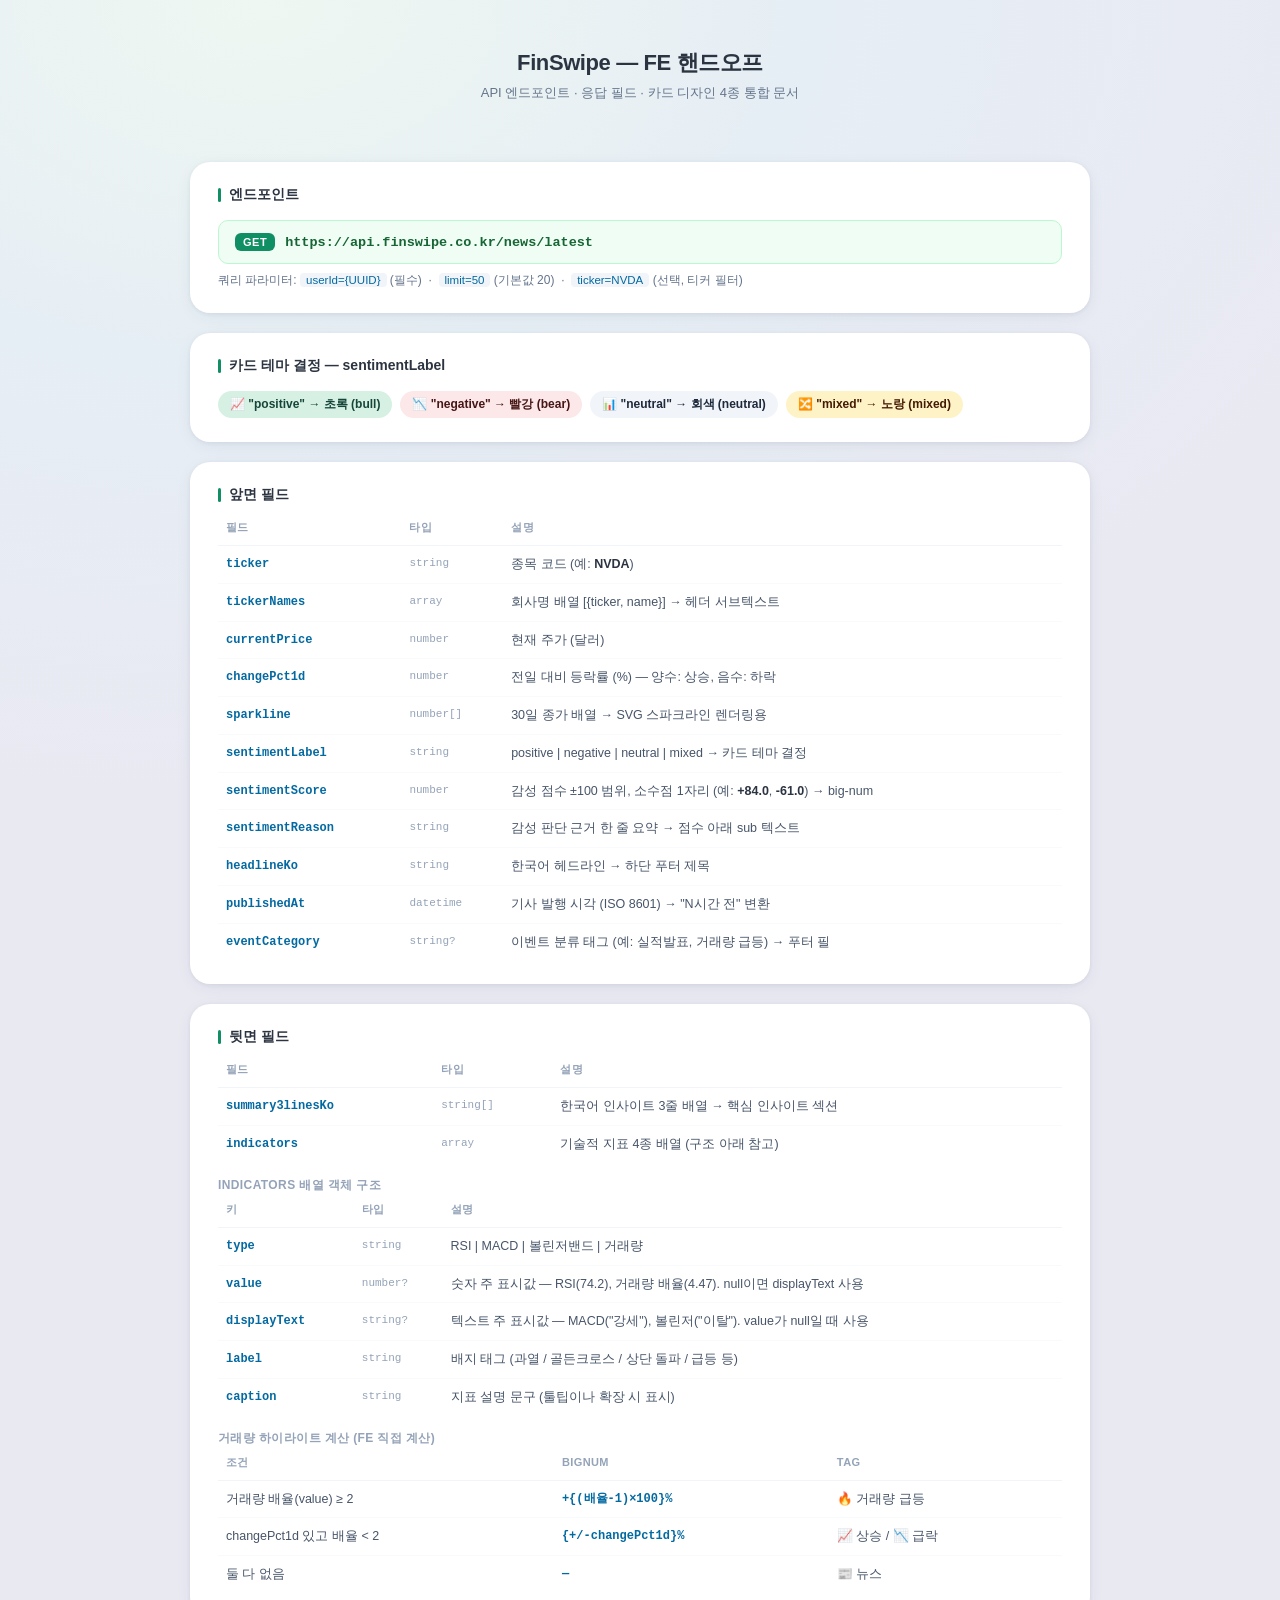
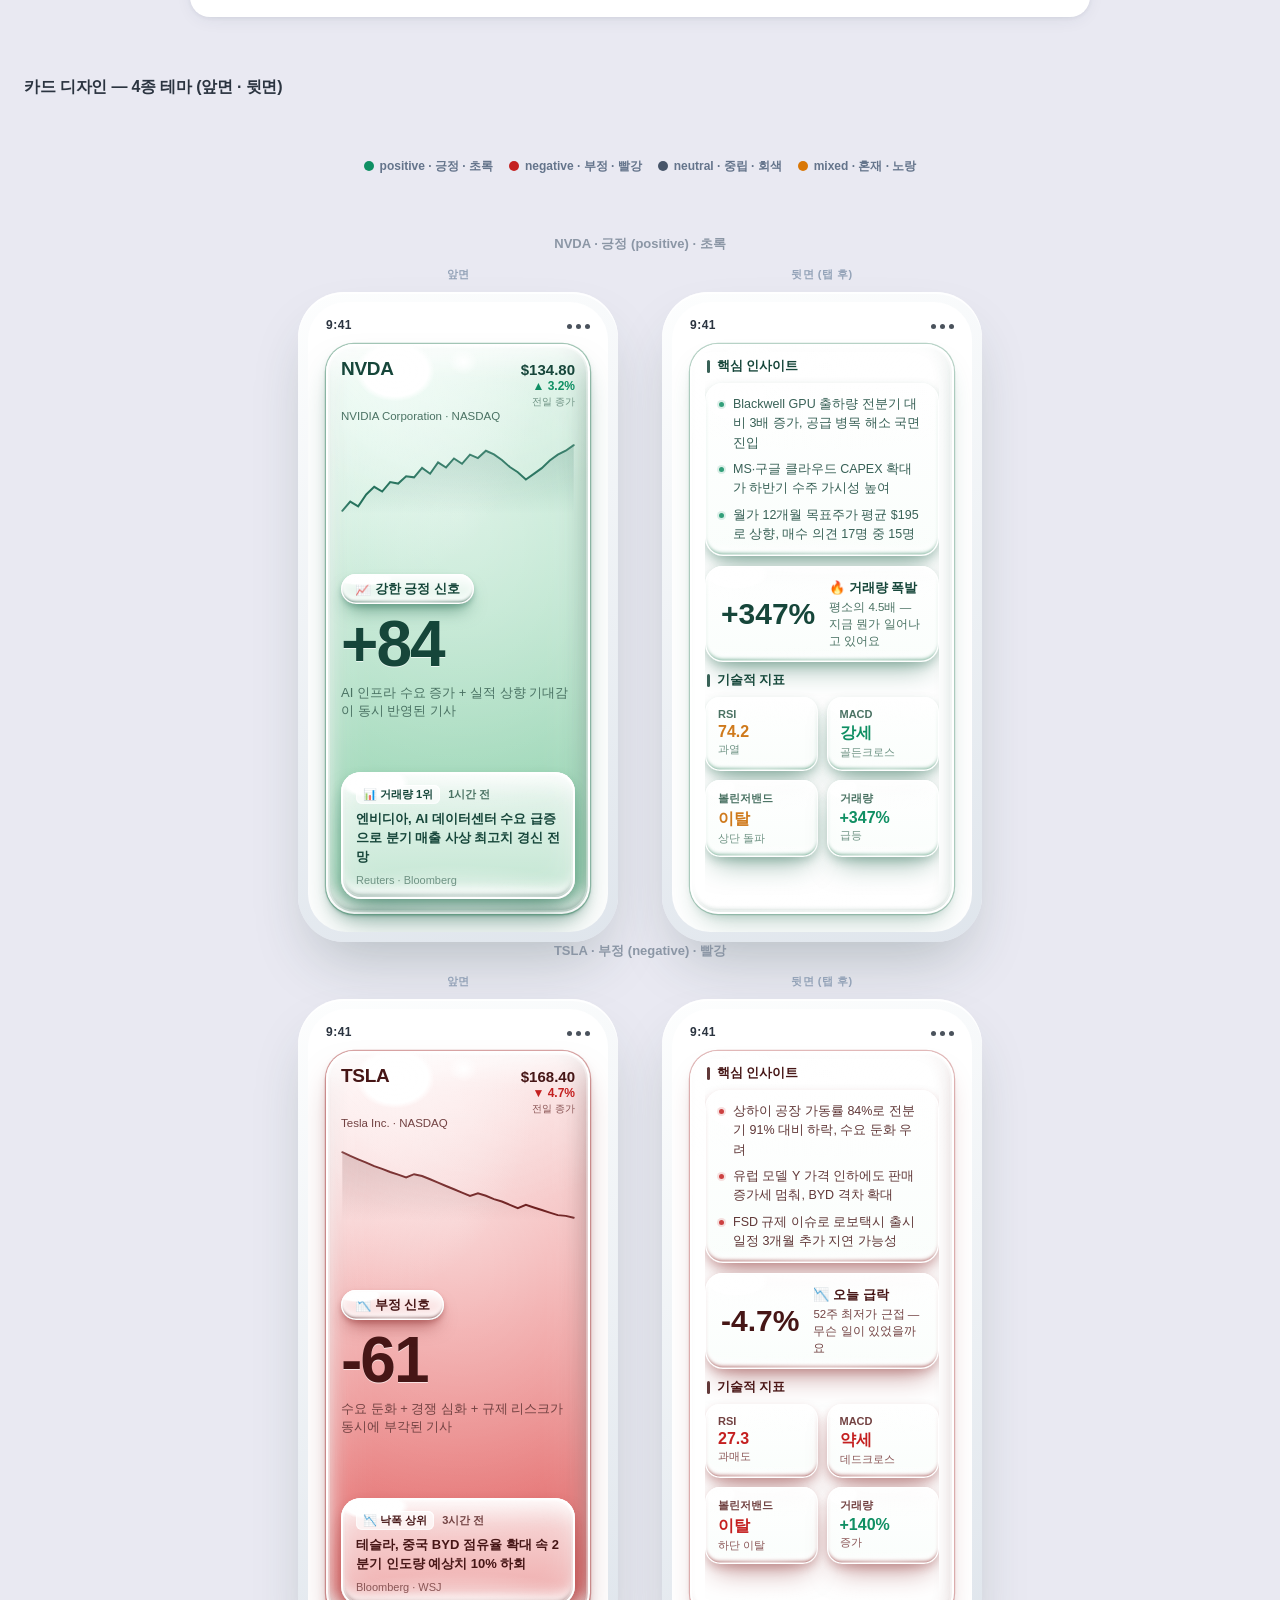
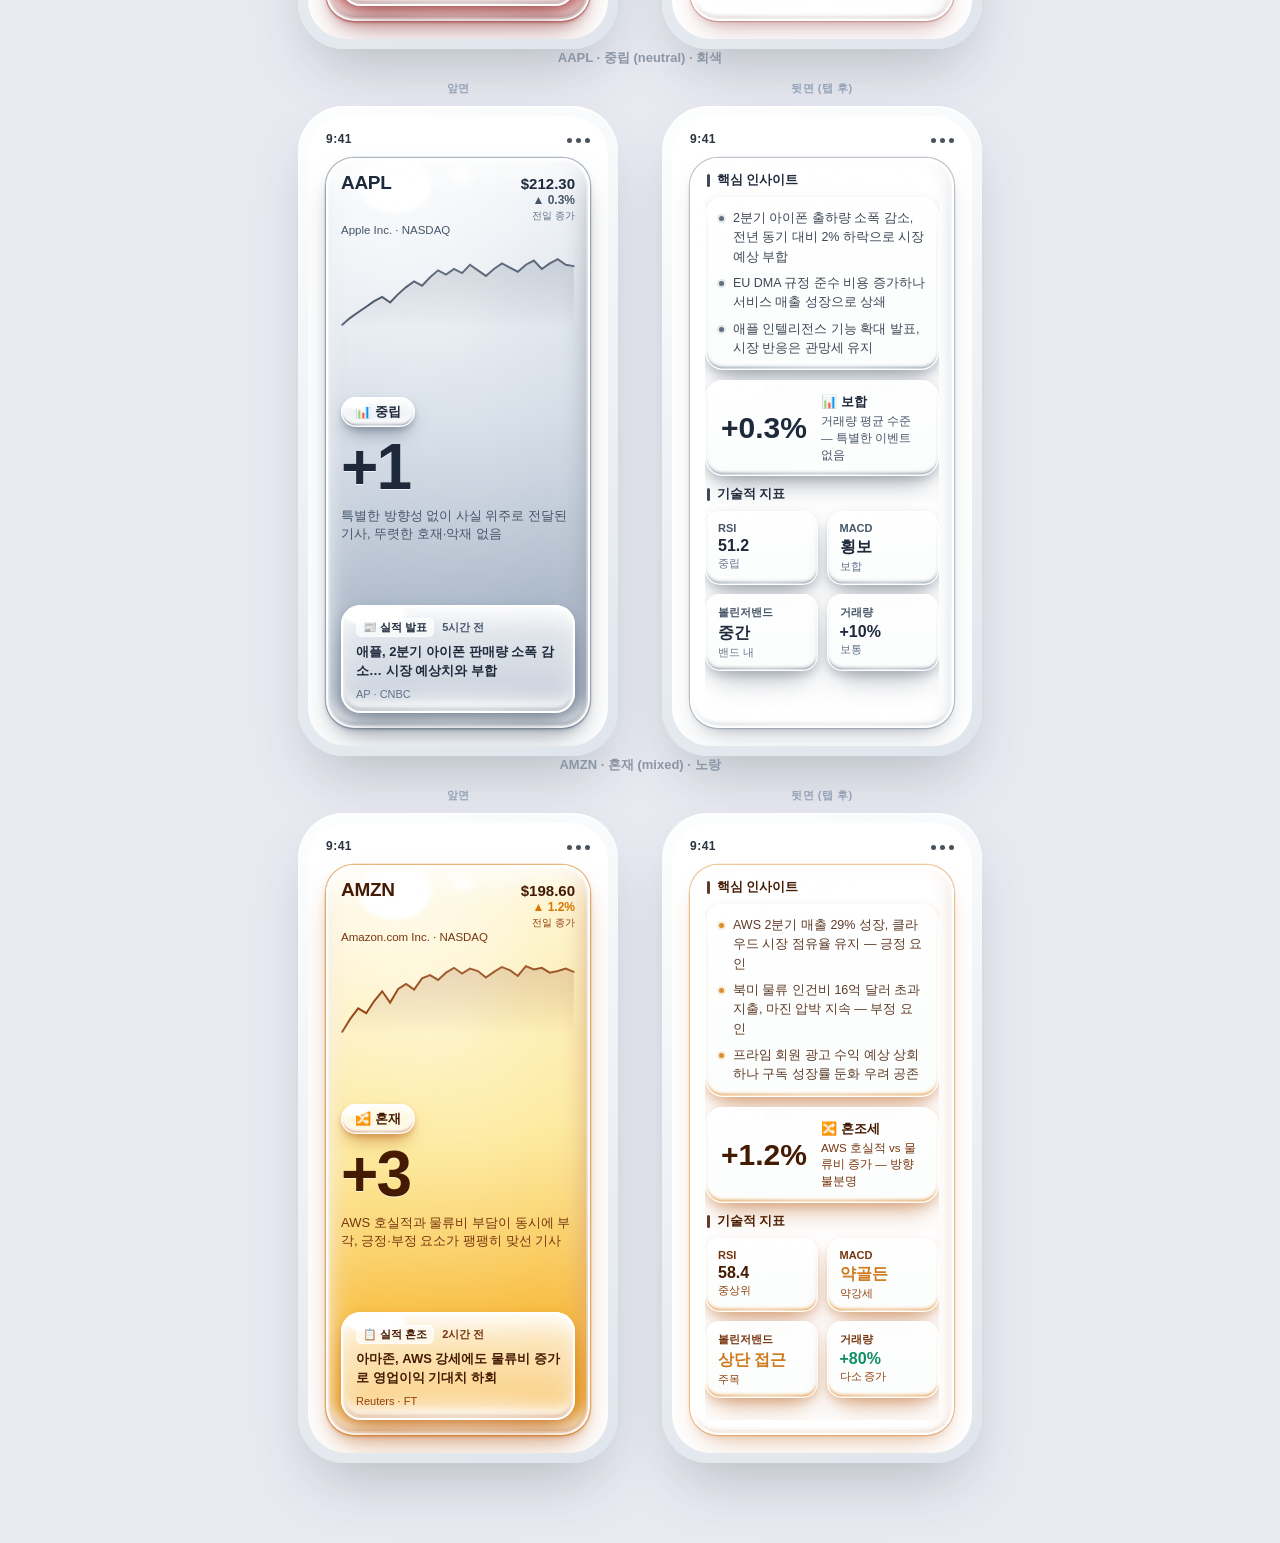
<file: docs/card-indicator-preview.html>
<!DOCTYPE html>
<html lang="ko">
<head>
<meta charset="UTF-8">
<meta name="viewport" content="width=device-width, initial-scale=1.0">
<title>FinSwipe — FE 핸드오프</title>
<style>
* { margin:0; padding:0; box-sizing:border-box; font-family:-apple-system,'Pretendard','Apple SD Gothic Neo',sans-serif; }

/* ── API 스펙 섹션 ── */
.spec-wrap { width:100%; max-width:900px; display:flex; flex-direction:column; gap:20px; }
.spec-card { background:#ffffff; border-radius:20px; padding:24px 28px; box-shadow:0 4px 20px -6px rgba(40,60,80,.12),0 1px 4px rgba(40,60,80,.07); }
.spec-card h2 { font-size:14px; font-weight:700; color:#2b3440; margin-bottom:16px; display:flex; align-items:center; gap:8px; }
.spec-card h2::before { content:""; display:inline-block; width:3px; height:14px; border-radius:2px; background:#0f8f63; }
.endpoint { display:flex; align-items:center; gap:10px; background:#f0fdf4; border:1px solid #bbf7d0; border-radius:10px; padding:12px 16px; }
.method { font-size:11px; font-weight:800; color:#fff; background:#0f8f63; padding:3px 8px; border-radius:6px; letter-spacing:.5px; }
.url { font-size:13.5px; font-weight:600; color:#166534; font-family:'Menlo','Consolas',monospace; }
.param-note { margin-top:8px; font-size:12px; color:#64748b; }
.param-note code { background:#f1f5f9; padding:1px 6px; border-radius:4px; font-size:11.5px; color:#0369a1; }

.field-table { width:100%; border-collapse:collapse; font-size:12.5px; }
.field-table thead th { text-align:left; font-size:11px; font-weight:700; color:#94a3b8; letter-spacing:.4px; text-transform:uppercase; padding:0 8px 10px; border-bottom:1.5px solid #f1f5f9; }
.field-table tbody td { padding:9px 8px; border-bottom:1px solid #f8fafc; vertical-align:top; line-height:1.5; }
.field-table tbody tr:last-child td { border-bottom:none; }
.field-name { font-family:'Menlo','Consolas',monospace; font-size:12px; font-weight:600; color:#0369a1; white-space:nowrap; }
.field-type { font-size:11px; color:#94a3b8; font-family:'Menlo','Consolas',monospace; white-space:nowrap; }
.field-desc { color:#475569; }
.field-desc b { color:#2b3440; font-weight:600; }
.theme-row { display:flex; gap:8px; flex-wrap:wrap; margin-top:10px; }
.theme-chip { display:inline-flex; align-items:center; gap:6px; padding:5px 12px; border-radius:999px; font-size:12px; font-weight:700; }
.chip-green  { background:#d6f1e3; color:#16463a; }
.chip-red    { background:#fce8e8; color:#461616; }
.chip-gray   { background:#f1f5f9; color:#1e293b; }
.chip-yellow { background:#fef3c7; color:#451a03; }
.divider { height:1px; background:#f1f5f9; margin:28px 0; }

/* ── 4종 테마 변수 ── */
.bull    { --card: radial-gradient(120% 90% at 18% -6%,#f2fdf8 0%,transparent 55%), radial-gradient(150% 85% at 50% 30%,rgba(255,255,255,.38) 0%,transparent 62%), linear-gradient(172deg,#d6f1e3 0%,#b7e3cb 48%,#8fd0ac 100%); --ink:#16463a; --soft:#4a7263; --faint:#6f9384; --acc:#0f8f63; --ring:rgba(78,146,116,.5); }
.bear    { --card: radial-gradient(120% 90% at 18% -6%,#fff5f5 0%,transparent 55%), radial-gradient(150% 85% at 50% 30%,rgba(255,255,255,.38) 0%,transparent 62%), linear-gradient(172deg,#fce8e8 0%,#f0a0a0 48%,#e06060 100%); --ink:#461616; --soft:#724242; --faint:#8a5555; --acc:#c42020; --ring:rgba(180,80,80,.5); }
.neutral { --card: radial-gradient(120% 90% at 18% -6%,#f8fafc 0%,transparent 55%), radial-gradient(150% 85% at 50% 30%,rgba(255,255,255,.38) 0%,transparent 62%), linear-gradient(172deg,#f1f5f9 0%,#cbd5e1 48%,#94a3b8 100%); --ink:#1e293b; --soft:#475569; --faint:#64748b; --acc:#475569; --ring:rgba(100,116,139,.5); }
.mixed   { --card: radial-gradient(120% 90% at 18% -6%,#fffbeb 0%,transparent 55%), radial-gradient(150% 85% at 50% 30%,rgba(255,255,255,.38) 0%,transparent 62%), linear-gradient(172deg,#fef3c7 0%,#fde68a 48%,#f59e0b 100%); --ink:#451a03; --soft:#78350f; --faint:#92400e; --acc:#d97706; --ring:rgba(217,119,6,.5); }

body { min-height:100vh; background:radial-gradient(1200px 800px at 20% 0%,#eef7f1 0%,#e6eef5 45%,#e9e9f2 100%); display:flex; flex-direction:column; align-items:center; padding:48px 24px 80px; gap:60px; }
.page-title { text-align:center; }
.page-title h1 { font-size:22px; font-weight:800; color:#2b3440; letter-spacing:-.4px; }
.page-title p { margin-top:6px; font-size:13px; color:#64748b; }
.section-heading { font-size:16px; font-weight:700; color:#2b3440; letter-spacing:-.2px; align-self:flex-start; max-width:900px; width:100%; }
.legend { display:flex; gap:16px; flex-wrap:wrap; justify-content:center; }
.legend-item { display:flex; align-items:center; gap:6px; font-size:12px; font-weight:600; color:#64748b; }
.legend-dot { width:10px; height:10px; border-radius:50%; }
.set { display:flex; flex-direction:column; align-items:center; gap:14px; }
.set-label { font-size:13px; font-weight:600; color:#8b96a5; }
.pair { display:flex; gap:44px; flex-wrap:wrap; justify-content:center; }
.col { display:flex; flex-direction:column; align-items:center; gap:10px; }
.col-label { font-size:11px; font-weight:700; color:#94a3b8; letter-spacing:.5px; text-transform:uppercase; }

.phone { width:320px; height:650px; border-radius:46px; padding:10px; background:linear-gradient(160deg,#fdfefe,#dfe5ec); box-shadow:0 30px 60px -18px rgba(40,70,60,.28),inset 0 2px 0 rgba(255,255,255,.9); }
.screen { width:100%; height:100%; border-radius:38px; overflow:hidden; position:relative; background:#ffffff; }
.inner { position:relative; z-index:2; height:100%; display:flex; flex-direction:column; padding:16px 18px 18px; }
.status { font-size:12px; font-weight:600; letter-spacing:.5px; display:flex; justify-content:space-between; align-items:center; margin-bottom:12px; color:#2b3440; flex-shrink:0; }
.dots span { display:inline-block; width:5px; height:5px; border-radius:50%; margin-left:4px; background:currentColor; opacity:.85; }

/* ── 앞면 ── */
.front-card { position:relative; flex:1; border-radius:28px; overflow:hidden; display:flex; flex-direction:column; padding:14px 15px 15px; background:var(--card); }
.bull .front-card    { box-shadow:0 0 0 1.2px rgba(78,146,116,.5),0 18px 34px -12px rgba(30,100,75,.5),0 6px 12px -4px rgba(30,100,75,.3),0 2px 3px rgba(30,100,75,.28); }
.bear .front-card    { box-shadow:0 0 0 1.2px rgba(180,80,80,.5),0 18px 34px -12px rgba(130,30,30,.5),0 6px 12px -4px rgba(130,30,30,.3),0 2px 3px rgba(130,30,30,.28); }
.neutral .front-card { box-shadow:0 0 0 1.2px rgba(100,116,139,.5),0 18px 34px -12px rgba(71,85,105,.5),0 6px 12px -4px rgba(71,85,105,.3),0 2px 3px rgba(71,85,105,.28); }
.mixed   .front-card { box-shadow:0 0 0 1.2px rgba(217,119,6,.5), 0 18px 34px -12px rgba(180,83,9,.5), 0 6px 12px -4px rgba(180,83,9,.3), 0 2px 3px rgba(180,83,9,.28); }

.bull .front-card::before    { content:""; position:absolute; inset:0; border-radius:inherit; pointer-events:none; z-index:4; box-shadow:inset 0 0 0 2.2px rgba(255,255,255,1),inset 0 0 0 4px rgba(255,255,255,.35),inset 0 24px 32px -14px rgba(255,255,255,1),inset 12px 0 22px -13px rgba(255,255,255,.9),inset 0 -5px 6px -1px rgba(34,90,68,.78),inset 0 -22px 20px -12px rgba(255,255,255,1),inset -16px 0 24px -14px rgba(34,90,68,.55),inset 16px -30px 30px -26px rgba(34,90,68,.3),inset 0 0 52px rgba(255,255,255,.34); }
.bear .front-card::before    { content:""; position:absolute; inset:0; border-radius:inherit; pointer-events:none; z-index:4; box-shadow:inset 0 0 0 2.2px rgba(255,255,255,1),inset 0 0 0 4px rgba(255,255,255,.35),inset 0 24px 32px -14px rgba(255,255,255,1),inset 12px 0 22px -13px rgba(255,255,255,.9),inset 0 -5px 6px -1px rgba(90,28,28,.78),inset 0 -22px 20px -12px rgba(255,255,255,1),inset -16px 0 24px -14px rgba(90,28,28,.55),inset 16px -30px 30px -26px rgba(90,28,28,.3),inset 0 0 52px rgba(255,255,255,.34); }
.neutral .front-card::before { content:""; position:absolute; inset:0; border-radius:inherit; pointer-events:none; z-index:4; box-shadow:inset 0 0 0 2.2px rgba(255,255,255,1),inset 0 0 0 4px rgba(255,255,255,.35),inset 0 24px 32px -14px rgba(255,255,255,1),inset 12px 0 22px -13px rgba(255,255,255,.9),inset 0 -5px 6px -1px rgba(71,85,105,.78),inset 0 -22px 20px -12px rgba(255,255,255,1),inset -16px 0 24px -14px rgba(71,85,105,.55),inset 16px -30px 30px -26px rgba(71,85,105,.3),inset 0 0 52px rgba(255,255,255,.34); }
.mixed   .front-card::before { content:""; position:absolute; inset:0; border-radius:inherit; pointer-events:none; z-index:4; box-shadow:inset 0 0 0 2.2px rgba(255,255,255,1),inset 0 0 0 4px rgba(255,255,255,.35),inset 0 24px 32px -14px rgba(255,255,255,1),inset 12px 0 22px -13px rgba(255,255,255,.9),inset 0 -5px 6px -1px rgba(180,83,9,.78),inset 0 -22px 20px -12px rgba(255,255,255,1),inset -16px 0 24px -14px rgba(180,83,9,.55),inset 16px -30px 30px -26px rgba(180,83,9,.3),inset 0 0 52px rgba(255,255,255,.34); }
.front-card::after { content:""; position:absolute; inset:1.4px; border-radius:27px; pointer-events:none; z-index:4; background:radial-gradient(24% 8.5% at 26% 4.6%,rgba(255,255,255,1) 0%,rgba(255,255,255,.98) 52%,rgba(255,255,255,0) 63%),radial-gradient(8% 3.2% at 52% 3%,rgba(255,255,255,.95) 0%,rgba(255,255,255,0) 70%),radial-gradient(135% 62% at 50% -10%,rgba(255,255,255,.5) 0%,rgba(255,255,255,.14) 48%,transparent 65%),radial-gradient(88% 13% at 50% 101%,rgba(255,255,255,.55) 0%,rgba(255,255,255,.18) 55%,transparent 72%); }

.fhead { position:relative; z-index:6; display:flex; flex-direction:column; gap:2px; }
.f-row1 { display:flex; justify-content:space-between; align-items:baseline; }
.f-tick { font-size:19px; font-weight:800; color:var(--ink); letter-spacing:-.3px; }
.f-price { font-size:15px; font-weight:800; color:var(--ink); text-align:right; line-height:1.3; }
.f-price .chg { display:block; font-size:12px; font-weight:600; color:var(--acc); }
.f-price .lbl { display:block; font-size:10px; font-weight:500; color:var(--faint); }
.fsub { font-size:11.5px; font-weight:500; color:var(--soft); }

.chart-area { margin:12px -2px 0; height:88px; position:relative; z-index:2; }
.chart-area svg { width:100%; height:100%; overflow:visible; }

.front-body { position:relative; z-index:6; flex:1; display:flex; flex-direction:column; justify-content:center; align-items:flex-start; gap:8px; }

.bull .tag    { color:#16463a; box-shadow:inset 0 0 0 1.4px rgba(255,255,255,1),inset 0 10px 12px -5px rgba(255,255,255,1),inset 0 -3px 3px -.5px rgba(34,90,68,.75),inset 0 -11px 10px -5px rgba(255,255,255,1),0 11px 18px -6px rgba(30,100,75,.55),0 3px 5px rgba(30,100,75,.28); }
.bear .tag    { color:#461616; box-shadow:inset 0 0 0 1.4px rgba(255,255,255,1),inset 0 10px 12px -5px rgba(255,255,255,1),inset 0 -3px 3px -.5px rgba(90,28,28,.75),inset 0 -11px 10px -5px rgba(255,255,255,1),0 11px 18px -6px rgba(130,30,30,.55),0 3px 5px rgba(130,30,30,.28); }
.neutral .tag { color:#1e293b; box-shadow:inset 0 0 0 1.4px rgba(255,255,255,1),inset 0 10px 12px -5px rgba(255,255,255,1),inset 0 -3px 3px -.5px rgba(71,85,105,.75),inset 0 -11px 10px -5px rgba(255,255,255,1),0 11px 18px -6px rgba(71,85,105,.55),0 3px 5px rgba(71,85,105,.28); }
.mixed   .tag { color:#451a03; box-shadow:inset 0 0 0 1.4px rgba(255,255,255,1),inset 0 10px 12px -5px rgba(255,255,255,1),inset 0 -3px 3px -.5px rgba(180,83,9,.75),inset 0 -11px 10px -5px rgba(255,255,255,1),0 11px 18px -6px rgba(180,83,9,.55),0 3px 5px rgba(180,83,9,.28); }
.tag { position:relative; display:inline-flex; align-items:center; gap:6px; font-size:13px; font-weight:700; background:linear-gradient(180deg,rgba(255,255,255,.78),rgba(255,255,255,.46)); padding:6px 14px; border-radius:999px; }
.tag::before { content:""; position:absolute; inset:1.1px; border-radius:999px; pointer-events:none; background:radial-gradient(36% 42% at 17% 12%,rgba(255,255,255,1) 0%,rgba(255,255,255,.98) 50%,rgba(255,255,255,0) 62%),radial-gradient(80% 38% at 50% 104%,rgba(255,255,255,.55) 0%,transparent 70%); }

.big-num { font-size:64px; font-weight:800; line-height:1; letter-spacing:-2px; white-space:nowrap; color:var(--ink); text-shadow:0 1px 0 rgba(255,255,255,.65); }
.sub { font-size:13px; font-weight:500; color:var(--soft); }

.bull .front-foot    { box-shadow:inset 0 0 0 2px rgba(255,255,255,1),inset 0 0 0 3.6px rgba(255,255,255,.35),inset 0 18px 22px -11px rgba(255,255,255,1),inset 0 -4.5px 5px -1px rgba(34,90,68,.75),inset 0 -18px 15px -10px rgba(255,255,255,1),inset 0 0 34px rgba(255,255,255,.32),0 18px 30px -11px rgba(30,100,75,.55),0 5px 10px rgba(30,100,75,.25); }
.bear .front-foot    { box-shadow:inset 0 0 0 2px rgba(255,255,255,1),inset 0 0 0 3.6px rgba(255,255,255,.35),inset 0 18px 22px -11px rgba(255,255,255,1),inset 0 -4.5px 5px -1px rgba(90,28,28,.75),inset 0 -18px 15px -10px rgba(255,255,255,1),inset 0 0 34px rgba(255,255,255,.32),0 18px 30px -11px rgba(130,30,30,.55),0 5px 10px rgba(130,30,30,.25); }
.neutral .front-foot { box-shadow:inset 0 0 0 2px rgba(255,255,255,1),inset 0 0 0 3.6px rgba(255,255,255,.35),inset 0 18px 22px -11px rgba(255,255,255,1),inset 0 -4.5px 5px -1px rgba(71,85,105,.75),inset 0 -18px 15px -10px rgba(255,255,255,1),inset 0 0 34px rgba(255,255,255,.32),0 18px 30px -11px rgba(71,85,105,.55),0 5px 10px rgba(71,85,105,.25); }
.mixed   .front-foot { box-shadow:inset 0 0 0 2px rgba(255,255,255,1),inset 0 0 0 3.6px rgba(255,255,255,.35),inset 0 18px 22px -11px rgba(255,255,255,1),inset 0 -4.5px 5px -1px rgba(180,83,9,.75),inset 0 -18px 15px -10px rgba(255,255,255,1),inset 0 0 34px rgba(255,255,255,.32),0 18px 30px -11px rgba(180,83,9,.55),0 5px 10px rgba(180,83,9,.25); }
.front-foot { position:relative; z-index:6; margin-top:auto; background:linear-gradient(180deg,rgba(255,255,255,.74),rgba(255,255,255,.42)); border-radius:20px; padding:13px 15px; }
.front-foot::before { content:""; position:absolute; inset:1.3px; border-radius:19px; pointer-events:none; background:radial-gradient(24% 21% at 14% 7%,rgba(255,255,255,1) 0%,rgba(255,255,255,.98) 50%,rgba(255,255,255,0) 62%),radial-gradient(140% 90% at 50% -18%,rgba(255,255,255,.44) 0%,transparent 62%),radial-gradient(90% 22% at 50% 102%,rgba(255,255,255,.45) 0%,transparent 70%); }
.front-foot > * { position:relative; z-index:2; }
.foot-meta { font-size:11px; font-weight:600; color:var(--soft); margin-bottom:6px; display:flex; gap:8px; align-items:center; }
.foot-pill { background:rgba(255,255,255,.7); color:var(--ink); border-radius:6px; padding:2px 7px; box-shadow:inset 0 1px 0 #fff,inset 0 0 0 1px rgba(255,255,255,.6); }
.headline { font-size:13px; font-weight:700; color:var(--ink); line-height:1.45; }
.sources { margin-top:7px; font-size:11px; color:var(--faint); font-weight:500; }

/* ── 뒷면 ── */
.back-card { position:relative; flex:1; border-radius:28px; overflow:hidden; display:flex; flex-direction:column; padding:14px 15px 15px; background:#ffffff; }
.bull .back-card    { box-shadow:0 0 0 1.2px rgba(78,146,116,.4),0 16px 30px -12px rgba(30,100,75,.35),0 5px 10px -4px rgba(30,100,75,.2); }
.bear .back-card    { box-shadow:0 0 0 1.2px rgba(180,80,80,.4),0 16px 30px -12px rgba(130,30,30,.35),0 5px 10px -4px rgba(130,30,30,.2); }
.neutral .back-card { box-shadow:0 0 0 1.2px rgba(100,116,139,.4),0 16px 30px -12px rgba(71,85,105,.35),0 5px 10px -4px rgba(71,85,105,.2); }
.mixed   .back-card { box-shadow:0 0 0 1.2px rgba(217,119,6,.4), 0 16px 30px -12px rgba(180,83,9,.35), 0 5px 10px -4px rgba(180,83,9,.2); }

.bull .back-card::before    { content:""; position:absolute; inset:0; border-radius:inherit; pointer-events:none; z-index:4; box-shadow:inset 0 0 0 2.2px rgba(255,255,255,1),inset 0 0 0 4px rgba(255,255,255,.4),inset 0 20px 26px -14px rgba(255,255,255,.9),inset 12px 0 20px -13px rgba(255,255,255,.85),inset 0 -4px 5px -1px rgba(34,90,68,.45),inset 0 -18px 16px -10px rgba(255,255,255,.8),inset -12px 0 20px -13px rgba(34,90,68,.3),inset 0 0 40px rgba(255,255,255,.5); }
.bear .back-card::before    { content:""; position:absolute; inset:0; border-radius:inherit; pointer-events:none; z-index:4; box-shadow:inset 0 0 0 2.2px rgba(255,255,255,1),inset 0 0 0 4px rgba(255,255,255,.4),inset 0 20px 26px -14px rgba(255,255,255,.9),inset 12px 0 20px -13px rgba(255,255,255,.85),inset 0 -4px 5px -1px rgba(90,28,28,.45),inset 0 -18px 16px -10px rgba(255,255,255,.8),inset -12px 0 20px -13px rgba(90,28,28,.3),inset 0 0 40px rgba(255,255,255,.5); }
.neutral .back-card::before { content:""; position:absolute; inset:0; border-radius:inherit; pointer-events:none; z-index:4; box-shadow:inset 0 0 0 2.2px rgba(255,255,255,1),inset 0 0 0 4px rgba(255,255,255,.4),inset 0 20px 26px -14px rgba(255,255,255,.9),inset 12px 0 20px -13px rgba(255,255,255,.85),inset 0 -4px 5px -1px rgba(71,85,105,.45),inset 0 -18px 16px -10px rgba(255,255,255,.8),inset -12px 0 20px -13px rgba(71,85,105,.3),inset 0 0 40px rgba(255,255,255,.5); }
.mixed   .back-card::before { content:""; position:absolute; inset:0; border-radius:inherit; pointer-events:none; z-index:4; box-shadow:inset 0 0 0 2.2px rgba(255,255,255,1),inset 0 0 0 4px rgba(255,255,255,.4),inset 0 20px 26px -14px rgba(255,255,255,.9),inset 12px 0 20px -13px rgba(255,255,255,.85),inset 0 -4px 5px -1px rgba(180,83,9,.45),inset 0 -18px 16px -10px rgba(255,255,255,.8),inset -12px 0 20px -13px rgba(180,83,9,.3),inset 0 0 40px rgba(255,255,255,.5); }
.back-card::after { content:""; position:absolute; inset:1.4px; border-radius:27px; pointer-events:none; z-index:4; background:radial-gradient(20% 7% at 22% 3.5%,rgba(255,255,255,.95) 0%,rgba(255,255,255,.8) 45%,rgba(255,255,255,0) 62%),radial-gradient(7% 3% at 50% 2.5%,rgba(255,255,255,.85) 0%,rgba(255,255,255,0) 68%),radial-gradient(120% 55% at 50% -12%,rgba(255,255,255,.38) 0%,rgba(255,255,255,.1) 50%,transparent 68%),radial-gradient(80% 11% at 50% 102%,rgba(255,255,255,.45) 0%,transparent 70%); }

.back-scroll { position:relative; z-index:6; flex:1; overflow-y:auto; display:flex; flex-direction:column; gap:10px; }
.back-scroll::-webkit-scrollbar { width:2px; }
.back-scroll::-webkit-scrollbar-thumb { background:#e2e8f0; border-radius:2px; }

.bull .glass    { box-shadow:inset 0 0 0 1.4px rgba(255,255,255,1),inset 0 15px 18px -10px rgba(255,255,255,1),inset 0 -3.4px 3.5px -.5px rgba(95,160,132,.8),inset 0 -14px 12px -8px rgba(255,255,255,1),0 16px 28px -11px rgba(30,100,75,.5),0 4px 8px rgba(30,100,75,.22); }
.bear .glass    { box-shadow:inset 0 0 0 1.4px rgba(255,255,255,1),inset 0 15px 18px -10px rgba(255,255,255,1),inset 0 -3.4px 3.5px -.5px rgba(160,80,80,.8),inset 0 -14px 12px -8px rgba(255,255,255,1),0 16px 28px -11px rgba(130,30,30,.5),0 4px 8px rgba(130,30,30,.22); }
.neutral .glass { box-shadow:inset 0 0 0 1.4px rgba(255,255,255,1),inset 0 15px 18px -10px rgba(255,255,255,1),inset 0 -3.4px 3.5px -.5px rgba(100,116,139,.8),inset 0 -14px 12px -8px rgba(255,255,255,1),0 16px 28px -11px rgba(71,85,105,.5),0 4px 8px rgba(71,85,105,.22); }
.mixed   .glass { box-shadow:inset 0 0 0 1.4px rgba(255,255,255,1),inset 0 15px 18px -10px rgba(255,255,255,1),inset 0 -3.4px 3.5px -.5px rgba(217,119,6,.8),inset 0 -14px 12px -8px rgba(255,255,255,1),0 16px 28px -11px rgba(180,83,9,.5),0 4px 8px rgba(180,83,9,.22); }
.glass { position:relative; background:linear-gradient(180deg,rgba(255,255,255,.88),rgba(248,253,250,.72)); border-radius:18px; }
.glass::before { content:""; position:absolute; inset:1.2px; border-radius:17px; pointer-events:none; background:radial-gradient(22% 26% at 13% 7%,rgba(255,255,255,1) 0%,rgba(255,255,255,.98) 50%,rgba(255,255,255,0) 62%),radial-gradient(150% 95% at 50% -20%,rgba(255,255,255,.6) 0%,transparent 62%),radial-gradient(90% 24% at 50% 102%,rgba(255,255,255,.5) 0%,transparent 70%); }
.glass > * { position:relative; z-index:2; }

.sec-title { display:flex; align-items:center; gap:7px; font-size:12.5px; font-weight:700; color:var(--ink); margin:0 2px 8px; }
.sec-title::before { content:""; width:3px; height:13px; border-radius:2px; background:var(--ink); opacity:.85; }

.insights { padding:12px 14px; }
.insights li { list-style:none; position:relative; padding-left:14px; font-size:12.5px; line-height:1.55; color:var(--ink); font-weight:500; opacity:.85; }
.insights li+li { margin-top:7px; }
.bull .insights li::before    { content:""; position:absolute; left:0; top:7px; width:5px; height:5px; border-radius:50%; background:#0f8f63; box-shadow:0 0 0 2px rgba(15,143,99,.16); }
.bear .insights li::before    { content:""; position:absolute; left:0; top:7px; width:5px; height:5px; border-radius:50%; background:#c42020; box-shadow:0 0 0 2px rgba(196,32,32,.16); }
.neutral .insights li::before { content:""; position:absolute; left:0; top:7px; width:5px; height:5px; border-radius:50%; background:#475569; box-shadow:0 0 0 2px rgba(71,85,105,.16); }
.mixed   .insights li::before { content:""; position:absolute; left:0; top:7px; width:5px; height:5px; border-radius:50%; background:#d97706; box-shadow:0 0 0 2px rgba(217,119,6,.16); }

.score { display:flex; align-items:center; gap:14px; padding:13px 16px; }
.score-num { font-size:30px; font-weight:800; color:var(--ink); }
.score-txt b { display:block; font-size:13px; color:var(--ink); font-weight:700; margin-bottom:2px; }
.score-txt span { font-size:11.5px; color:var(--soft); line-height:1.45; display:block; }

.grid { display:grid; grid-template-columns:1fr 1fr; gap:9px; }
.metric { padding:11px 13px; border-radius:15px; }
.metric .k { font-size:11px; font-weight:600; color:var(--soft); white-space:nowrap; }
.metric .v { font-size:16px; font-weight:800; margin-top:3px; color:var(--ink); }
.metric .n { font-size:10.5px; font-weight:500; margin-top:2px; color:var(--faint); }
.warn .v { color:#cf7a1c; }
.good .v { color:#0f8f63; }
.neg .v  { color:#c42020; }
</style>
</head>
<body>

<div class="page-title">
  <h1>FinSwipe — FE 핸드오프</h1>
  <p>API 엔드포인트 · 응답 필드 · 카드 디자인 4종 통합 문서</p>
</div>

<!-- ── API 스펙 ── -->
<div class="spec-wrap">

  <div class="spec-card">
    <h2>엔드포인트</h2>
    <div class="endpoint">
      <span class="method">GET</span>
      <span class="url">https://api.finswipe.co.kr/news/latest</span>
    </div>
    <div class="param-note">
      쿼리 파라미터: <code>userId={UUID}</code> (필수) &nbsp;·&nbsp; <code>limit=50</code> (기본값 20) &nbsp;·&nbsp; <code>ticker=NVDA</code> (선택, 티커 필터)
    </div>
  </div>

  <div class="spec-card">
    <h2>카드 테마 결정 — sentimentLabel</h2>
    <div class="theme-row">
      <span class="theme-chip chip-green">📈 "positive" → 초록 (bull)</span>
      <span class="theme-chip chip-red">📉 "negative" → 빨강 (bear)</span>
      <span class="theme-chip chip-gray">📊 "neutral" → 회색 (neutral)</span>
      <span class="theme-chip chip-yellow">🔀 "mixed" → 노랑 (mixed)</span>
    </div>
  </div>

  <div class="spec-card">
    <h2>앞면 필드</h2>
    <table class="field-table">
      <thead><tr><th>필드</th><th>타입</th><th>설명</th></tr></thead>
      <tbody>
        <tr><td class="field-name">ticker</td><td class="field-type">string</td><td class="field-desc">종목 코드 (예: <b>NVDA</b>)</td></tr>
        <tr><td class="field-name">tickerNames</td><td class="field-type">array</td><td class="field-desc">회사명 배열 [{ticker, name}] → 헤더 서브텍스트</td></tr>
        <tr><td class="field-name">currentPrice</td><td class="field-type">number</td><td class="field-desc">현재 주가 (달러)</td></tr>
        <tr><td class="field-name">changePct1d</td><td class="field-type">number</td><td class="field-desc">전일 대비 등락률 (%) — 양수: 상승, 음수: 하락</td></tr>
        <tr><td class="field-name">sparkline</td><td class="field-type">number[]</td><td class="field-desc">30일 종가 배열 → SVG 스파크라인 렌더링용</td></tr>
        <tr><td class="field-name">sentimentLabel</td><td class="field-type">string</td><td class="field-desc">positive | negative | neutral | mixed → 카드 테마 결정</td></tr>
        <tr><td class="field-name">sentimentScore</td><td class="field-type">number</td><td class="field-desc">감성 점수 ±100 범위, 소수점 1자리 (예: <b>+84.0</b>, <b>-61.0</b>) → big-num</td></tr>
        <tr><td class="field-name">sentimentReason</td><td class="field-type">string</td><td class="field-desc">감성 판단 근거 한 줄 요약 → 점수 아래 sub 텍스트</td></tr>
        <tr><td class="field-name">headlineKo</td><td class="field-type">string</td><td class="field-desc">한국어 헤드라인 → 하단 푸터 제목</td></tr>
        <tr><td class="field-name">publishedAt</td><td class="field-type">datetime</td><td class="field-desc">기사 발행 시각 (ISO 8601) → "N시간 전" 변환</td></tr>
        <tr><td class="field-name">eventCategory</td><td class="field-type">string?</td><td class="field-desc">이벤트 분류 태그 (예: 실적발표, 거래량 급등) → 푸터 필</td></tr>
      </tbody>
    </table>
  </div>

  <div class="spec-card">
    <h2>뒷면 필드</h2>
    <table class="field-table">
      <thead><tr><th>필드</th><th>타입</th><th>설명</th></tr></thead>
      <tbody>
        <tr><td class="field-name">summary3linesKo</td><td class="field-type">string[]</td><td class="field-desc">한국어 인사이트 3줄 배열 → 핵심 인사이트 섹션</td></tr>
        <tr><td class="field-name">indicators</td><td class="field-type">array</td><td class="field-desc">기술적 지표 4종 배열 (구조 아래 참고)</td></tr>
      </tbody>
    </table>
    <div style="margin-top:14px;font-size:12px;font-weight:700;color:#94a3b8;letter-spacing:.4px;text-transform:uppercase;margin-bottom:8px;">indicators 배열 객체 구조</div>
    <table class="field-table">
      <thead><tr><th>키</th><th>타입</th><th>설명</th></tr></thead>
      <tbody>
        <tr><td class="field-name">type</td><td class="field-type">string</td><td class="field-desc">RSI | MACD | 볼린저밴드 | 거래량</td></tr>
        <tr><td class="field-name">value</td><td class="field-type">number?</td><td class="field-desc">숫자 주 표시값 — RSI(74.2), 거래량 배율(4.47). null이면 displayText 사용</td></tr>
        <tr><td class="field-name">displayText</td><td class="field-type">string?</td><td class="field-desc">텍스트 주 표시값 — MACD("강세"), 볼린저("이탈"). value가 null일 때 사용</td></tr>
        <tr><td class="field-name">label</td><td class="field-type">string</td><td class="field-desc">배지 태그 (과열 / 골든크로스 / 상단 돌파 / 급등 등)</td></tr>
        <tr><td class="field-name">caption</td><td class="field-type">string</td><td class="field-desc">지표 설명 문구 (툴팁이나 확장 시 표시)</td></tr>
      </tbody>
    </table>
    <div style="margin-top:14px;font-size:12px;font-weight:700;color:#94a3b8;letter-spacing:.4px;text-transform:uppercase;margin-bottom:8px;">거래량 하이라이트 계산 (FE 직접 계산)</div>
    <table class="field-table">
      <thead><tr><th>조건</th><th>bigNum</th><th>tag</th></tr></thead>
      <tbody>
        <tr><td class="field-desc">거래량 배율(value) ≥ 2</td><td class="field-name">+{(배율-1)×100}%</td><td class="field-desc">🔥 거래량 급등</td></tr>
        <tr><td class="field-desc">changePct1d 있고 배율 &lt; 2</td><td class="field-name">{+/-changePct1d}%</td><td class="field-desc">📈 상승 / 📉 급락</td></tr>
        <tr><td class="field-desc">둘 다 없음</td><td class="field-name">—</td><td class="field-desc">📰 뉴스</td></tr>
      </tbody>
    </table>
  </div>

</div>

<!-- ── 카드 디자인 ── -->
<div class="section-heading">카드 디자인 — 4종 테마 (앞면 · 뒷면)</div>
<div class="legend">
  <span class="legend-item"><span class="legend-dot" style="background:#0f8f63"></span> positive · 긍정 · 초록</span>
  <span class="legend-item"><span class="legend-dot" style="background:#c42020"></span> negative · 부정 · 빨강</span>
  <span class="legend-item"><span class="legend-dot" style="background:#475569"></span> neutral · 중립 · 회색</span>
  <span class="legend-item"><span class="legend-dot" style="background:#d97706"></span> mixed · 혼재 · 노랑</span>
</div>
<div id="root"></div>

<script>
const CARDS = [
  {
    theme: 'bull', sentimentLabel: 'positive',
    setLabel: 'NVDA · 긍정 (positive) · 초록',
    ticker: 'NVDA', company: 'NVIDIA Corporation · NASDAQ',
    currentPrice: 134.80, changePct1d: 3.2,
    sparkline: [104.2,108.5,106.3,111.8,115.4,113.2,117.6,116.9,120.3,119.8,124.2,121.5,126.8,124.4,128.6,126.1,130.4,128.8,132.2,130.5,127.9,124.6,122.2,118.8,121.4,124.1,127.7,130.4,132.2,134.8],
    highlight: { tag:'🔥 거래량 폭발', bigNum:'+347%', sub:'평소의 4.5배 — 지금 뭔가 일어나고 있어요' },
    indicators: [
      { type:'RSI',       value:74.2, displayText:null,   label:'과열',      caption:'RSI 74.2 — 단기 과매수 구간이에요.',   cls:'warn' },
      { type:'MACD',      value:null, displayText:'강세', label:'골든크로스', caption:'시그널선을 상향 돌파, 상승 모멘텀 강화.',  cls:'good' },
      { type:'볼린저밴드', value:null, displayText:'이탈', label:'상단 돌파', caption:'상단 밴드를 벗어나 변동성이 커졌어요.',   cls:'warn' },
      { type:'거래량',    value:4.47, displayText:null,   label:'급등',      caption:'평소의 약 4.5배, 매수세가 몰렸어요.',   cls:'good' }
    ],
    summary3linesKo: [
      'Blackwell GPU 출하량 전분기 대비 3배 증가, 공급 병목 해소 국면 진입',
      'MS·구글 클라우드 CAPEX 확대가 하반기 수주 가시성 높여',
      '월가 12개월 목표주가 평균 $195로 상향, 매수 의견 17명 중 15명'
    ],
    sentimentScore: 84.0, sentimentEmoji: '📈', sentimentText: '강한 긍정 신호',
    sentimentReason: 'AI 인프라 수요 증가 + 실적 상향 기대감이 동시 반영된 기사',
    headlineKo: '엔비디아, AI 데이터센터 수요 급증으로 분기 매출 사상 최고치 경신 전망',
    publishedRelative: '1시간 전', eventPill: '📊 거래량 1위', sources: 'Reuters · Bloomberg'
  },
  {
    theme: 'bear', sentimentLabel: 'negative',
    setLabel: 'TSLA · 부정 (negative) · 빨강',
    ticker: 'TSLA', company: 'Tesla Inc. · NASDAQ',
    currentPrice: 168.40, changePct1d: -4.7,
    sparkline: [234.4,230.6,227.1,223.8,220.3,217.6,214.4,211.8,209.1,212.3,210.5,207.2,203.8,200.4,197.1,193.8,190.4,193.1,190.6,187.2,184.8,181.4,178.1,181.5,178.8,176.2,173.6,171.1,170.4,168.4],
    highlight: { tag:'📉 오늘 급락', bigNum:'-4.7%', sub:'52주 최저가 근접 — 무슨 일이 있었을까요' },
    indicators: [
      { type:'RSI',       value:27.3, displayText:null,   label:'과매도',    caption:'RSI 27.3 — 저점 매수 관심 구간이에요.',   cls:'neg' },
      { type:'MACD',      value:null, displayText:'약세', label:'데드크로스', caption:'시그널선을 하향 돌파, 하락 압력 증가.',    cls:'neg' },
      { type:'볼린저밴드', value:null, displayText:'이탈', label:'하단 이탈', caption:'하단 밴드를 벗어나 과매도 가능성이 있어요.', cls:'neg' },
      { type:'거래량',    value:2.4,  displayText:null,   label:'증가',      caption:'평소의 약 2.4배, 거래가 활발해요.',       cls:'good' }
    ],
    summary3linesKo: [
      '상하이 공장 가동률 84%로 전분기 91% 대비 하락, 수요 둔화 우려',
      '유럽 모델 Y 가격 인하에도 판매 증가세 멈춰, BYD 격차 확대',
      'FSD 규제 이슈로 로보택시 출시 일정 3개월 추가 지연 가능성'
    ],
    sentimentScore: -61.0, sentimentEmoji: '📉', sentimentText: '부정 신호',
    sentimentReason: '수요 둔화 + 경쟁 심화 + 규제 리스크가 동시에 부각된 기사',
    headlineKo: '테슬라, 중국 BYD 점유율 확대 속 2분기 인도량 예상치 10% 하회',
    publishedRelative: '3시간 전', eventPill: '📉 낙폭 상위', sources: 'Bloomberg · WSJ'
  },
  {
    theme: 'neutral', sentimentLabel: 'neutral',
    setLabel: 'AAPL · 중립 (neutral) · 회색',
    ticker: 'AAPL', company: 'Apple Inc. · NASDAQ',
    currentPrice: 212.30, changePct1d: 0.3,
    sparkline: [208.1,208.6,209.0,209.4,209.8,210.1,209.7,210.3,210.8,211.2,210.9,211.5,212.0,211.7,212.1,211.8,212.4,212.0,211.6,212.1,212.5,212.2,211.9,212.4,212.7,212.1,212.5,212.8,212.4,212.3],
    highlight: { tag:'📊 보합', bigNum:'+0.3%', sub:'거래량 평균 수준 — 특별한 이벤트 없음' },
    indicators: [
      { type:'RSI',       value:51.2, displayText:null,    label:'중립',    caption:'RSI 51.2 — 과매수·과매도 어느 쪽도 아닌 균형 구간이에요.', cls:'' },
      { type:'MACD',      value:null, displayText:'횡보',  label:'보합',    caption:'시그널선과 거의 일치, 뚜렷한 방향성 없음.',                  cls:'' },
      { type:'볼린저밴드', value:null, displayText:'중간',  label:'밴드 내', caption:'중간 밴드 부근에서 움직이고 있어요.',                         cls:'' },
      { type:'거래량',    value:1.1,  displayText:null,    label:'보통',    caption:'평소와 비슷한 거래량, 이상 없음.',                            cls:'' }
    ],
    summary3linesKo: [
      '2분기 아이폰 출하량 소폭 감소, 전년 동기 대비 2% 하락으로 시장 예상 부합',
      'EU DMA 규정 준수 비용 증가하나 서비스 매출 성장으로 상쇄',
      '애플 인텔리전스 기능 확대 발표, 시장 반응은 관망세 유지'
    ],
    sentimentScore: 1.0, sentimentEmoji: '📊', sentimentText: '중립',
    sentimentReason: '특별한 방향성 없이 사실 위주로 전달된 기사, 뚜렷한 호재·악재 없음',
    headlineKo: '애플, 2분기 아이폰 판매량 소폭 감소… 시장 예상치와 부합',
    publishedRelative: '5시간 전', eventPill: '📰 실적 발표', sources: 'AP · CNBC'
  },
  {
    theme: 'mixed', sentimentLabel: 'mixed',
    setLabel: 'AMZN · 혼재 (mixed) · 노랑',
    ticker: 'AMZN', company: 'Amazon.com Inc. · NASDAQ',
    currentPrice: 198.60, changePct1d: 1.2,
    sparkline: [191.2,192.8,194.1,193.5,195.0,196.2,194.8,196.5,197.1,196.4,197.8,198.2,197.6,198.5,199.1,198.4,199.0,198.7,197.9,198.6,199.2,198.8,198.1,199.3,198.9,199.1,198.5,198.7,199.0,198.6],
    highlight: { tag:'🔀 혼조세', bigNum:'+1.2%', sub:'AWS 호실적 vs 물류비 증가 — 방향 불분명' },
    indicators: [
      { type:'RSI',       value:58.4, displayText:null,     label:'중상위',   caption:'RSI 58.4 — 다소 긍정적이나 과매수는 아닌 구간이에요.', cls:'' },
      { type:'MACD',      value:null, displayText:'약골든',  label:'약강세',   caption:'시그널선을 소폭 상향 돌파, 모멘텀 불확실.',               cls:'warn' },
      { type:'볼린저밴드', value:null, displayText:'상단 접근', label:'주목',  caption:'상단 밴드에 근접, 저항 여부 주목.',                       cls:'warn' },
      { type:'거래량',    value:1.8,  displayText:null,     label:'다소 증가', caption:'평소의 1.8배, 관심 증가 중이에요.',                      cls:'good' }
    ],
    summary3linesKo: [
      'AWS 2분기 매출 29% 성장, 클라우드 시장 점유율 유지 — 긍정 요인',
      '북미 물류 인건비 16억 달러 초과 지출, 마진 압박 지속 — 부정 요인',
      '프라임 회원 광고 수익 예상 상회하나 구독 성장률 둔화 우려 공존'
    ],
    sentimentScore: 3.0, sentimentEmoji: '🔀', sentimentText: '혼재',
    sentimentReason: 'AWS 호실적과 물류비 부담이 동시에 부각, 긍정·부정 요소가 팽팽히 맞선 기사',
    headlineKo: '아마존, AWS 강세에도 물류비 증가로 영업이익 기대치 하회',
    publishedRelative: '2시간 전', eventPill: '📋 실적 혼조', sources: 'Reuters · FT'
  }
];

function buildSparkline(data, w, h, id, strokeColor) {
  const pad = 4;
  const min = Math.min(...data), max = Math.max(...data);
  const range = max - min || 1;
  const xs = (w - pad * 2) / (data.length - 1);
  const pts = data.map((v, i) => ({
    x: pad + i * xs,
    y: pad + (1 - (v - min) / range) * (h - pad * 2)
  }));
  const linePath = pts.map((p, i) => `${i === 0 ? 'M' : 'L'}${p.x.toFixed(1)} ${p.y.toFixed(1)}`).join(' ');
  const areaPath = linePath + ` L${pts[pts.length-1].x.toFixed(1)} ${h} L${pts[0].x.toFixed(1)} ${h} Z`;
  return `
    <defs>
      <linearGradient id="${id}" x1="0" y1="0" x2="0" y2="1">
        <stop offset="0" stop-color="${strokeColor}" stop-opacity="0.22"/>
        <stop offset="1" stop-color="${strokeColor}" stop-opacity="0"/>
      </linearGradient>
    </defs>
    <path d="${areaPath}" fill="url(#${id})"/>
    <path d="${linePath}" stroke="${strokeColor}" stroke-width="2.4" stroke-linecap="round" fill="none"/>
  `;
}

function indicatorDisplay(ind) {
  if (ind.value !== null && ind.value !== undefined) {
    if (ind.type === '거래량') return '+' + Math.round((ind.value - 1) * 100) + '%';
    return ind.value;
  }
  return ind.displayText || '—';
}

function renderCards(cards) {
  const root = document.getElementById('root');
  root.innerHTML = '';
  const strokeColors = { bull:'#1f6e58', bear:'#6e1f1f', neutral:'#475569', mixed:'#92400e' };
  cards.forEach((c, ci) => {
    const strokeColor = strokeColors[c.theme] || '#475569';
    const chgSign = (c.changePct1d ?? 0) >= 0 ? '▲' : '▼';
    const chgAbs  = Math.abs(c.changePct1d ?? 0).toFixed(1);
    const priceStr = c.currentPrice != null ? `$${c.currentPrice.toFixed(2)}` : '—';
    const svgId = `g${ci}`;
    const html = `
<div class="set">
  <div class="set-label">${c.setLabel}</div>
  <div class="pair">
    <div class="col ${c.theme}">
      <div class="col-label">앞면</div>
      <div class="phone"><div class="screen"><div class="inner">
        <div class="status"><span>9:41</span><span class="dots"><span></span><span></span><span></span></span></div>
        <div class="front-card">
          <div class="fhead">
            <div class="f-row1">
              <span class="f-tick">${c.ticker}</span>
              <span class="f-price">
                ${priceStr}
                <span class="chg">${chgSign} ${chgAbs}%</span>
                <span class="lbl">전일 종가</span>
              </span>
            </div>
            <div class="fsub">${c.company}</div>
          </div>
          <div class="chart-area">
            <svg viewBox="0 0 290 88" fill="none">
              ${buildSparkline(c.sparkline || [], 290, 88, svgId, strokeColor)}
            </svg>
          </div>
          <div class="front-body">
            <span class="tag">${c.sentimentEmoji} ${c.sentimentText}</span>
            <div class="big-num">${c.sentimentScore != null ? (c.sentimentScore > 0 ? '+' : '') + c.sentimentScore : '—'}</div>
            <div class="sub">${c.sentimentReason || ''}</div>
          </div>
          <div class="front-foot">
            <div class="foot-meta">
              <span class="foot-pill">${c.eventPill}</span>
              <span>${c.publishedRelative}</span>
            </div>
            <div class="headline">${c.headlineKo}</div>
            <div class="sources">${c.sources}</div>
          </div>
        </div>
      </div></div></div>
    </div>
    <div class="col ${c.theme}">
      <div class="col-label">뒷면 (탭 후)</div>
      <div class="phone"><div class="screen"><div class="inner">
        <div class="status"><span>9:41</span><span class="dots"><span></span><span></span><span></span></span></div>
        <div class="back-card">
          <div class="back-scroll">
            <div>
              <div class="sec-title">핵심 인사이트</div>
              <ul class="glass insights">
                ${(c.summary3linesKo || []).map(l => `<li>${l}</li>`).join('')}
              </ul>
            </div>
            <div class="glass score">
              <div class="score-num">${c.highlight.bigNum}</div>
              <div class="score-txt">
                <b>${c.highlight.tag}</b>
                <span>${c.highlight.sub}</span>
              </div>
            </div>
            <div>
              <div class="sec-title">기술적 지표</div>
              <div class="grid">
                ${c.indicators.map(ind => `
                  <div class="glass metric ${ind.cls || ''}">
                    <div class="k">${ind.type}</div>
                    <div class="v">${indicatorDisplay(ind)}</div>
                    <div class="n">${ind.label}</div>
                  </div>`).join('')}
              </div>
            </div>
          </div>
        </div>
      </div></div></div>
    </div>
  </div>
</div>`;
    root.insertAdjacentHTML('beforeend', html);
  });
}

renderCards(CARDS);
</script>
</body>
</html>
</file>
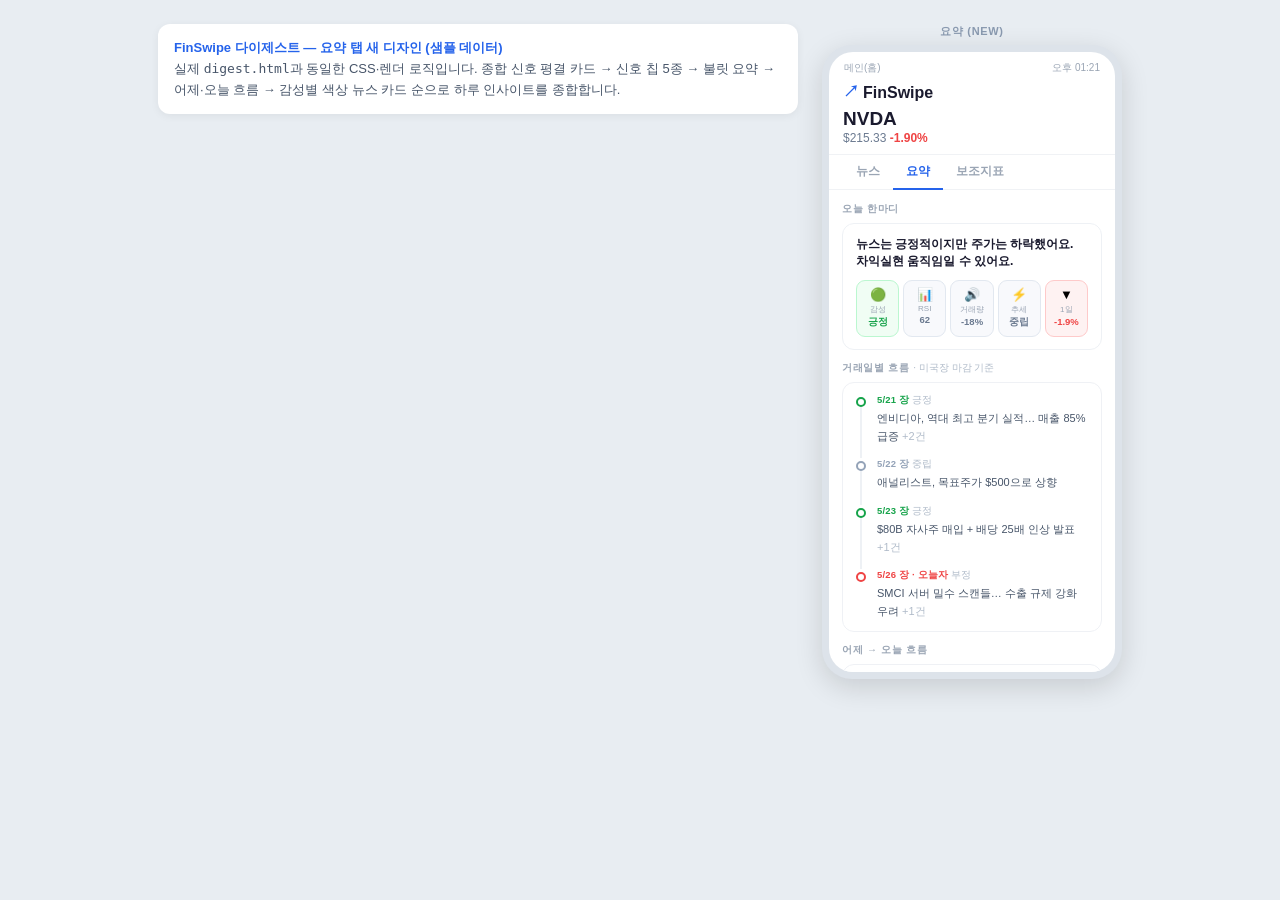
<file: docs/digest-summary-preview.html>
<!DOCTYPE html>
<html lang="ko">
<head>
<meta charset="UTF-8">
<meta name="viewport" content="width=device-width, initial-scale=1.0">
<title>FinSwipe 다이제스트 요약 — 새 디자인 미리보기</title>
<style>
* { box-sizing: border-box; margin: 0; padding: 0; }
body { background: #e8edf2; font-family: -apple-system,'Pretendard','Apple SD Gothic Neo',sans-serif; min-height:100vh; padding:24px; display:flex; gap:24px; justify-content:center; align-items:flex-start; flex-wrap:wrap; }

.phone-wrap { display:flex; flex-direction:column; align-items:center; }
.phone-lbl { font-size:11px; color:#8a9ab0; font-weight:700; letter-spacing:.06em; margin-bottom:6px; text-transform:uppercase; }
.phone { width:300px; background:#dde3ea; border-radius:30px; padding:7px; box-shadow:0 8px 28px rgba(0,0,0,.14); }
.app { background:#fff; border-radius:24px; overflow:hidden; display:flex; flex-direction:column; height:620px; }
.status-bar { padding:9px 15px 2px; font-size:10px; color:#9aa5b4; display:flex; justify-content:space-between; }
.app-header { padding:5px 14px 9px; border-bottom:1px solid #f0f2f5; }
.app-logo { font-size:16px; font-weight:800; color:#1a1a2e; display:flex; align-items:center; gap:4px; }
.app-logo em { color:#2563eb; font-style:normal; }
.app-ticker { font-size:19px; font-weight:800; color:#1a1a2e; margin-top:5px; }
.app-price  { font-size:12px; color:#6b7a90; margin-top:1px; }
.tab-bar { display:flex; border-bottom:1.5px solid #f0f2f5; padding:0 14px; flex-shrink:0; }
.tab { padding:8px 13px; font-size:12px; font-weight:600; color:#9aa5b4; border-bottom:2.5px solid transparent; margin-bottom:-1.5px; }
.tab.active { color:#2563eb; border-bottom-color:#2563eb; }
.content { flex:1; overflow-y:auto; padding:12px 13px 10px; display:flex; flex-direction:column; gap:11px; }
.content::-webkit-scrollbar { width:3px; } .content::-webkit-scrollbar-thumb { background:#dce2ea; border-radius:2px; }

.card { background:#f8f9fc; border-radius:12px; padding:11px 13px; border:1.5px solid #eff1f5; }
.lbl { font-size:10px; font-weight:700; color:#9aa5b4; letter-spacing:.07em; text-transform:uppercase; margin-bottom:7px; }
.flow-grid { display:grid; grid-template-columns:1fr 1fr; gap:7px; }
.fc { background:#f8f9fc; border-radius:10px; padding:9px 10px; border-left:3px solid #e2e8f0; }
.fc.pos { border-left-color:#22c55e; } .fc.neg { border-left-color:#ef4444; } .fc.neu { border-left-color:#9aa5b4; }
.fc-date { font-size:9px; color:#9aa5b4; margin-bottom:2px; }
.fc-title { font-size:11px; font-weight:700; color:#1a1a2e; line-height:1.3; }
.fc-sub { font-size:10px; color:#9aa5b4; margin-top:2px; line-height:1.3; }
.badge { font-size:10px; font-weight:700; padding:3px 8px; border-radius:20px; }
.b-pos { background:#f0fdf4; color:#16a34a; } .b-neg { background:#fef2f2; color:#ef4444; }
.b-neu { background:#f1f5f9; color:#6b7a90; } .b-blue { background:#eff6ff; color:#2563eb; }

.sig-card { background:#fff; border:1.5px solid #eef1f5; border-radius:12px; padding:12px 13px; }
.verdict-head { font-size:12px; font-weight:800; color:#1a1a2e; line-height:1.45; margin-bottom:10px; }
.sig-chips { display:flex; gap:4px; }
.chip { flex:1; min-width:0; display:flex; flex-direction:column; align-items:center; padding:7px 2px; border-radius:9px; border:1px solid #e2e8f0; background:#f8f9fc; }
.chip-ico { font-size:13px; line-height:1; }
.chip-lbl { font-size:8px; color:#9aa5b4; margin-top:3px; letter-spacing:.01em; }
.chip-val { font-size:9.5px; font-weight:800; margin-top:1px; color:#6b7a90; font-variant-numeric:tabular-nums; }
.chip.g { background:#f0fdf4; border-color:#bbf7d0; } .chip.g .chip-val { color:#16a34a; }
.chip.r { background:#fef2f2; border-color:#fecaca; } .chip.r .chip-val { color:#ef4444; }
.chip.a { background:#fff7ed; border-color:#fed7aa; } .chip.a .chip-val { color:#ea580c; }
.chip.b { background:#eff6ff; border-color:#bfdbfe; } .chip.b .chip-val { color:#2563eb; }
.verdict-body { margin-top:10px; padding-top:9px; border-top:1px solid #f0f2f5; }
.vb-line { font-size:11px; color:#475569; line-height:1.6; display:flex; gap:6px; margin-bottom:5px; }
.vb-line:last-child { margin-bottom:0; }
.vb-line b { color:#2563eb; flex-shrink:0; font-weight:800; }

.grp-lbl { font-size:9.5px; font-weight:700; color:#8a9ab0; margin:9px 0 5px; letter-spacing:.03em; }
.grp-lbl:first-child { margin-top:0; }
.bc { background:#fff; border:1.5px solid #eef1f5; border-left-width:3px; border-radius:11px; padding:10px 12px; margin-bottom:6px; }
.bc.g { border-left-color:#22c55e; } .bc.r { border-left-color:#ef4444; } .bc.n { border-left-color:#9aa5b4; }
.bc-top { display:flex; align-items:center; gap:5px; margin-bottom:4px; }
.bc-pill { font-size:9px; font-weight:700; padding:2px 7px; border-radius:20px; }
.bc-date { font-size:9px; color:#b0bbc9; margin-left:auto; }
.bc-hl { font-size:11.5px; font-weight:700; color:#1a1a2e; line-height:1.4; margin-bottom:3px; }
.bc-body { font-size:10.5px; color:#6b7a90; line-height:1.55; }
.tflow { position:relative; }
.tstep { position:relative; padding:0 0 13px 21px; }
.tstep:last-child { padding-bottom:0; }
.tstep::after { content:''; position:absolute; left:4px; top:6px; bottom:0; width:2px; background:#eef1f5; }
.tstep:last-child::after { display:none; }
.tdot { position:absolute; left:0; top:3px; width:10px; height:10px; border-radius:50%; background:#fff; border:2px solid currentColor; z-index:1; }
.tstep.s1 { color:#94a3b8; } .tstep.s2 { color:#2563eb; } .tstep.s3 { color:#16a34a; } .tstep.tneg { color:#ef4444; }
.tstep-lbl { font-size:9.5px; font-weight:700; letter-spacing:.02em; margin-bottom:3px; }
.tstep-txt { font-size:11px; color:#475569; line-height:1.6; }
.flow-note { font-size:9.5px; color:#9aa5b4; margin-top:9px; padding-top:7px; border-top:1px solid #f0f2f5; }

.note { width:100%; max-width:640px; font-size:13px; color:#475569; line-height:1.6; background:#fff; border-radius:12px; padding:14px 16px; box-shadow:0 2px 8px rgba(0,0,0,.06); }
.note b { color:#2563eb; }
</style>
</head>
<body>

<div class="note">
  <b>FinSwipe 다이제스트 — 요약 탭 새 디자인 (샘플 데이터)</b><br>
  실제 <code>digest.html</code>과 동일한 CSS·렌더 로직입니다. 종합 신호 평결 카드 → 신호 칩 5종 → 불릿 요약 → 어제·오늘 흐름 → 감성별 색상 뉴스 카드 순으로 하루 인사이트를 종합합니다.
</div>

<div class="phone-wrap">
  <div class="phone-lbl">요약 (NEW)</div>
  <div class="phone"><div class="app">
    <div class="status-bar"><span>메인(홈)</span><span>오후 01:21</span></div>
    <div class="app-header">
      <div class="app-logo"><em>↗</em> FinSwipe</div>
      <div class="app-ticker">NVDA</div>
      <div class="app-price" id="s-price"></div>
    </div>
    <div class="tab-bar"><div class="tab">뉴스</div><div class="tab active">요약</div><div class="tab">보조지표</div></div>
    <div class="content" id="summary-content"></div>
  </div></div>
</div>

<script>
const d = {
  summary: "엔비디아는 분기 매출 $81.6B로 전년 대비 85% 성장하며 역대 최고 실적을 기록했어요. $80B 규모 자사주 매입과 배당 25배 인상으로 주주 환원 의지를 분명히 했어요. 다만 중국 데이터센터 매출이 사실상 제로로 떨어졌고, SMCI 서버 밀수 스캔들로 수출 규제 강화 우려가 커졌어요. RSI는 62로 과열에서 내려왔지만 아직 중립선 위에 있어요. 종합적으로 펀더멘털은 견고하나 단기 불확실성이 공존하는 국면이에요.",
  articles_count: 7,
  sentiment_overview: { avg_score: 0.22, positive: 4, negative: 2, neutral: 1 },
  sections: {
    "어제의_핵심": "어제 장 마감 이후 엔비디아는 분기 매출 $81.6B(전년比 +85%)로 역대 최고 실적을 발표했고, $80B 자사주 매입과 배당 25배 인상까지 내놨어요. 다만 SMCI 서버 밀수 스캔들이 터지며 중국 수출 규제 우려가 부각됐어요.",
    "주가_반응": "역대급 실적에도 주가는 -1.9% 하락했어요. 기대가 이미 가격에 반영된 'sell the news' 흐름이고, RSI도 과열(78)에서 62로 식는 중이라 단기 차익실현 압력이 컸어요.",
    "오늘_전망": "펀더멘털은 견고하지만 중국 리스크와 규제 불확실성이 단기 변수예요. $215 지지 여부와 거래량 동반 반등이 나오는지가 오늘의 핵심 체크포인트예요."
  },
  technical_indicators: { current_price: 215.33, change_pct_1d: -1.90, change_pct_1m: 8.4, volume_ratio: 0.82, RSI: 62, RSI_signal: '중립 과열', MACD: { trend: '약세 전환', histogram: -0.3 } },
  news_articles: [
    { sentiment_label:'positive', sentiment_score:0.78, headline_ko:'엔비디아, 역대 최고 분기 실적… 매출 85% 급증', summary_ko:'데이터센터 수요 폭발로 매출이 $81.6B를 기록했어요.', published_at:'2026-05-21' },
    { sentiment_label:'positive', sentiment_score:0.65, headline_ko:'$80B 자사주 매입 + 배당 25배 인상 발표', summary_ko:'경영진이 저평가를 인식하고 대규모 주주 환원에 나섰어요.', published_at:'2026-05-23' },
    { sentiment_label:'negative', sentiment_score:-0.58, headline_ko:'SMCI 서버 밀수 스캔들… 수출 규제 강화 우려', summary_ko:'대만에서 엔비디아 칩 서버 밀수로 3명이 구금됐어요.', published_at:'2026-05-26' },
    { sentiment_label:'negative', sentiment_score:-0.40, headline_ko:'젠슨 황 "중국 AI 시장 화웨이에 사실상 양보"', summary_ko:'중국 데이터센터 매출이 제로로 떨어졌어요.', published_at:'2026-05-25' },
    { sentiment_label:'neutral', sentiment_score:0.05, headline_ko:'애널리스트, 목표주가 $500으로 상향', summary_ko:'일부 증권사가 신고가 목표가를 제시했어요.', published_at:'2026-05-22' }
  ],
  user_tendency: '성장 추구형'
};
const digestData = d;

function renderPriceHeader(d) {
  const ti = d.technical_indicators || {};
  const p = ti.current_price ? `$${Number(ti.current_price).toFixed(2)}` : '';
  const c = ti.change_pct_1d != null ? (ti.change_pct_1d>=0?`+${ti.change_pct_1d.toFixed(2)}%`:`${ti.change_pct_1d.toFixed(2)}%`) : '';
  const col = ti.change_pct_1d > 0 ? '#16a34a' : ti.change_pct_1d < 0 ? '#ef4444' : '#6b7a90';
  document.getElementById('s-price').innerHTML = p ? `${p} <span style="color:${col};font-weight:700;">${c}</span>` : '';
}

function renderSummary(d) {
  const ti = d.technical_indicators || {};
  const ov = d.sentiment_overview || {};
  const c1d = ti.change_pct_1d ?? 0;
  const c1m = ti.change_pct_1m ?? 0;
  const vr  = ti.volume_ratio ?? 1;
  const vp  = ((vr-1)*100).toFixed(0);
  const rsi = ti.RSI ?? 50;
  const trend = (ti.MACD && ti.MACD.trend) || '중립';
  const avg = ov.avg_score ?? 0;

  const sCls = avg>0.15?'g':avg<-0.15?'r':'n';
  const sVal = avg>0.15?'긍정':avg<-0.15?'부정':'중립';
  const sIco = avg>0.15?'🟢':avg<-0.15?'🔴':'⚪';
  const rCls = rsi>=70?'a':rsi<=30?'g':'n';
  const vCls = vr>1.2?'b':'n';
  const tShort = trend.includes('상승')?'강세':trend.includes('하락')?'약세':'중립';
  const tCls = trend.includes('상승')?'g':trend.includes('하락')?'r':'n';
  const cCls = c1d>0?'g':c1d<0?'r':'n';
  const chip = (ico,lbl,val,cls)=>`<div class="chip ${cls}"><div class="chip-ico">${ico}</div><div class="chip-lbl">${lbl}</div><div class="chip-val">${val}</div></div>`;

  document.getElementById('summary-content').innerHTML = `
    <div>
      <div class="lbl">오늘 한마디</div>
      <div class="sig-card">
        <div class="verdict-head">${deriveVerdict(avg, c1d, rsi)}</div>
        <div class="sig-chips">
          ${chip(sIco,'감성',sVal,sCls)}
          ${chip('📊','RSI',rsi.toFixed(0),rCls)}
          ${chip('🔊','거래량',(vp>0?'+':'')+vp+'%',vCls)}
          ${chip('⚡','추세',tShort,tCls)}
          ${chip(c1d>=0?'▲':'▼','1일',(c1d>=0?'+':'')+c1d.toFixed(1)+'%',cCls)}
        </div>
      </div>
    </div>
    <div id="multiday-timeline"></div>
    ${renderFlow(d, c1m)}
    ${renderNewsSection(d)}
  `;
  renderMockTimeline();
}

const MOCK_SESSIONS = [
  { label:'5/21', sentiment:'positive', count:3, articles:[{headlineKo:'엔비디아, 역대 최고 분기 실적… 매출 85% 급증'}] },
  { label:'5/22', sentiment:'neutral',  count:1, articles:[{headlineKo:'애널리스트, 목표주가 $500으로 상향'}] },
  { label:'5/23', sentiment:'positive', count:2, articles:[{headlineKo:'$80B 자사주 매입 + 배당 25배 인상 발표'}] },
  { label:'5/26', sentiment:'negative', count:2, articles:[{headlineKo:'SMCI 서버 밀수 스캔들… 수출 규제 강화 우려'}] }
];
function sentKoShort(s) { return s==='positive'?'긍정':s==='negative'?'부정':'중립'; }
function renderMockTimeline() {
  const el = document.getElementById('multiday-timeline'); if (!el) return;
  const sessions = MOCK_SESSIONS, last = sessions.length - 1;
  el.innerHTML = `
    <div class="lbl">거래일별 흐름 <span style="color:#b0bbc9;font-weight:400;letter-spacing:0;">· 미국장 마감 기준</span></div>
    <div class="card" style="background:#fff;"><div class="tflow">
    ${sessions.map((s, idx) => {
      const cls = s.sentiment==='positive'?'s3':s.sentiment==='negative'?'tneg':'s1';
      const hl = (s.articles && s.articles[0] && s.articles[0].headlineKo) || '주요 뉴스';
      const more = s.count > 1 ? ` <span style="color:#b0bbc9;">+${s.count-1}건</span>` : '';
      return `<div class="tstep ${cls}"><span class="tdot"></span>
        <div class="tstep-lbl">${s.label} 장${idx===last?' · 오늘자':''} <span style="color:#b0bbc9;font-weight:400;">${sentKoShort(s.sentiment)}</span></div>
        <div class="tstep-txt">${hl}${more}</div></div>`;
    }).join('')}
    </div></div>`;
}

function renderFlow(d, c1m) {
  const s = d.sections || {};
  const y = (s['어제의_핵심'] || '').trim();
  const r = (s['주가_반응']   || '').trim();
  const t = (s['오늘_전망']   || '').trim();
  const step = (cls,lbl,txt) => txt
    ? `<div class="tstep ${cls}"><span class="tdot"></span><div class="tstep-lbl">${lbl}</div><div class="tstep-txt">${txt}</div></div>`
    : '';
  let inner;
  if (y || r || t) {
    inner = `<div class="tflow">
      ${step('s1','어제 마감 이후 무슨 일이', y)}
      ${step('s2','주가는 이렇게 반응', r)}
      ${step('s3','그래서 오늘 볼 것은', t)}
    </div>`;
  } else {
    inner = formatSummary(d.summary);
  }
  const note = (c1m != null) ? `<div class="flow-note">최근 1개월 ${c1m>=0?'+':''}${c1m.toFixed(1)}%</div>` : '';
  return `<div>
    <div class="lbl">어제 → 오늘 흐름</div>
    <div class="card" style="background:#fff;">${inner}${note}</div>
  </div>`;
}

function deriveVerdict(avg, c1d, rsi) {
  const sent = avg>0.15?'pos':avg<-0.15?'neg':'neu';
  let s;
  if (sent==='pos' && c1d>=0)      s='긍정적인 뉴스 흐름 속에 주가도 상승했어요. 우호적인 하루였어요.';
  else if (sent==='pos' && c1d<0)  s='뉴스는 긍정적이지만 주가는 하락했어요. 차익실현 움직임일 수 있어요.';
  else if (sent==='neg' && c1d<0)  s='부정적인 뉴스와 함께 주가도 약세였어요. 주의가 필요한 흐름이에요.';
  else if (sent==='neg' && c1d>=0) s='악재에도 주가는 버텼어요. 저가 매수세가 들어온 모습이에요.';
  else                              s='오늘 뉴스 흐름은 중립적이에요. 아직 뚜렷한 방향성은 없어요.';
  if (rsi>=70)      s+=' RSI가 과열 구간이라 단기 변동성에 유의하세요.';
  else if (rsi<=30) s+=' RSI는 과매도 구간으로 기술적 반등 가능성이 있어요.';
  return s;
}

function formatSummary(txt) {
  if (!txt || !txt.trim()) return '<div class="vb-line"><span>아직 종합 분석 데이터가 없어요.</span></div>';
  let parts = txt.split(/\n+/).map(s=>s.trim()).filter(Boolean);
  if (parts.length <= 1) {
    try { parts = txt.split(/(?<=[다요까죠]\.)\s+|(?<=[.!?])\s+/); }
    catch(e) { parts = txt.split(/(?:다\.|[.!?])\s+/); }
    parts = parts.map(s=>s.trim()).filter(Boolean);
  }
  if (parts.length > 7) parts = parts.slice(0,7);
  return parts.map(p=>`<div class="vb-line"><b>•</b><span>${p}</span></div>`).join('');
}

function renderNewsSection(d) {
  const arts = d.news_articles || d.articles || [];
  if (!arts.length) return '';
  const grp = { pos:[], neg:[], neu:[] };
  arts.forEach(a => {
    const k = a.sentiment_label==='positive'?'pos':a.sentiment_label==='negative'?'neg':'neu';
    grp[k].push(a);
  });
  const groups = [
    ['pos','🟢 호재 · 긍정','g','b-pos','긍정'],
    ['neg','🔴 악재 · 주의','r','b-neg','부정'],
    ['neu','⚪ 주목할 뉴스','n','b-neu','중립']
  ];
  let html = '<div><div class="lbl">오늘의 뉴스</div>';
  let any = false;
  groups.forEach(([k,label,bc,pill,sk]) => {
    const list = grp[k].slice(0,3);
    if (!list.length) return;
    any = true;
    html += `<div class="grp-lbl">${label} ${grp[k].length}건</div>`;
    list.forEach(a => {
      const dt = a.published_at ? new Date(a.published_at).toLocaleDateString('ko-KR',{month:'numeric',day:'numeric'}) : '';
      let sc = '';
      if (a.sentiment_score != null) {
        const raw = a.sentiment_score;
        const v = Math.abs(raw) <= 1 ? Math.round(raw*100) : Math.round(raw);
        sc = ` ${v>=0?'+':''}${v}`;
      }
      html += `<div class="bc ${bc}">
        <div class="bc-top"><span class="bc-pill ${pill}">${sk}${sc}</span><span class="bc-date">${dt}</span></div>
        <div class="bc-hl">${a.headline_ko||a.headline||''}</div>
        ${a.summary_ko?`<div class="bc-body">${a.summary_ko}</div>`:''}
      </div>`;
    });
  });
  html += '</div>';
  return any ? html : '';
}

renderPriceHeader(d);
renderSummary(d);
</script>
</body>
</html>
</file>
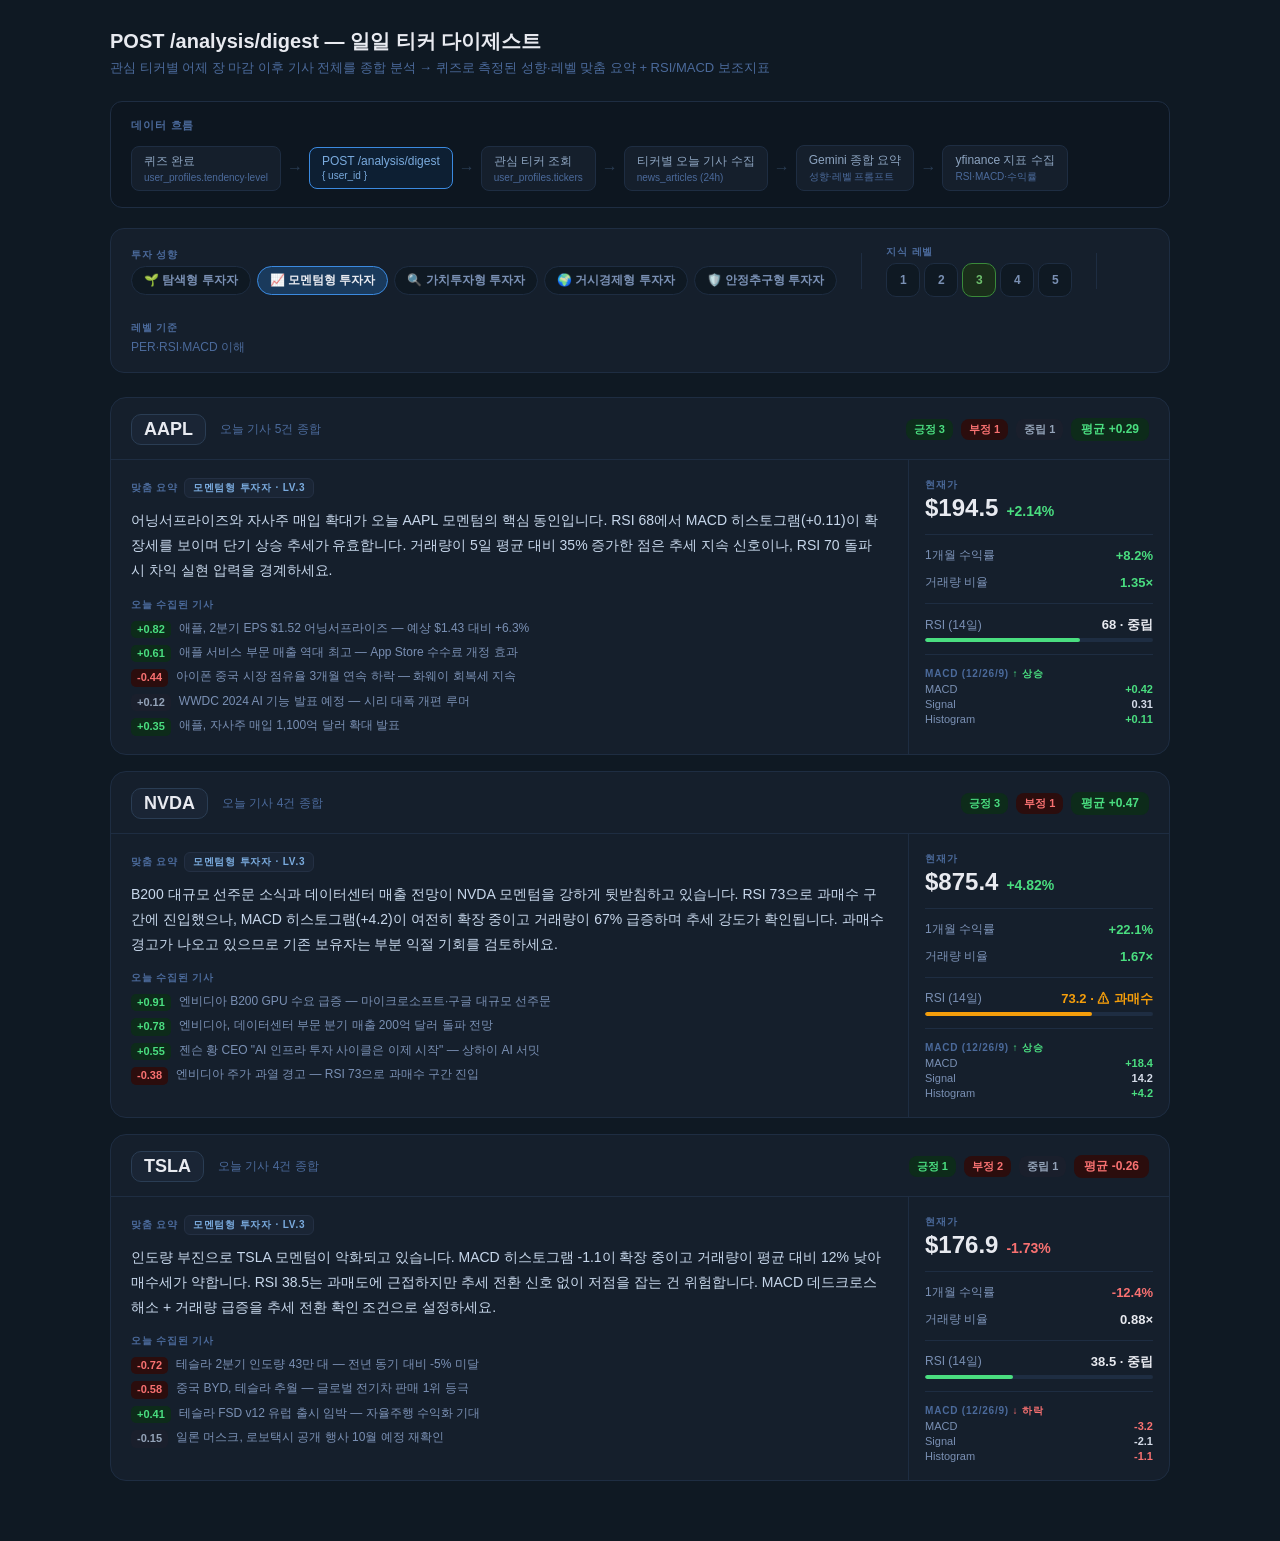
<file: docs/personalization-preview.html>
<!DOCTYPE html>
<html lang="ko">
<head>
<meta charset="UTF-8">
<meta name="viewport" content="width=device-width, initial-scale=1.0">
<title>FinSwipe 일일 다이제스트 미리보기</title>
<style>
* { box-sizing: border-box; margin: 0; padding: 0; }
body { background: #0f1923; color: #d4dbe8; font-family: -apple-system, 'Pretendard', 'Apple SD Gothic Neo', sans-serif; min-height: 100vh; }

.page { max-width: 1100px; margin: 0 auto; padding: 28px 20px 60px; }
.page-title { font-size: 20px; font-weight: 700; color: #e8eaf0; margin-bottom: 4px; }
.page-sub { font-size: 13px; color: #4b6a9b; margin-bottom: 24px; }

/* ── Profile Bar ── */
.profile-bar { background: #151f2c; border: 1px solid #1e2d42; border-radius: 14px; padding: 16px 20px; margin-bottom: 24px; display: flex; align-items: center; gap: 24px; flex-wrap: wrap; }
.profile-section { display: flex; flex-direction: column; gap: 4px; }
.profile-label { font-size: 10px; font-weight: 700; letter-spacing: .08em; color: #4b6a9b; text-transform: uppercase; }
.profile-value { font-size: 14px; font-weight: 700; color: #e8eaf0; }
.profile-divider { width: 1px; height: 36px; background: #1e2d42; }

.tendency-pills { display: flex; gap: 6px; flex-wrap: wrap; }
.t-pill { padding: 5px 12px; border-radius: 16px; border: 1.5px solid #1e2d42; background: #0f1923; cursor: pointer; font-size: 12px; color: #7a90b4; font-weight: 600; transition: all .15s; white-space: nowrap; }
.t-pill:hover { border-color: #3a5a8a; }
.t-pill.active { background: #1a3a5c; border-color: #3b8ae0; color: #e8eaf0; }

.level-pills { display: flex; gap: 4px; }
.l-pill { width: 34px; height: 34px; border-radius: 10px; border: 1.5px solid #1e2d42; background: #0f1923; cursor: pointer; font-size: 12px; color: #7a90b4; font-weight: 700; display: flex; align-items: center; justify-content: center; transition: all .15s; }
.l-pill:hover { border-color: #3a5a8a; }
.l-pill.active { background: #1a2e1a; border-color: #3a8a3a; color: #6dbf6d; }

.level-hint { font-size: 12px; color: #4b6a9b; max-width: 280px; }

/* ── Digest Grid ── */
.digest-grid { display: flex; flex-direction: column; gap: 16px; }

/* ── Digest Card ── */
.digest-card { background: #151f2c; border: 1px solid #1e2d42; border-radius: 16px; overflow: hidden; }
.digest-header { display: flex; align-items: center; gap: 14px; padding: 16px 20px 14px; border-bottom: 1px solid #1e2d42; }
.ticker-badge { font-size: 18px; font-weight: 800; color: #e8eaf0; background: #1a2535; border: 1px solid #2a3d54; border-radius: 10px; padding: 4px 12px; }
.header-right { flex: 1; display: flex; align-items: center; justify-content: space-between; flex-wrap: wrap; gap: 8px; }
.article-count { font-size: 12px; color: #4b6a9b; }
.sent-bar { display: flex; gap: 8px; align-items: center; }
.sent-chip { font-size: 11px; font-weight: 700; padding: 3px 8px; border-radius: 8px; }
.s-pos { background: #0d2b1a; color: #4ade80; }
.s-neg { background: #2b0d0d; color: #f87171; }
.s-neu { background: #1a1f2c; color: #94a3b8; }
.avg-score { font-size: 12px; font-weight: 700; padding: 3px 10px; border-radius: 8px; }
.avg-pos { background: #0d2b1a; color: #4ade80; }
.avg-neg { background: #2b0d0d; color: #f87171; }
.avg-neu { background: #1a1f2c; color: #94a3b8; }

.digest-body { display: grid; grid-template-columns: 1fr 260px; }
@media (max-width: 700px) { .digest-body { grid-template-columns: 1fr; } }

/* Summary */
.summary-panel { padding: 18px 20px; border-right: 1px solid #1e2d42; }
.summary-label { font-size: 10px; font-weight: 700; letter-spacing: .08em; color: #4b6a9b; text-transform: uppercase; margin-bottom: 10px; display: flex; align-items: center; gap: 6px; }
.tendency-tag { background: #1a2535; border: 1px solid #243044; border-radius: 6px; padding: 2px 8px; font-size: 10px; color: #7aabde; font-weight: 700; }
.summary-text { font-size: 14px; color: #c8d8ec; line-height: 1.8; }

.articles-label { font-size: 10px; font-weight: 700; letter-spacing: .08em; color: #4b6a9b; text-transform: uppercase; margin: 14px 0 8px; }
.article-list { display: flex; flex-direction: column; gap: 6px; }
.article-item { display: flex; gap: 8px; font-size: 12px; color: #7a90b4; line-height: 1.4; }
.article-score { flex-shrink: 0; font-weight: 700; font-size: 11px; padding: 1px 6px; border-radius: 5px; height: fit-content; margin-top: 1px; }
.article-item .s-pos { background: #0d2b1a; color: #4ade80; }
.article-item .s-neg { background: #2b0d0d; color: #f87171; }
.article-item .s-neu { background: #1a1f2c; color: #94a3b8; }

/* Indicators Panel */
.indicators-panel { padding: 18px 16px; display: flex; flex-direction: column; gap: 10px; }
.ind-label { font-size: 10px; font-weight: 700; letter-spacing: .08em; color: #4b6a9b; text-transform: uppercase; margin-bottom: 2px; }

.price-row { display: flex; align-items: baseline; gap: 8px; }
.price-value { font-size: 24px; font-weight: 800; color: #e8eaf0; }
.price-change { font-size: 14px; font-weight: 700; }
.up { color: #4ade80; }
.down { color: #f87171; }
.flat { color: #94a3b8; }

.ind-divider { border: none; border-top: 1px solid #1e2d42; margin: 2px 0; }

.ind-row { display: flex; justify-content: space-between; align-items: center; }
.ind-name { font-size: 12px; color: #7a90b4; }
.ind-val { font-size: 13px; font-weight: 700; color: #e8eaf0; }
.ind-val.warn { color: #f59e0b; }
.ind-val.up { color: #4ade80; }
.ind-val.down { color: #f87171; }

.rsi-bar-track { height: 4px; background: #1e2d42; border-radius: 2px; margin-top: 4px; overflow: hidden; }
.rsi-bar-fill { height: 100%; border-radius: 2px; transition: width .3s; }

.macd-row { display: flex; flex-direction: column; gap: 3px; }
.macd-line { display: flex; justify-content: space-between; font-size: 11px; }
.macd-k { color: #7a90b4; }
.macd-v { font-weight: 600; }

.vol-row { display: flex; justify-content: space-between; align-items: center; font-size: 12px; }
.vol-label { color: #7a90b4; }
.vol-val { font-weight: 700; }

.no-news-card { background: #151f2c; border: 1px dashed #1e2d42; border-radius: 16px; padding: 24px 20px; text-align: center; color: #4b6a9b; font-size: 14px; }

/* ── Data Flow Legend ── */
.flow-box { background: #0d1620; border: 1px solid #1e2d42; border-radius: 12px; padding: 16px 20px; margin-bottom: 20px; }
.flow-title { font-size: 11px; font-weight: 700; letter-spacing: .08em; color: #4b6a9b; text-transform: uppercase; margin-bottom: 12px; }
.flow-steps { display: flex; gap: 0; align-items: center; flex-wrap: wrap; gap: 4px; }
.flow-step { background: #151f2c; border: 1px solid #1e2d42; border-radius: 8px; padding: 6px 12px; font-size: 12px; color: #8da4c0; }
.flow-arrow { color: #2a3d54; font-size: 16px; padding: 0 2px; }
.flow-highlight { border-color: #3b8ae0; color: #7aabde; background: #0d1f33; }
</style>
</head>
<body>
<div class="page">
  <div class="page-title">POST /analysis/digest — 일일 티커 다이제스트</div>
  <div class="page-sub">관심 티커별 어제 장 마감 이후 기사 전체를 종합 분석 → 퀴즈로 측정된 성향·레벨 맞춤 요약 + RSI/MACD 보조지표</div>

  <!-- Flow -->
  <div class="flow-box">
    <div class="flow-title">데이터 흐름</div>
    <div class="flow-steps">
      <div class="flow-step">퀴즈 완료<br><small style="color:#4b6a9b">user_profiles.tendency·level</small></div>
      <div class="flow-arrow">→</div>
      <div class="flow-step flow-highlight">POST /analysis/digest<br><small>{ user_id }</small></div>
      <div class="flow-arrow">→</div>
      <div class="flow-step">관심 티커 조회<br><small style="color:#4b6a9b">user_profiles.tickers</small></div>
      <div class="flow-arrow">→</div>
      <div class="flow-step">티커별 오늘 기사 수집<br><small style="color:#4b6a9b">news_articles (24h)</small></div>
      <div class="flow-arrow">→</div>
      <div class="flow-step">Gemini 종합 요약<br><small style="color:#4b6a9b">성향·레벨 프롬프트</small></div>
      <div class="flow-arrow">→</div>
      <div class="flow-step">yfinance 지표 수집<br><small style="color:#4b6a9b">RSI·MACD·수익률</small></div>
    </div>
  </div>

  <!-- Profile Bar -->
  <div class="profile-bar">
    <div class="profile-section">
      <div class="profile-label">투자 성향</div>
      <div class="tendency-pills" id="tendencyPills"></div>
    </div>
    <div class="profile-divider"></div>
    <div class="profile-section">
      <div class="profile-label">지식 레벨</div>
      <div class="level-pills" id="levelPills"></div>
    </div>
    <div class="profile-divider"></div>
    <div class="profile-section">
      <div class="profile-label">레벨 기준</div>
      <div class="level-hint" id="levelHint"></div>
    </div>
  </div>

  <!-- Digest Cards -->
  <div class="digest-grid" id="digestGrid"></div>
</div>

<script>
// ── 데이터 ────────────────────────────────────────────────────────────────────

const TENDENCIES = [
  { key: "탐색형 투자자",    emoji: "🌱" },
  { key: "모멘텀형 투자자",  emoji: "📈" },
  { key: "가치투자형 투자자",emoji: "🔍" },
  { key: "거시경제형 투자자",emoji: "🌍" },
  { key: "안정추구형 투자자",emoji: "🛡️" },
];

const LEVEL_HINTS = {
  1: "비유 중심, 전문 용어 없음",
  2: "기본 개념 용어 허용",
  3: "PER·RSI·MACD 이해",
  4: "재무·기술적 분석 이해",
  5: "정량 분석·알파 시그널",
};

// 오늘 날짜 기준 가상 데이터 (실제는 DB+yfinance에서 동적 생성)
const TICKER_DATA = {
  AAPL: {
    price: 194.50, change_1d: +2.14, change_1m: +8.2, volume_ratio: 1.35,
    rsi: 68.0, macd: { val: 0.42, signal: 0.31, hist: 0.11, trend: "상승" },
    articles: [
      { label: "positive", score: +0.82, title: "애플, 2분기 EPS $1.52 어닝서프라이즈 — 예상 $1.43 대비 +6.3%" },
      { label: "positive", score: +0.61, title: "애플 서비스 부문 매출 역대 최고 — App Store 수수료 개정 효과" },
      { label: "negative", score: -0.44, title: "아이폰 중국 시장 점유율 3개월 연속 하락 — 화웨이 회복세 지속" },
      { label: "neutral",  score: +0.12, title: "WWDC 2024 AI 기능 발표 예정 — 시리 대폭 개편 루머" },
      { label: "positive", score: +0.35, title: "애플, 자사주 매입 1,100억 달러 확대 발표" },
    ],
    summary: {
      "탐색형 투자자": {
        1: "오늘 애플에서 두 가지 큰 소식이 있었어요! 🍎 예상보다 훨씬 많은 이익을 냈다는 좋은 소식이 있었지만, 중국에서는 판매가 줄고 있다는 걱정스러운 소식도 있었어요. 전체적으로 좋은 소식이 더 많아서 오늘 주가는 올랐답니다.",
        3: "오늘 AAPL은 어닝서프라이즈(+6.3%)와 서비스 부문 최대 매출이라는 긍정 호재가 중국 시장 점유율 하락 우려를 상쇄하며 전반적으로 강세를 유지했습니다. RSI가 68로 상승 중이어서 모멘텀은 살아있지만 70 돌파 시 단기 조정에 주의가 필요합니다.",
        5: "EPS 서프라이즈(+6.3%, σ+1.8)가 서비스 부문 ARPU 확대와 맞물려 선행 PER 재조정을 촉발할 가능성이 있습니다. 자사주 매입 1,100억 달러 확대는 FCF yield 압박 없이 EPS 성장 레버리지를 제공합니다. 중국 시장 점유율 하락(화웨이 회복)은 지역 매출 집중 리스크로 분기 가이던스에 반영 여부를 확인하세요.",
      },
      "모멘텀형 투자자": {
        1: "애플 주식이 오늘 많이 올랐어요! 좋은 실적 발표가 나와서 사람들이 주식을 많이 샀어요. 거래량도 평소보다 35% 더 많았다는 건 그만큼 관심이 높다는 뜻이에요.",
        3: "어닝서프라이즈와 자사주 매입 확대가 오늘 AAPL 모멘텀의 핵심 동인입니다. RSI 68에서 MACD 히스토그램(+0.11)이 확장세를 보이며 단기 상승 추세가 유효합니다. 거래량이 5일 평균 대비 35% 증가한 점은 추세 지속 신호이나, RSI 70 돌파 시 차익 실현 압력을 경계하세요.",
        5: "어닝 후 드리프트(PEAD) 효과와 자사주 매입 발표가 복합적으로 모멘텀을 강화하고 있습니다. MACD 히스토그램 +0.11의 확장세와 거래량 급증(+35%)은 α 팩터로 유효하며, 옵션 시장 IV 상승을 통해 시장의 기대 범위를 확인하세요. RSI(14) 68은 과매수 구간 직전으로 신고가 돌파 시 브레이크아웃 전략을 고려할 수 있습니다.",
      },
      "가치투자형 투자자": {
        1: "애플이 예상보다 더 많은 이익을 냈어요. 이걸 보면 애플이라는 회사가 얼마나 가치 있는지 더 잘 알 수 있어요. 좋은 회사가 꾸준히 잘 버는 모습을 보여주고 있답니다.",
        3: "어닝서프라이즈(+6.3%)로 12개월 선행 EPS 추정치가 상향될 가능성이 높아져 현재 PER 29x가 재조정될 수 있습니다. 서비스 부문 영업마진(30%+) 확대가 FCF 개선으로 이어지고 있으며, 자사주 매입 1,100억 달러 확대는 주당 가치를 꾸준히 높이는 신호입니다. 중국 리스크는 매출 집중도 관점에서 분기 가이던스를 주시하세요.",
        5: "EPS 서프라이즈를 반영한 FY25 추정 EPS는 $6.55~6.70으로 조정되며, DCF 내재가치 $210~225 범위를 시사합니다. ROIC 28%가 WACC 8%를 안정적으로 초과하는 EVA 창출 구조 하에서 자사주 매입($110B)이 EPS 희석 없는 성장 레버리지를 제공합니다. 중국 매출 비중(20%)에 대한 지정학적 집중 리스크는 밸류에이션 디스카운트 요인으로 관리하세요.",
      },
      "거시경제형 투자자": {
        1: "오늘 애플 소식은 좋았어요. 요즘 금리가 안정되면서 기술 회사들에게 좋은 환경이 만들어지고 있어요. 금리와 달러 가치 변화가 애플처럼 해외에서 많이 파는 회사에 큰 영향을 준답니다.",
        3: "어닝서프라이즈는 현재 매크로 환경(연준 금리 동결 기대)과 맞물려 기술주 전반에 긍정적 시그널입니다. 달러인덱스 약세 흐름이 지속되면 AAPL 해외 매출(60%+)에 환율 수혜가 추가될 수 있습니다. 다음 FOMC 결정과 CPI 데이터가 기술주 섹터 로테이션의 핵심 변수가 될 전망입니다.",
        5: "매크로 팩터 분해 관점에서 오늘 AAPL 실적은 ① 달러 약세에 따른 해외 환율 효과, ② 금리 안정에 따른 할인율 하락(멀티플 확장), ③ 미-중 관계 현상 유지에 따른 공급망 안정이 복합적으로 반영된 결과입니다. 중국 점유율 하락은 내수 소비 둔화 + 화웨이 회복의 산물로, 중국 PMI 및 위안화 환율과 함께 모니터링이 필요합니다.",
      },
      "안정추구형 투자자": {
        1: "오늘 애플 소식은 대체로 좋았어요. 하지만 주가가 이미 많이 올랐을 때는 너무 욕심내지 않는 게 좋아요. 포트폴리오에서 한 종목이 너무 많은 비중을 차지하지 않도록 주의하세요.",
        3: "어닝서프라이즈는 긍정적이나 RSI 68은 단기 과열 신호입니다. AAPL의 베타(1.2)를 감안하면 시장 변동성 확대 시 포트폴리오 리스크가 증가할 수 있습니다. 중국 점유율 하락은 지역 매출 집중 리스크이며, 보유 비중 유지 혹은 소폭 축소를 통한 리스크 관리를 권장합니다.",
        5: "RSI 68에서의 내재 변동성(IV) 상승은 커버드 콜 전략으로 수익률을 제고할 수 있는 구간입니다. 포트폴리오 β를 0.8 이하로 유지하는 관점에서 AAPL(β 1.2) 비중이 10% 초과 시 저베타 자산(XLU, TLT)으로 헤지 비율 재검토를 권장합니다. 중국 매출 집중 리스크에 대한 지정학적 프리미엄이 밸류에이션에 반영되어 있는지 확인하세요.",
      },
    }
  },
  NVDA: {
    price: 875.40, change_1d: +4.82, change_1m: +22.1, volume_ratio: 1.67,
    rsi: 73.2, macd: { val: 18.4, signal: 14.2, hist: 4.2, trend: "상승" },
    articles: [
      { label: "positive", score: +0.91, title: "엔비디아 B200 GPU 수요 급증 — 마이크로소프트·구글 대규모 선주문" },
      { label: "positive", score: +0.78, title: "엔비디아, 데이터센터 부문 분기 매출 200억 달러 돌파 전망" },
      { label: "positive", score: +0.55, title: "젠슨 황 CEO \"AI 인프라 투자 사이클은 이제 시작\" — 상하이 AI 서밋" },
      { label: "negative", score: -0.38, title: "엔비디아 주가 과열 경고 — RSI 73으로 과매수 구간 진입" },
    ],
    summary: {
      "탐색형 투자자": {
        1: "엔비디아가 오늘 정말 좋은 소식을 많이 받았어요! AI를 위한 특별한 칩(반도체)이 엄청나게 많이 팔리고 있어서 주가가 크게 올랐습니다. 다만 너무 빨리 올라서 일부에서는 잠깐 내릴 수도 있다는 이야기도 나오고 있어요.",
        3: "오늘 NVDA는 B200 대규모 선주문과 데이터센터 매출 200억 달러 돌파 전망이 강한 상승 동력을 제공했습니다. 거래량이 5일 평균 대비 67% 급증하며 기관의 강한 수급이 확인됩니다. 다만 RSI 73으로 이미 과매수 구간에 진입했음을 감안해 신규 진입보다는 보유 중인 포지션 관리에 집중하세요.",
        5: "B200 수요 급증은 NIM(NVDA Infrastructure Margin) 확대로 이어져 FY25 데이터센터 매출 추정치($900억+)의 상방 리비전을 촉발할 수 있습니다. 마이크로소프트·구글의 대규모 선주문은 12~18개월 매출 가시성을 높이는 핵심 catalyst입니다. RSI 73의 과매수 구간은 단기 차익 실현 압력이지만, AI CapEx 사이클 초기 단계에서의 멀티플 확장 여지가 남아 있습니다.",
      },
      "모멘텀형 투자자": {
        1: "엔비디아 주식이 오늘 엄청 올랐어요! 좋은 소식이 여러 개 나와서 거래량도 평소보다 67%나 더 많았습니다. 다만 너무 빠르게 올랐을 때는 잠깐 쉬어가는 경우도 있어요.",
        3: "B200 대규모 선주문 소식과 데이터센터 매출 전망이 NVDA 모멘텀을 강하게 뒷받침하고 있습니다. RSI 73으로 과매수 구간에 진입했으나, MACD 히스토그램(+4.2)이 여전히 확장 중이고 거래량이 67% 급증하며 추세 강도가 확인됩니다. 과매수 경고가 나오고 있으므로 기존 보유자는 부분 익절 기회를 검토하세요.",
        5: "거래량 서지(+67%)와 MACD 히스토그램 확장이 동반된 신고가 돌파는 강한 브레이크아웃 신호입니다. RSI 73의 과매수 구간이지만 AI CapEx 슈퍼사이클 초입에서의 멀티플 확장과 수급 쏠림이 기술적 한계를 연장시킬 수 있습니다. 이벤트 드리프트(PEAD) 전략으로 접근하되, 일중 변동성 확대 시 스탑 수준을 타이트하게 설정하세요.",
      },
      "가치투자형 투자자": {
        1: "엔비디아가 AI 칩을 엄청나게 많이 팔고 있어요. 이렇게 많이 팔면 회사 가치도 올라가지만, 지금 주가가 이미 많이 올라서 적정 가격인지 잘 생각해봐야 해요.",
        3: "B200 선주문과 데이터센터 매출 급증은 NVDA의 펀더멘털 성장을 뒷받침하지만, 현재 PER 수준이 이미 높은 기대치를 반영하고 있습니다. FCF 성장률 대비 밸류에이션 프리미엄이 적정한지 검토가 필요하며, AI 인프라 사이클의 지속 기간이 핵심 변수입니다.",
        5: "B200 수요 가시성을 반영한 FY26 EPS 추정치는 $28~32 범위로, 현재 주가 기준 PER 27~31x에 해당합니다. AI 인프라 사이클 초기에서의 멀티플 프리미엄이 정당화되려면 매출 성장률이 연간 50%+ 유지되어야 합니다. 데이터센터 매출 집중도(90%+) 리스크와 AMD·인텔의 GPU 추격 여부를 밸류에이션 시나리오에 반영하세요.",
      },
      "거시경제형 투자자": {
        1: "엔비디아 소식이 오늘 정말 좋았어요. AI라는 기술에 전 세계 큰 회사들이 엄청난 돈을 투자하고 있어서, 엔비디아처럼 AI 칩을 만드는 회사에 기회가 생기고 있어요.",
        3: "오늘 NVDA 강세는 빅테크 AI CapEx 확대라는 거시적 테마와 완벽하게 부합합니다. 연준 금리 동결 기조 하에서 성장주 밸류에이션 확장이 계속되고 있으며, AI 반도체 섹터로의 글로벌 자금 유입이 가속화되고 있습니다. 대중국 반도체 수출 규제 동향이 유일한 매크로 리스크 요인입니다.",
        5: "B200 수요는 글로벌 AI 인프라 투자 사이클의 1단계(학습 인프라 구축)가 본격화되고 있음을 시사합니다. 연준의 금리 동결 → 기술주 할인율 안정 → AI 멀티플 확장의 매크로 경로가 유효하며, 달러 강세 완화 시 해외 데이터센터 수요에도 긍정적입니다. 대중 반도체 수출 규제 강화 여부가 유일한 매크로 테일 리스크입니다.",
      },
      "안정추구형 투자자": {
        1: "엔비디아 소식은 좋지만, 주가가 이미 많이 올라있어요. RSI가 73이라는 건 '너무 빨리 올랐다'는 신호예요. 안전한 투자를 위해서는 지금 많이 사기보다는 조금 기다려보는 게 나을 수 있어요.",
        3: "오늘 호재는 강력하지만 RSI 73의 과매수 구간과 높은 베타(1.8)는 리스크 관리 측면에서 주의가 필요합니다. 전체 포트폴리오에서 NVDA 비중이 과도하게 높아지지 않도록 관리하고, 시장 변동성 확대 구간에서는 포지션을 축소하는 전략이 적합합니다.",
        5: "RSI 73과 베타 1.8의 결합은 포트폴리오 β를 급격히 상승시키므로, NVDA 비중이 5% 초과 시 저베타 자산(채권·배당주)으로 헤지가 필요합니다. IV 급등 구간에서 커버드 콜(OTM 15~20%) 전략을 통해 보유 리스크를 부분 헤지하고 옵션 프리미엄 수취를 고려하세요.",
      },
    }
  },
  TSLA: {
    price: 176.90, change_1d: -1.73, change_1m: -12.4, volume_ratio: 0.88,
    rsi: 38.5, macd: { val: -3.2, signal: -2.1, hist: -1.1, trend: "하락" },
    articles: [
      { label: "negative", score: -0.72, title: "테슬라 2분기 인도량 43만 대 — 전년 동기 대비 -5% 미달" },
      { label: "negative", score: -0.58, title: "중국 BYD, 테슬라 추월 — 글로벌 전기차 판매 1위 등극" },
      { label: "positive", score: +0.41, title: "테슬라 FSD v12 유럽 출시 임박 — 자율주행 수익화 기대" },
      { label: "neutral",  score: -0.15, title: "일론 머스크, 로보택시 공개 행사 10월 예정 재확인" },
    ],
    summary: {
      "탐색형 투자자": {
        1: "오늘 테슬라는 좋지 않은 소식이 많았어요. 자동차를 예상보다 적게 팔았고, 중국의 BYD라는 회사에 전기차 1등 자리를 빼앗겼어요. 그래도 자율주행이라는 새로운 기술에 대한 기대는 여전히 남아있습니다.",
        3: "오늘 TSLA는 2분기 인도량 부진(-5% YoY)과 BYD에 글로벌 1위 자리를 내어준 것이 주가에 부담을 주고 있습니다. RSI가 38.5로 과매도에 근접하고 있어 단기 기술적 반등 가능성이 있지만, MACD가 여전히 하락 추세를 보이고 있어 저점 확인이 필요합니다. FSD 유럽 출시와 로보택시 이벤트가 중기 카탈리스트입니다.",
        5: "2분기 인도량 43만 대는 컨센서스(45만 대) 대비 σ-1.2의 부진으로, ASP 하락과 물량 모두 실망스러운 수준입니다. BYD의 글로벌 1위 등극은 전기차 시장의 구조적 경쟁 강화를 의미합니다. RSI 38.5에서 하락 추세의 기술적 반등 구간이나, FSD v12 수익화 가시성과 로보택시 TAM이 현재 밸류에이션(PER 60x+)을 정당화하는지가 관건입니다.",
      },
      "모멘텀형 투자자": {
        1: "오늘 테슬라 주가가 내렸어요. 판매량이 기대보다 적었기 때문이에요. RSI라는 지표가 38.5인데, 이건 주가가 많이 내려왔다는 뜻이에요. 너무 싸져서 다시 오를 수도 있지만, 아직 확실하지는 않아요.",
        3: "인도량 부진으로 TSLA 모멘텀이 악화되고 있습니다. MACD 히스토그램 -1.1이 확장 중이고 거래량이 평균 대비 12% 낮아 매수세가 약합니다. RSI 38.5는 과매도에 근접하지만 추세 전환 신호 없이 저점을 잡는 건 위험합니다. MACD 데드크로스 해소 + 거래량 급증을 추세 전환 확인 조건으로 설정하세요.",
        5: "MACD 히스토그램 -1.1의 지속적 확장과 거래량 감소(−12%)의 조합은 약세 모멘텀의 지속을 시사합니다. RSI 38.5는 과매도 경계 구간으로 단기 반등은 가능하나, 2분기 인도량 실망이 어닝 시즌 하방 리비전으로 이어질 리스크가 있습니다. 추세 전환의 기술적 확인(MACD 양전환 + RSI 50 돌파)까지는 포지션 축소가 적합합니다.",
      },
      "가치투자형 투자자": {
        1: "테슬라 주가가 오늘 내렸어요. 차를 예상보다 적게 팔아서 회사의 가치에 의문이 생기고 있어요. 지금 주가가 정당한 가격인지 잘 생각해봐야 할 때예요.",
        3: "2분기 인도량 부진은 EPS 추정치 하향으로 이어질 가능성이 높아 현재 PER 60x+ 밸류에이션의 부담이 커지고 있습니다. 자동차 부문의 ASP 하락 추세가 지속되고 있으며, 수익성 회복 없이는 현재 주가 수준 방어가 어렵습니다. FSD 수익화 타임라인과 에너지 사업 부문의 성장이 핵심 밸류에이션 재평가 요소입니다.",
        5: "2Q 인도량 43만 대를 반영한 FY24 EPS 추정치는 $2.80~3.00으로 하향되며, PER 60배 기준 내재가치는 $168~180 범위입니다. 자동차 부문 마진 압박(GPM 17%→13%)이 지속되는 상황에서 FSD 소프트웨어 수익화($20B+ TAM) 가정이 핵심 프리미엄 요소입니다. 현재 주가는 FSD+에너지 사업 가치를 선반영한 수준으로, 실행 가시성이 확보될 때까지 가치투자 관점의 매력도는 제한적입니다.",
      },
      "거시경제형 투자자": {
        1: "테슬라가 오늘 힘든 날을 보냈어요. 전기차 시장에서 경쟁이 점점 치열해지고, 중국 경제 상황도 테슬라 판매에 영향을 주고 있어요.",
        3: "TSLA 인도량 부진은 글로벌 전기차 수요 둔화와 중국 경기 침체의 복합 영향을 반영합니다. 중국 매출 비중(20%)과 위안화 약세, 현지 경쟁(BYD) 심화가 매크로 역풍으로 작용 중입니다. 미국 금리 인하 기대는 성장주 밸류에이션에 긍정적이지만, 구조적 경쟁 심화가 이를 상쇄하고 있습니다.",
        5: "TSLA의 2Q 인도량 부진은 글로벌 EV 수요 사이클 둔화(재고 조정 단계)와 중국 경기 디플레이션의 복합 영향입니다. 중국 위안화 약세와 로컬 업체(BYD) 보조금 경쟁이 ASP 압박의 매크로 구조적 원인입니다. 미국 IRA 전기차 세액공제 적용 여부와 유럽 탄소세 강화가 FY25 수요 회복의 매크로 촉매가 될 수 있습니다.",
      },
      "안정추구형 투자자": {
        1: "오늘 테슬라는 좋지 않은 소식이 많았어요. 테슬라 주식은 원래 오르내림이 심한 편이에요. 포트폴리오에서 테슬라 비중을 너무 높게 유지하는 건 위험할 수 있으니 주의하세요.",
        3: "오늘 테슬라의 부진한 실적과 높은 베타(1.8)를 감안할 때 포지션 리스크를 재검토할 필요가 있습니다. MACD 하락 추세와 거래량 부진은 추세 반전의 신호가 아니므로, 추가 하락 리스크에 대비한 비중 축소 또는 스탑 설정을 권장합니다. 고변동성 종목 특성상 포트폴리오 내 비중을 5% 이내로 제한하는 것이 안정적입니다.",
        5: "TSLA 베타 1.8과 현재 MACD 하락 추세의 조합은 포트폴리오 β를 급격히 높이는 리스크 요인입니다. 1Q EPS 대비 하향된 추정치를 반영한 VaR 재계산을 권장하며, 포지션이 있다면 커버드 콜보다 풋 옵션 매수를 통한 하방 헤지가 현 국면에 적합합니다. 테슬라 비중이 포트폴리오 5% 초과 시 축소를 고려하세요.",
      },
    }
  }
};

// ── State ─────────────────────────────────────────────────────────────────────
let currentTendency = "모멘텀형 투자자";
let currentLevel = 3;

// ── Init ──────────────────────────────────────────────────────────────────────
function init() {
  const tBar = document.getElementById('tendencyPills');
  TENDENCIES.forEach(t => {
    const btn = document.createElement('button');
    btn.className = 't-pill' + (t.key === currentTendency ? ' active' : '');
    btn.textContent = t.emoji + ' ' + t.key;
    btn.onclick = () => { currentTendency = t.key; document.querySelectorAll('.t-pill').forEach(b => b.classList.remove('active')); btn.classList.add('active'); render(); };
    tBar.appendChild(btn);
  });

  const lBar = document.getElementById('levelPills');
  for (let l = 1; l <= 5; l++) {
    const btn = document.createElement('button');
    btn.className = 'l-pill' + (l === currentLevel ? ' active' : '');
    btn.textContent = l;
    btn.onclick = () => { currentLevel = l; document.querySelectorAll('.l-pill').forEach(b => b.classList.remove('active')); btn.classList.add('active'); document.getElementById('levelHint').textContent = LEVEL_HINTS[l]; render(); };
    lBar.appendChild(btn);
  }

  document.getElementById('levelHint').textContent = LEVEL_HINTS[currentLevel];
  render();
}

// ── Render ────────────────────────────────────────────────────────────────────
function render() {
  const grid = document.getElementById('digestGrid');
  grid.innerHTML = '';
  Object.entries(TICKER_DATA).forEach(([ticker, d]) => {
    grid.appendChild(buildCard(ticker, d));
  });
}

function buildCard(ticker, d) {
  const lvl = currentLevel <= 2 ? 1 : currentLevel <= 3 ? 3 : 5;
  const summaryMap = d.summary[currentTendency] || d.summary["탐색형 투자자"];
  const summaryText = (summaryMap && summaryMap[lvl]) || "요약 데이터 없음";

  const overview = {
    positive: d.articles.filter(a => a.label === 'positive').length,
    negative: d.articles.filter(a => a.label === 'negative').length,
    neutral: d.articles.filter(a => a.label === 'neutral').length,
    avg: d.articles.reduce((s, a) => s + a.score, 0) / d.articles.length,
  };

  const card = document.createElement('div');
  card.className = 'digest-card';

  // ── Header
  const avgCls = overview.avg > 0.1 ? 'avg-pos' : overview.avg < -0.1 ? 'avg-neg' : 'avg-neu';
  card.innerHTML = `
    <div class="digest-header">
      <div class="ticker-badge">${ticker}</div>
      <div class="header-right">
        <div class="article-count">오늘 기사 ${d.articles.length}건 종합</div>
        <div class="sent-bar">
          ${overview.positive ? `<span class="sent-chip s-pos">긍정 ${overview.positive}</span>` : ''}
          ${overview.negative ? `<span class="sent-chip s-neg">부정 ${overview.negative}</span>` : ''}
          ${overview.neutral  ? `<span class="sent-chip s-neu">중립 ${overview.neutral}</span>` : ''}
          <span class="avg-score ${avgCls}">평균 ${overview.avg >= 0 ? '+' : ''}${overview.avg.toFixed(2)}</span>
        </div>
      </div>
    </div>`;

  // ── Body
  const body = document.createElement('div');
  body.className = 'digest-body';

  // Summary panel
  const summary = document.createElement('div');
  summary.className = 'summary-panel';
  summary.innerHTML = `
    <div class="summary-label">
      맞춤 요약
      <span class="tendency-tag">${currentTendency} · Lv.${currentLevel}</span>
    </div>
    <div class="summary-text">${summaryText}</div>
    <div class="articles-label">오늘 수집된 기사</div>
    <div class="article-list">
      ${d.articles.map(a => {
        const sc = a.label === 'positive' ? 's-pos' : a.label === 'negative' ? 's-neg' : 's-neu';
        const st = a.score >= 0 ? '+' + a.score.toFixed(2) : a.score.toFixed(2);
        return `<div class="article-item"><span class="article-score ${sc}">${st}</span>${a.title}</div>`;
      }).join('')}
    </div>`;

  // Indicators panel
  const inds = document.createElement('div');
  inds.className = 'indicators-panel';

  const changeCls = d.change_1d > 0 ? 'up' : d.change_1d < 0 ? 'down' : 'flat';
  const changeSign = d.change_1d > 0 ? '+' : '';
  const change1mCls = d.change_1m > 0 ? 'up' : d.change_1m < 0 ? 'down' : 'flat';
  const rsiCls = d.rsi > 70 ? 'warn' : d.rsi < 30 ? 'down' : 'ind-val';
  const rsiPct = Math.min(100, d.rsi);
  const rsiColor = d.rsi > 70 ? '#f59e0b' : d.rsi < 30 ? '#f87171' : '#4ade80';
  const macdCls = d.macd.trend === '상승' ? 'up' : 'down';
  const volCls = d.volume_ratio >= 1.2 ? 'up' : d.volume_ratio <= 0.8 ? 'down' : '';

  inds.innerHTML = `
    <div>
      <div class="ind-label">현재가</div>
      <div class="price-row">
        <div class="price-value">$${d.price.toLocaleString()}</div>
        <div class="price-change ${changeCls}">${changeSign}${d.change_1d}%</div>
      </div>
    </div>
    <hr class="ind-divider">
    <div class="ind-row"><span class="ind-name">1개월 수익률</span><span class="ind-val ${change1mCls}">${d.change_1m > 0 ? '+' : ''}${d.change_1m}%</span></div>
    <div class="ind-row"><span class="ind-name">거래량 비율</span><span class="ind-val ${volCls}">${d.volume_ratio}×</span></div>
    <hr class="ind-divider">
    <div>
      <div class="ind-row"><span class="ind-name">RSI (14일)</span><span class="ind-val ${rsiCls}">${d.rsi} · ${d.rsi > 70 ? '⚠ 과매수' : d.rsi < 30 ? '⚠ 과매도' : '중립'}</span></div>
      <div class="rsi-bar-track"><div class="rsi-bar-fill" style="width:${rsiPct}%;background:${rsiColor}"></div></div>
    </div>
    <hr class="ind-divider">
    <div>
      <div class="ind-label">MACD (12/26/9) <span style="color:${d.macd.trend === '상승' ? '#4ade80' : '#f87171'}">${d.macd.trend === '상승' ? '↑' : '↓'} ${d.macd.trend}</span></div>
      <div class="macd-row">
        <div class="macd-line"><span class="macd-k">MACD</span><span class="macd-v ${macdCls}">${d.macd.val > 0 ? '+' : ''}${d.macd.val}</span></div>
        <div class="macd-line"><span class="macd-k">Signal</span><span class="macd-v">${d.macd.signal}</span></div>
        <div class="macd-line"><span class="macd-k">Histogram</span><span class="macd-v ${macdCls}">${d.macd.hist > 0 ? '+' : ''}${d.macd.hist}</span></div>
      </div>
    </div>`;

  body.appendChild(summary);
  body.appendChild(inds);
  card.appendChild(body);
  return card;
}

init();
</script>
</body>
</html>
</file>
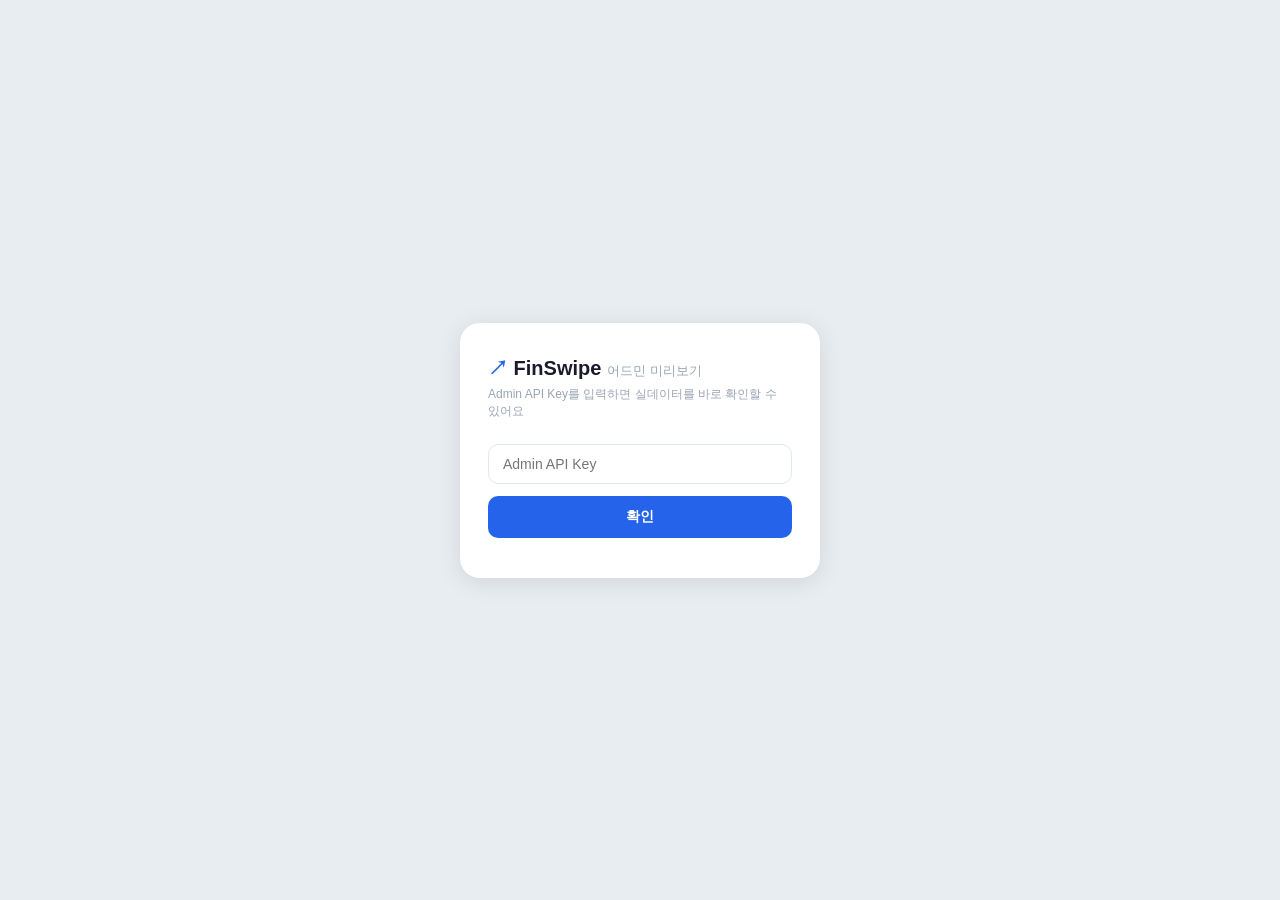
<file: docs/ticker-detail-preview.html>
<!DOCTYPE html>
<html lang="ko">
<head>
<meta charset="UTF-8">
<meta name="viewport" content="width=device-width, initial-scale=1.0">
<title>FinSwipe 어드민 미리보기</title>
<style>
* { box-sizing: border-box; margin: 0; padding: 0; }
body { background: #e8edf2; font-family: -apple-system,'Pretendard','Apple SD Gothic Neo',sans-serif; min-height:100vh; }

/* ── 어드민 키 화면 ── */
#key-screen {
  display: flex; align-items: center; justify-content: center; min-height: 100vh; padding: 24px;
}
.key-card {
  background:#fff; border-radius:20px; padding:32px 28px; width:100%; max-width:360px;
  box-shadow:0 4px 24px rgba(0,0,0,.10);
}
.key-logo { font-size:20px; font-weight:800; color:#1a1a2e; margin-bottom:4px; }
.key-logo em { color:#2563eb; font-style:normal; }
.key-sub  { font-size:12px; color:#9aa5b4; margin-bottom:24px; }
.key-input {
  width:100%; padding:11px 14px; border:1.5px solid #e2e8f0; border-radius:10px;
  font-size:14px; outline:none; color:#1a1a2e; margin-bottom:12px;
}
.key-input:focus { border-color:#2563eb; }
.key-btn {
  width:100%; padding:12px; background:#2563eb; color:#fff; border:none;
  border-radius:10px; font-size:14px; font-weight:700; cursor:pointer;
}
.key-btn:hover { background:#1d4ed8; }
.key-err { font-size:12px; color:#ef4444; margin-top:8px; text-align:center; }

/* ── 메인: 유저 목록 ── */
#main-screen { display:none; padding:28px 20px 60px; max-width:900px; margin:0 auto; }
.top-bar { display:flex; align-items:center; justify-content:space-between; margin-bottom:24px; }
.top-logo { font-size:18px; font-weight:800; color:#1a1a2e; }
.top-logo em { color:#2563eb; font-style:normal; }
.top-right { display:flex; align-items:center; gap:10px; }
.change-key-btn {
  font-size:12px; color:#9aa5b4; background:none; border:1px solid #e2e8f0;
  border-radius:8px; padding:5px 12px; cursor:pointer;
}

.section-heading { font-size:13px; font-weight:700; color:#6b7a90; margin-bottom:12px; letter-spacing:.04em; }

.user-grid { display:flex; flex-wrap:wrap; gap:10px; margin-bottom:32px; }
.user-card {
  background:#fff; border-radius:14px; padding:14px 16px; cursor:pointer;
  border:1.5px solid #e8edf2; transition:all .15s; min-width:180px;
  display:flex; flex-direction:column; gap:4px;
}
.user-card:hover { border-color:#2563eb; box-shadow:0 2px 12px rgba(37,99,235,.12); }
.user-card.selected { border-color:#2563eb; background:#eff6ff; }
.uc-name  { font-size:14px; font-weight:700; color:#1a1a2e; }
.uc-email { font-size:11px; color:#9aa5b4; }
.uc-tags  { display:flex; gap:4px; flex-wrap:wrap; margin-top:4px; }
.tag {
  font-size:10px; font-weight:700; padding:2px 8px; border-radius:20px;
  background:#f1f5f9; color:#6b7a90;
}
.tag.blue { background:#eff6ff; color:#2563eb; }
.tag.green { background:#f0fdf4; color:#16a34a; }
.tag.orange { background:#fff7ed; color:#ea580c; }

/* ── 티커 탭 ── */
.ticker-row { display:flex; gap:8px; flex-wrap:wrap; margin-bottom:20px; }
.ticker-btn {
  padding:7px 16px; border-radius:20px; border:1.5px solid #dde3ea;
  background:#fff; font-size:13px; font-weight:700; color:#6b7a90; cursor:pointer; transition:all .15s;
}
.ticker-btn:hover { border-color:#2563eb; color:#2563eb; }
.ticker-btn.active { background:#2563eb; border-color:#2563eb; color:#fff; }

/* ── 폰 2개 ── */
.phones { display:flex; gap:20px; justify-content:flex-start; flex-wrap:wrap; }
.phone-wrap { display:flex; flex-direction:column; align-items:center; }
.phone-lbl { font-size:11px; color:#8a9ab0; font-weight:700; letter-spacing:.06em; margin-bottom:6px; text-transform:uppercase; }
.phone { width:300px; background:#dde3ea; border-radius:30px; padding:7px; box-shadow:0 8px 28px rgba(0,0,0,.14); }
.app { background:#fff; border-radius:24px; overflow:hidden; display:flex; flex-direction:column; height:590px; }

/* 앱 내부 */
.status-bar { padding:9px 15px 2px; font-size:10px; color:#9aa5b4; display:flex; justify-content:space-between; }
.app-header { padding:5px 14px 9px; border-bottom:1px solid #f0f2f5; }
.app-logo { font-size:16px; font-weight:800; color:#1a1a2e; display:flex; align-items:center; gap:4px; }
.app-logo em { color:#2563eb; font-style:normal; }
.app-ticker { font-size:19px; font-weight:800; color:#1a1a2e; margin-top:5px; }
.app-price  { font-size:12px; color:#6b7a90; margin-top:1px; }

.tab-bar { display:flex; border-bottom:1.5px solid #f0f2f5; padding:0 14px; flex-shrink:0; }
.tab {
  padding:8px 13px; font-size:12px; font-weight:600; color:#9aa5b4; cursor:pointer;
  border-bottom:2.5px solid transparent; margin-bottom:-1.5px; white-space:nowrap; transition:all .15s;
}
.tab.active { color:#2563eb; border-bottom-color:#2563eb; }

.content { flex:1; overflow-y:auto; padding:12px 13px 10px; display:flex; flex-direction:column; gap:11px; }
.content::-webkit-scrollbar { width:3px; }
.content::-webkit-scrollbar-thumb { background:#dce2ea; border-radius:2px; }

/* 카드 공통 */
.card { background:#f8f9fc; border-radius:12px; padding:11px 13px; border:1.5px solid #eff1f5; }
.lbl { font-size:10px; font-weight:700; color:#9aa5b4; letter-spacing:.07em; text-transform:uppercase; margin-bottom:7px; }

/* 요약 */
.flow-grid { display:grid; grid-template-columns:1fr 1fr; gap:7px; }
.fc { background:#f8f9fc; border-radius:10px; padding:9px 10px; border-left:3px solid #e2e8f0; }
.fc.pos { border-left-color:#22c55e; } .fc.neg { border-left-color:#ef4444; } .fc.neu { border-left-color:#9aa5b4; }
.fc-date { font-size:9px; color:#9aa5b4; margin-bottom:2px; }
.fc-title { font-size:11px; font-weight:700; color:#1a1a2e; line-height:1.3; }
.fc-sub { font-size:10px; color:#9aa5b4; margin-top:2px; line-height:1.3; }
.summary-text { font-size:11.5px; color:#374151; line-height:1.65; }
.badges { display:flex; gap:5px; flex-wrap:wrap; margin-top:7px; }
.badge { font-size:10px; font-weight:700; padding:3px 8px; border-radius:20px; }
.b-pos { background:#f0fdf4; color:#16a34a; } .b-neg { background:#fef2f2; color:#ef4444; }
.b-neu { background:#f1f5f9; color:#6b7a90; } .b-blue { background:#eff6ff; color:#2563eb; }

/* 뉴스 */
.n-head { display:flex; align-items:center; gap:5px; margin-bottom:4px; }
.n-tag { font-size:10px; font-weight:700; color:#2563eb; background:#eff6ff; padding:2px 7px; border-radius:6px; }
.n-time { font-size:10px; color:#9aa5b4; }
.n-hl { font-size:12px; font-weight:700; color:#1a1a2e; line-height:1.4; margin-bottom:3px; }
.n-body { font-size:11px; color:#6b7a90; line-height:1.5; }

/* 보조지표 */
.ind-head { display:flex; align-items:center; justify-content:space-between; margin-bottom:5px; }
.ind-lbl  { font-size:11px; font-weight:700; color:#9aa5b4; }
.ind-badge { font-size:10px; font-weight:700; padding:3px 8px; border-radius:20px; }
.ib-warn { background:#fff7ed; color:#ea580c; } .ib-bull { background:#f0fdf4; color:#16a34a; }
.ib-bear { background:#fef2f2; color:#ef4444; } .ib-neu  { background:#f1f5f9; color:#6b7a90; }
.ind-val { font-size:24px; font-weight:800; color:#1a1a2e; line-height:1; margin-bottom:6px; }
.ind-val.bull { color:#16a34a; } .ind-val.bear { color:#ef4444; } .ind-val.blue { color:#2563eb; }
.bar { height:7px; background:#e2e8f0; border-radius:4px; position:relative; overflow:visible; margin:4px 0 2px; }
.rsi-track { position:absolute; inset:0; background:linear-gradient(90deg,#22c55e 0%,#eab308 55%,#ef4444 80%); border-radius:4px; }
.dot { position:absolute; top:50%; width:11px; height:11px; background:#fff; border:2.5px solid #2563eb; border-radius:50%; transform:translate(-50%,-50%); }
.ticks { display:flex; justify-content:space-between; font-size:9px; color:#b0bbc9; }
.macd-bars { display:flex; align-items:flex-end; gap:2px; height:28px; margin:4px 0; }
.mb { flex:1; border-radius:2px 2px 0 0; }
.mb.p { background:#22c55e; } .mb.ps { background:#86efac; } .mb.ns { background:#fca5a5; } .mb.n { background:#ef4444; }
.ind-desc { font-size:11px; color:#6b7a90; line-height:1.5; padding-top:6px; border-top:1px solid #eff1f5; }

/* 로딩/에러 */
.loading { display:flex; flex-direction:column; align-items:center; justify-content:center; flex:1; gap:8px; color:#9aa5b4; font-size:12px; }
.spinner { width:24px; height:24px; border:3px solid #e2e8f0; border-top-color:#2563eb; border-radius:50%; animation:spin .7s linear infinite; }
@keyframes spin { to { transform:rotate(360deg); } }

/* 하단 네비 */
.nav { padding:8px 20px 11px; border-top:1.5px solid #f0f2f5; display:flex; justify-content:space-around; flex-shrink:0; }
.ni { display:flex; flex-direction:column; align-items:center; gap:2px; font-size:9px; color:#9aa5b4; cursor:pointer; }
.ni.on { color:#2563eb; }
.ni svg { width:19px; height:19px; }

.disc { font-size:9px; color:#b0bbc9; line-height:1.5; padding:5px 13px 3px; border-top:1px solid #f0f2f5; flex-shrink:0; }

#detail-section { display:none; }
</style>
</head>
<body>

<!-- ── 어드민 키 입력 ── -->
<div id="key-screen">
  <div class="key-card">
    <div class="key-logo"><em>↗</em> FinSwipe <span style="font-size:13px;font-weight:400;color:#9aa5b4;">어드민 미리보기</span></div>
    <div class="key-sub">Admin API Key를 입력하면 실데이터를 바로 확인할 수 있어요</div>
    <input class="key-input" id="key-inp" type="password" placeholder="Admin API Key"
           onkeydown="if(event.key==='Enter')doKey()">
    <button class="key-btn" onclick="doKey()">확인</button>
    <div class="key-err" id="key-err"></div>
  </div>
</div>

<!-- ── 메인 ── -->
<div id="main-screen">
  <div class="top-bar">
    <div class="top-logo"><em>↗</em> FinSwipe <span style="font-size:13px;font-weight:400;color:#9aa5b4;">어드민 미리보기</span></div>
    <div class="top-right">
      <button class="change-key-btn" onclick="resetKey()">키 변경</button>
    </div>
  </div>

  <!-- 유저 목록 -->
  <div class="section-heading">유저 선택</div>
  <div class="user-grid" id="user-grid">
    <div class="loading" style="width:100%;padding:20px 0;"><div class="spinner"></div>유저 목록 불러오는 중...</div>
  </div>

  <!-- 티커 + 폰 -->
  <div id="detail-section">
    <div class="section-heading" id="detail-heading">티커 선택</div>
    <div class="ticker-row" id="ticker-row"></div>
    <div class="phones">
      <div class="phone-wrap">
        <div class="phone-lbl">요약</div>
        <div class="phone">
          <div class="app">
            <div class="status-bar"><span>메인(홈)</span><span id="s-time"></span></div>
            <div class="app-header">
              <div class="app-logo"><em>↗</em> FinSwipe</div>
              <div class="app-ticker" id="s-ticker">-</div>
              <div class="app-price" id="s-price"></div>
            </div>
            <div class="tab-bar">
              <div class="tab">뉴스</div>
              <div class="tab active">요약</div>
              <div class="tab">보조지표</div>
            </div>
            <div class="content" id="summary-content">
              <div class="loading"><div class="spinner"></div>티커를 선택해주세요</div>
            </div>
            <div class="disc">본 서비스는 투자 참고용 정보를 제공하며, 수익성을 보장하지 않습니다.</div>
            <div class="nav">
              <div class="ni on"><svg viewBox="0 0 24 24" fill="currentColor"><path d="M10 20v-6h4v6h5v-8h3L12 3 2 12h3v8z"/></svg>홈</div>
              <div class="ni"><svg viewBox="0 0 24 24" fill="none" stroke="currentColor" stroke-width="2"><circle cx="11" cy="11" r="8"/><path d="m21 21-4.35-4.35"/></svg>탐색</div>
              <div class="ni"><svg viewBox="0 0 24 24" fill="none" stroke="currentColor" stroke-width="2"><path d="M20.84 4.61a5.5 5.5 0 0 0-7.78 0L12 5.67l-1.06-1.06a5.5 5.5 0 0 0-7.78 7.78l1.06 1.06L12 21.23l7.78-7.78 1.06-1.06a5.5 5.5 0 0 0 0-7.78z"/></svg>관심</div>
              <div class="ni"><svg viewBox="0 0 24 24" fill="none" stroke="currentColor" stroke-width="2"><path d="M20 21v-2a4 4 0 0 0-4-4H8a4 4 0 0 0-4 4v2"/><circle cx="12" cy="7" r="4"/></svg>나</div>
            </div>
          </div>
        </div>
      </div>

      <div class="phone-wrap">
        <div class="phone-lbl">보조지표</div>
        <div class="phone">
          <div class="app">
            <div class="status-bar"><span>메인(홈)</span><span id="i-time"></span></div>
            <div class="app-header">
              <div class="app-logo"><em>↗</em> FinSwipe</div>
              <div class="app-ticker" id="i-ticker">-</div>
              <div class="app-price" id="i-price"></div>
            </div>
            <div class="tab-bar">
              <div class="tab">뉴스</div>
              <div class="tab">요약</div>
              <div class="tab active">보조지표</div>
            </div>
            <div class="content" id="indicator-content">
              <div class="loading"><div class="spinner"></div>티커를 선택해주세요</div>
            </div>
            <div class="disc">본 서비스는 투자 참고용 정보를 제공하며, 수익성을 보장하지 않습니다.</div>
            <div class="nav">
              <div class="ni on"><svg viewBox="0 0 24 24" fill="currentColor"><path d="M10 20v-6h4v6h5v-8h3L12 3 2 12h3v8z"/></svg>홈</div>
              <div class="ni"><svg viewBox="0 0 24 24" fill="none" stroke="currentColor" stroke-width="2"><circle cx="11" cy="11" r="8"/><path d="m21 21-4.35-4.35"/></svg>탐색</div>
              <div class="ni"><svg viewBox="0 0 24 24" fill="none" stroke="currentColor" stroke-width="2"><path d="M20.84 4.61a5.5 5.5 0 0 0-7.78 0L12 5.67l-1.06-1.06a5.5 5.5 0 0 0-7.78 7.78l1.06 1.06L12 21.23l7.78-7.78 1.06-1.06a5.5 5.5 0 0 0 0-7.78z"/></svg>관심</div>
              <div class="ni"><svg viewBox="0 0 24 24" fill="none" stroke="currentColor" stroke-width="2"><path d="M20 21v-2a4 4 0 0 0-4-4H8a4 4 0 0 0-4 4v2"/><circle cx="12" cy="7" r="4"/></svg>나</div>
            </div>
          </div>
        </div>
      </div>
    </div>
  </div>
</div>

<script>
const API = 'https://api.finswipe.co.kr';
let adminKey = '', currentUser = null, digestData = null, currentTicker = '';

// 시계
function tick() {
  const t = new Date().toLocaleTimeString('ko-KR',{hour:'2-digit',minute:'2-digit'});
  ['s-time','i-time'].forEach(id => { const el=document.getElementById(id); if(el) el.textContent=t; });
}
tick(); setInterval(tick, 30000);

// ── 키 입력 ──
async function doKey() {
  const k = document.getElementById('key-inp').value.trim();
  if (!k) return;
  const err = document.getElementById('key-err');
  err.textContent = '';
  // 키 검증: /admin/metrics 로 테스트
  try {
    const res = await fetch(`${API}/admin/users`, { headers: { 'X-Admin-Key': k } });
    if (res.status === 403) { err.textContent = '잘못된 Admin Key입니다.'; return; }
    if (!res.ok) { err.textContent = `서버 오류 (${res.status})`; return; }
    adminKey = k;
    localStorage.setItem('fin_admin_key', k);
    const users = await res.json();
    showMain(users);
  } catch(e) {
    err.textContent = '연결 실패: ' + e.message;
  }
}

function resetKey() {
  adminKey = ''; localStorage.removeItem('fin_admin_key');
  document.getElementById('main-screen').style.display = 'none';
  document.getElementById('key-screen').style.display = 'flex';
  document.getElementById('key-inp').value = '';
}

// 저장된 키 자동 시도
window.addEventListener('load', async () => {
  const saved = localStorage.getItem('fin_admin_key');
  if (!saved) return;
  document.getElementById('key-inp').value = saved;
  try {
    const res = await fetch(`${API}/admin/users`, { headers: { 'X-Admin-Key': saved } });
    if (!res.ok) return;
    adminKey = saved;
    showMain(await res.json());
  } catch(e) {}
});

// ── 메인: 유저 목록 렌더 ──
function showMain(users) {
  document.getElementById('key-screen').style.display = 'none';
  document.getElementById('main-screen').style.display = 'block';
  const grid = document.getElementById('user-grid');
  if (!users.length) { grid.innerHTML = '<span style="color:#9aa5b4;font-size:13px;">등록된 유저가 없습니다.</span>'; return; }
  grid.innerHTML = users.map(u => {
    const tickers = (u.tickers || []).slice(0,4);
    const levelBadge = u.level ? `<span class="tag green">Lv${u.level}</span>` : '';
    const tendency = u.tendency ? `<span class="tag blue" style="font-size:9px;">${u.tendency}</span>` : '';
    const tickerTags = tickers.map(t => `<span class="tag">${t}</span>`).join('');
    return `<div class="user-card" onclick="selectUser(${JSON.stringify(JSON.stringify(u))})">
      <div class="uc-name">${u.displayName || u.email?.split('@')[0] || '유저'}</div>
      <div class="uc-email">${u.email || ''}</div>
      <div class="uc-tags">${levelBadge}${tendency}${tickerTags}${!tickers.length ? '<span class="tag">티커 없음</span>' : ''}</div>
    </div>`;
  }).join('');
}

// ── 유저 선택 ──
function selectUser(jsonStr) {
  const u = JSON.parse(jsonStr);
  currentUser = u;
  digestData = null;

  // 유저 카드 선택 표시
  document.querySelectorAll('.user-card').forEach(c => {
    c.classList.toggle('selected', c.querySelector('.uc-email')?.textContent === (u.email || ''));
  });

  const tickers = u.tickers || [];
  const detail = document.getElementById('detail-section');
  detail.style.display = 'block';
  document.getElementById('detail-heading').textContent =
    `${u.displayName || u.email || '유저'} · ${u.tendency || '성향 미측정'} · Lv${u.level || '?'}`;

  // 티커 버튼
  const row = document.getElementById('ticker-row');
  if (!tickers.length) {
    row.innerHTML = '<span style="font-size:12px;color:#9aa5b4;">관심 티커가 없습니다.</span>';
    setMsg('티커가 없습니다.'); return;
  }
  row.innerHTML = tickers.map((t,i) =>
    `<button class="ticker-btn${i===0?' active':''}" onclick="selectTicker('${t}')">${t}</button>`
  ).join('');

  // 다이제스트 로드
  loadDigest(u.userId);
  selectTicker(tickers[0], false);
}

function selectTicker(ticker, rerender=true) {
  currentTicker = ticker;
  document.querySelectorAll('.ticker-btn').forEach(b => b.classList.toggle('active', b.textContent===ticker));
  ['s-ticker','i-ticker'].forEach(id => document.getElementById(id).textContent = ticker);
  ['s-price','i-price'].forEach(id => document.getElementById(id).textContent = '');
  if (rerender && digestData) renderTicker(ticker);
  else setLoading();
}

// ── 다이제스트 로드 ──
async function loadDigest(userId) {
  setLoading();
  try {
    const res = await fetch(`${API}/admin/user-digest`, {
      method: 'POST',
      headers: { 'X-Admin-Key': adminKey, 'Content-Type': 'application/json' },
      body: JSON.stringify({ user_id: userId })
    });
    if (!res.ok) throw new Error(await res.text());
    digestData = await res.json();
    renderTicker(currentTicker);
  } catch(e) {
    setMsg('다이제스트 로드 실패: ' + e.message);
  }
}

function renderTicker(ticker) {
  if (!digestData) return;
  const digests = digestData.digests || [];
  const d = digests.find(x => x.ticker === ticker) || digests[0];
  if (!d) { setMsg('이 티커의 다이제스트가 없습니다.'); return; }
  renderPriceHeader(d);
  renderSummary(d);
  renderIndicator(d);
}

// ── 헤더 가격 ──
function renderPriceHeader(d) {
  const ti = d.technical_indicators || {};
  const p = ti.current_price ? `$${Number(ti.current_price).toFixed(2)}` : '';
  const c = ti.change_pct_1d != null ? (ti.change_pct_1d>=0?`+${ti.change_pct_1d.toFixed(2)}%`:`${ti.change_pct_1d.toFixed(2)}%`) : '';
  const col = ti.change_pct_1d > 0 ? '#16a34a' : ti.change_pct_1d < 0 ? '#ef4444' : '#6b7a90';
  const html = p ? `${p} <span style="color:${col};font-weight:700;">${c}</span>` : '';
  ['s-price','i-price'].forEach(id => document.getElementById(id).innerHTML = html);
}

// ── 요약 탭 ──
function renderSummary(d) {
  const ti = d.technical_indicators || {};
  const ov = d.sentiment_overview || {};
  const c1d = ti.change_pct_1d ?? 0;
  const c1m = ti.change_pct_1m ?? 0;
  const vr = ti.volume_ratio ?? 1;
  const vp = ((vr-1)*100).toFixed(0);
  const today = new Date(), yday = new Date(today); yday.setDate(today.getDate()-1);
  const fmt = dt => `${(dt.getMonth()+1).toString().padStart(2,'0')}.${dt.getDate().toString().padStart(2,'0')}`;
  const fc1 = c1d>=0?'pos':'neg', fc2 = vr>1.1?'pos':vr<0.9?'neg':'neu';
  const sentKo = ov.avg_score>0.3?'긍정':ov.avg_score<-0.3?'부정':'중립';

  document.getElementById('summary-content').innerHTML = `
    <div>
      <div class="lbl">어제 → 오늘 흐름</div>
      <div class="flow-grid">
        <div class="fc ${fc1}">
          <div class="fc-date">${fmt(yday)} 마감</div>
          <div class="fc-title">${c1d>=0?'+':''}${c1d.toFixed(2)}% ${c1d>=0?'상승':'하락'}</div>
          <div class="fc-sub">1개월 ${c1m>=0?'+':''}${c1m.toFixed(1)}%</div>
        </div>
        <div class="fc ${fc2}">
          <div class="fc-date">${fmt(today)} 오늘</div>
          <div class="fc-title">거래량 ${vp>0?'+':''}${vp}%</div>
          <div class="fc-sub">기사 ${d.articles_count||0}건 · ${sentKo}</div>
        </div>
      </div>
    </div>

    <div>
      <div class="lbl">오늘의 종합 요약</div>
      <div class="card">
        <div class="summary-text">${d.summary || '분석 데이터가 없습니다.'}</div>
        <div class="badges">
          ${ov.positive ? `<span class="badge b-pos">긍정 ${ov.positive}건</span>` : ''}
          ${ov.negative ? `<span class="badge b-neg">부정 ${ov.negative}건</span>` : ''}
          ${ov.neutral  ? `<span class="badge b-neu">중립 ${ov.neutral}건</span>` : ''}
          ${ti.RSI_signal ? `<span class="badge b-blue">RSI ${ti.RSI_signal}</span>` : ''}
          ${digestData.user_tendency ? `<span class="badge b-blue">${digestData.user_tendency}</span>` : ''}
        </div>
      </div>
    </div>

    ${renderNewsSection(d)}
  `;
}

function renderNewsSection(d) {
  const articles = d.news_articles || d.articles || [];
  if (!articles.length) return '';
  return `<div>
    <div class="lbl">주요 뉴스</div>
    ${articles.slice(0,3).map(a => {
      const sc = a.sentiment_label==='positive'?'b-pos':a.sentiment_label==='negative'?'b-neg':'b-neu';
      const sk = a.sentiment_label==='positive'?'긍정':a.sentiment_label==='negative'?'부정':'중립';
      const dt = a.published_at ? new Date(a.published_at).toLocaleDateString('ko-KR',{month:'numeric',day:'numeric'}) : '';
      return `<div class="card" style="margin-bottom:6px;">
        <div class="n-head"><span class="n-tag">${sk}</span><span class="n-time">${dt}</span></div>
        <div class="n-hl">${a.headline_ko||a.headline||''}</div>
        ${a.summary_ko?`<div class="n-body">${a.summary_ko}</div>`:''}
      </div>`;
    }).join('')}
  </div>`;
}

// ── 보조지표 탭 ──
function renderIndicator(d) {
  const ti = d.technical_indicators || {};
  const rsi = ti.RSI ?? 50;
  const rsiSig = ti.RSI_signal || '중립';
  const macd = ti.MACD || {};
  const trend = macd.trend || '-';
  const vr = ti.volume_ratio ?? 1;
  const vp = ((vr-1)*100).toFixed(0);

  const rsiBadge = rsi>=70?'ib-warn':rsi<=30?'ib-bull':'ib-neu';
  const mBadge = trend.includes('상승')?'ib-bull':trend.includes('하락')?'ib-bear':'ib-neu';
  const mVal = trend.includes('상승')?'강세':trend.includes('하락')?'약세':'중립';
  const mCls = mVal==='강세'?'bull':mVal==='약세'?'bear':'';
  const vBadge = vr>1.2?'ib-bull':vr<0.8?'ib-warn':'ib-neu';
  const vLbl = vr>1.2?'거래 활발':vr<0.8?'관망세':'평균';
  const c1m = ti.change_pct_1m??0;
  const bbPos = Math.min(Math.max(50+c1m*2,8),92);
  const bbLbl = bbPos>75?'상단 근접':bbPos<25?'하단 근접':'중립';
  const bbBadge = bbPos>75?'ib-warn':bbPos<25?'ib-bull':'ib-neu';

  document.getElementById('indicator-content').innerHTML = `
    <div class="card">
      <div class="ind-head"><span class="ind-lbl">RSI (14일)</span><span class="ind-badge ${rsiBadge}">${rsiSig}</span></div>
      <div class="ind-val">${rsi.toFixed(1)}</div>
      <div class="bar"><div class="rsi-track"></div><div class="dot" style="left:${Math.min(rsi,100)}%"></div></div>
      <div class="ticks"><span>0</span><span>30</span><span>50</span><span>70</span></div>
      <div class="ind-desc">${rsiDesc(rsi)}</div>
    </div>

    <div class="card">
      <div class="ind-head"><span class="ind-lbl">MACD</span><span class="ind-badge ${mBadge}">${trend}</span></div>
      <div class="ind-val ${mCls}">${mVal}</div>
      <div class="macd-bars">${macdBars(macd.histogram??0)}</div>
      <div class="ind-desc">${macdDesc(trend)}</div>
    </div>

    <div class="card">
      <div class="ind-head"><span class="ind-lbl">볼린저밴드</span><span class="ind-badge ${bbBadge}">${bbLbl}</span></div>
      <div class="ind-val">${bbLbl}</div>
      <div class="bar" style="overflow:visible;">
        <div style="position:absolute;top:0;left:20%;right:20%;height:100%;background:#dbeafe;border-radius:4px;"></div>
        <div class="dot" style="left:${bbPos}%;border-color:#6b7a90;"></div>
      </div>
      <div class="ind-desc">${bbDesc(bbPos)}</div>
    </div>

    <div class="card">
      <div class="ind-head"><span class="ind-lbl">거래량</span><span class="ind-badge ${vBadge}">${vLbl}</span></div>
      <div class="ind-val blue">${vp>0?'+':''}${vp}%</div>
      <div class="bar" style="overflow:hidden;">
        <div style="height:100%;background:#93c5fd;border-radius:4px;width:${Math.min(vr*50,100)}%;"></div>
      </div>
      <div class="ind-desc">${volDesc(vr)}</div>
    </div>
  `;
}

function macdBars(latestH) {
  const v=[0.8,0.6,0.9,0.7,0.5,0.3,latestH>0?0.2:-0.2,latestH>0?0.4:-0.5];
  const mx=Math.max(...v.map(Math.abs),0.1);
  return v.map(x=>{const h=Math.round(Math.abs(x)/mx*24)+3,c=x>0.3?'p':x>0?'ps':x>-0.3?'ns':'n';return`<div class="mb ${c}" style="height:${h}px;"></div>`;}).join('');
}
function rsiDesc(r){ return r>=70?`RSI ${r.toFixed(1)} — 과매수 구간이에요. 조정이 올 수 있으니 주의하세요.`:r<=30?`RSI ${r.toFixed(1)} — 과매도 구간이에요. 반등 가능성을 볼 수 있어요.`:`RSI ${r.toFixed(1)} — 안정적인 구간이에요.`; }
function macdDesc(t){ return t.includes('상승')?'모멘텀이 상승 방향으로 강화되고 있어요.':t.includes('하락')?'모멘텀이 약화되어 하락 추세 전환 중이에요.':'방향성이 아직 명확하지 않은 상태예요.'; }
function bbDesc(p){ return p>75?'볼린저밴드 상단 근접 — 과열 가능성이 있어요.':p<25?'볼린저밴드 하단 근접 — 지지 구간으로 볼 수 있어요.':'밴드 중간 구간 — 안정적인 흐름이에요.'; }
function volDesc(r){ return r>1.2?'거래량이 평균보다 많아요. 큰 움직임의 신호예요.':r<0.8?'거래량이 적어요. 많은 투자자가 관망 중이에요.':'거래량이 평균 수준이에요.'; }

function setLoading(){ ['summary-content','indicator-content'].forEach(id=>document.getElementById(id).innerHTML='<div class="loading"><div class="spinner"></div>GenAI 분석 중... (최대 30초)</div>'); }
function setMsg(msg){ ['summary-content','indicator-content'].forEach(id=>document.getElementById(id).innerHTML=`<div class="loading" style="color:#ef4444;">${msg}</div>`); }
</script>
</body>
</html>
</file>
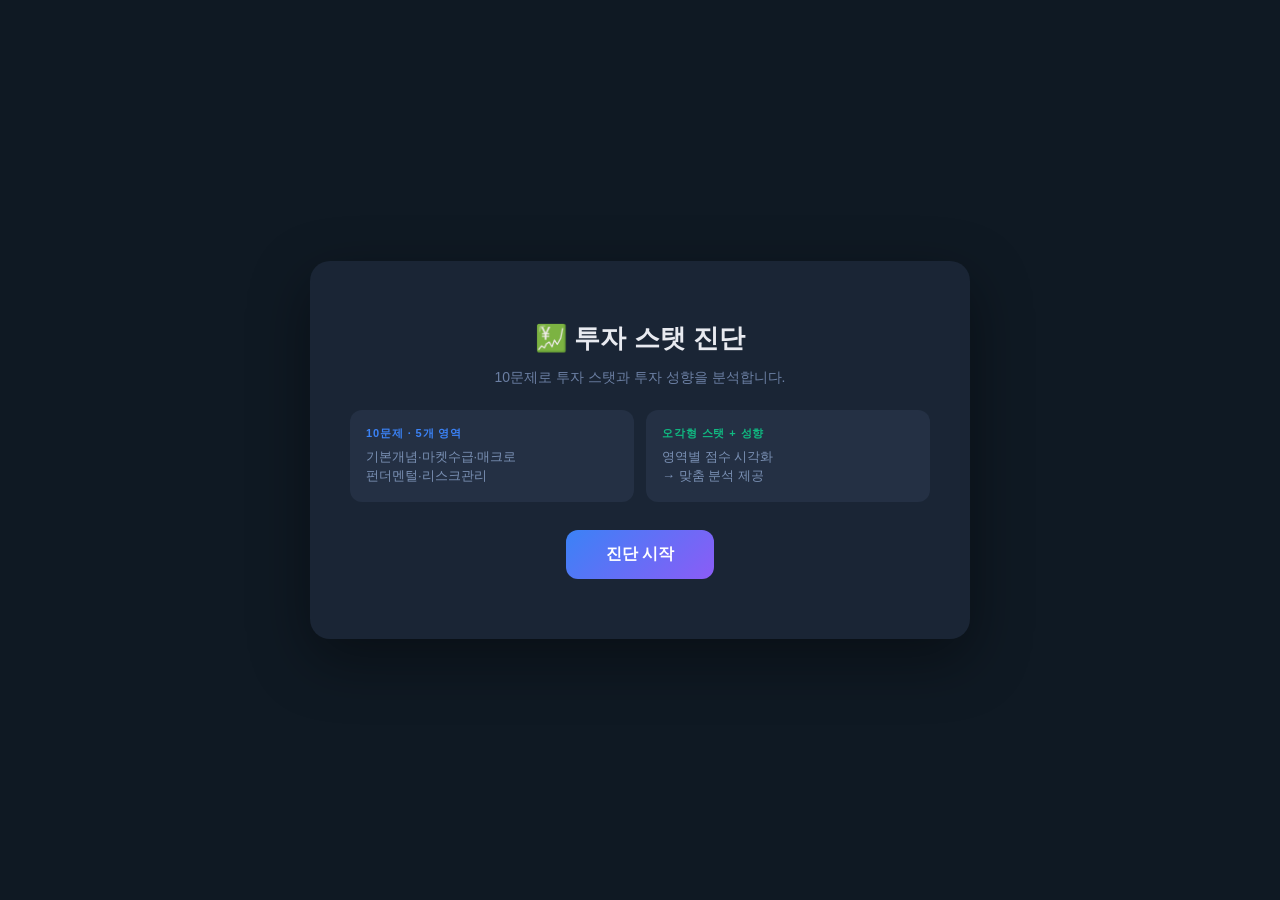
<file: genai/app/web/quiz.html>
<!DOCTYPE html>
<html lang="ko">
<head>
  <meta charset="UTF-8">
  <meta name="viewport" content="width=device-width, initial-scale=1.0">
  <title>FinSwipe 투자 진단</title>
  <style>
    * { box-sizing: border-box; margin: 0; padding: 0; }
    body { min-height: 100vh; background: #0f1923; display: flex; align-items: center; justify-content: center; font-family: -apple-system, BlinkMacSystemFont, 'Segoe UI', sans-serif; color: #e8eaf0; padding: 20px; }
    .card { background: #1a2535; border-radius: 20px; padding: 40px; width: 100%; max-width: 660px; box-shadow: 0 20px 60px rgba(0,0,0,0.4); }

    /* 진행 바 */
    .progress-bar-wrap { background: #243044; border-radius: 99px; height: 6px; margin-bottom: 10px; overflow: hidden; }
    .progress-bar-fill { height: 100%; border-radius: 99px; transition: width 0.4s ease; }
    .knowledge-bar { background: linear-gradient(90deg, #3b82f6, #8b5cf6); }
    .preference-bar { background: linear-gradient(90deg, #f59e0b, #ef4444); }
    .deep-bar { background: linear-gradient(90deg, #10b981, #3b82f6); }
    .progress-label { text-align: right; font-size: 13px; color: #6b7fa3; margin-bottom: 24px; }

    .phase-label { font-size: 11px; font-weight: 600; letter-spacing: .08em; text-transform: uppercase; margin-bottom: 6px; }
    .phase-label.knowledge { color: #3b82f6; }
    .phase-label.preference { color: #f59e0b; }
    .phase-label.deep { color: #10b981; }
    .area-badge { display: inline-block; font-size: 12px; font-weight: 600; padding: 3px 10px; border-radius: 99px; margin-bottom: 16px; }
    .area-badge.knowledge { background: #1e3a5f; color: #60a5fa; }
    .area-badge.preference { background: #3d2a00; color: #fbbf24; }
    .area-badge.deep { background: #0d2e22; color: #34d399; }

    .question-text { font-size: 17px; line-height: 1.7; color: #d1d9ef; margin-bottom: 24px; min-height: 60px; }
    .choices { display: flex; flex-direction: column; gap: 10px; }
    .choice-btn { background: #243044; border: 2px solid #2d3f5c; border-radius: 12px; padding: 13px 16px; color: #c8d0e8; font-size: 14px; text-align: left; cursor: pointer; transition: all 0.15s; display: flex; gap: 10px; align-items: flex-start; }
    .choice-btn:hover:not(:disabled) { border-color: #3b82f6; background: #1e3a5f; }
    .choice-btn .key { font-weight: 700; min-width: 18px; color: #3b82f6; }
    .choice-btn.correct { border-color: #22c55e; background: #14321f; color: #86efac; }
    .choice-btn.correct .key { color: #22c55e; }
    .choice-btn.wrong { border-color: #ef4444; background: #3b1212; color: #fca5a5; }
    .choice-btn.wrong .key { color: #ef4444; }
    .choice-btn.selected-pref { border-color: #f59e0b; background: #2d1f00; color: #fde68a; }
    .choice-btn.e-btn { border-style: dashed; color: #6b7fa3; }
    .choice-btn.e-btn .key { color: #4b5a73; }
    .choice-btn:disabled { cursor: default; }

    .explanation { margin-top: 16px; background: #1e2d44; border-left: 3px solid #3b82f6; border-radius: 8px; padding: 14px 16px; font-size: 14px; line-height: 1.6; color: #94a8c8; display: none; }
    .explanation.pref-confirm { border-color: #f59e0b; color: #d4a04a; }
    .next-btn { margin-top: 16px; width: 100%; padding: 13px; border: none; border-radius: 12px; font-size: 15px; font-weight: 600; cursor: pointer; display: none; transition: opacity 0.15s; }
    .next-btn.knowledge { background: linear-gradient(135deg, #3b82f6, #8b5cf6); color: #fff; }
    .next-btn.preference { background: linear-gradient(135deg, #f59e0b, #ef4444); color: #fff; }
    .next-btn.deep { background: linear-gradient(135deg, #10b981, #3b82f6); color: #fff; }
    .next-btn:hover { opacity: 0.88; }

    /* 시작 */
    .start-screen { text-align: center; padding: 20px 0; }
    .start-screen h1 { font-size: 26px; font-weight: 700; margin-bottom: 10px; }
    .start-screen p { color: #6b7fa3; font-size: 14px; line-height: 1.7; margin-bottom: 20px; }
    .phase-desc { display: flex; gap: 12px; margin-bottom: 28px; }
    .phase-box { flex: 1; background: #243044; border-radius: 12px; padding: 16px; text-align: left; }
    .ph-title { font-size: 11px; font-weight: 600; letter-spacing: .08em; text-transform: uppercase; margin-bottom: 6px; }
    .ph-body { font-size: 13px; color: #7a90b4; line-height: 1.5; }
    .start-btn { padding: 14px 40px; border: none; border-radius: 12px; background: linear-gradient(135deg, #3b82f6, #8b5cf6); color: #fff; font-size: 16px; font-weight: 600; cursor: pointer; }

    /* 로딩 */
    .loader { text-align: center; padding: 40px 0; color: #6b7fa3; font-size: 15px; }
    .spinner { width: 36px; height: 36px; border: 3px solid #243044; border-top-color: #3b82f6; border-radius: 50%; animation: spin 0.8s linear infinite; margin: 0 auto 16px; }
    @keyframes spin { to { transform: rotate(360deg); } }

    /* 결과 */
    .result { text-align: center; padding: 10px 0; }
    .result-title { font-size: 18px; font-weight: 700; color: #d1d9ef; margin-bottom: 6px; }
    .result-sub { font-size: 14px; color: #6b7fa3; margin-bottom: 24px; }

    /* 오각형 차트 */
    .pentagon-wrap { display: flex; justify-content: center; margin-bottom: 20px; }
    svg.pentagon { overflow: visible; }
    .pentagon-label { font-size: 12px; fill: #94a8c8; font-family: -apple-system, sans-serif; }
    .pentagon-score { font-size: 11px; fill: #60a5fa; font-weight: 700; font-family: -apple-system, sans-serif; }

    .tendency-card { background: #243044; border-radius: 14px; padding: 20px 22px; margin-bottom: 16px; text-align: left; }
    .tendency-card .tc-title { font-size: 11px; font-weight: 600; letter-spacing: .08em; color: #4b6a9b; text-transform: uppercase; margin-bottom: 8px; }
    .tendency-card .tc-name { font-size: 20px; font-weight: 700; color: #fbbf24; margin-bottom: 8px; }
    .tendency-card .tc-desc { font-size: 14px; color: #7a90b4; line-height: 1.65; margin-bottom: 10px; }
    .news-hint { background: #1a2535; border-left: 3px solid #f59e0b; border-radius: 8px; padding: 12px 14px; font-size: 13px; color: #d4a04a; line-height: 1.6; }

    /* 심층/기본 선택 */
    .choice-section { margin-bottom: 16px; }
    .choice-section .choice-title { font-size: 14px; color: #6b7fa3; text-align: center; margin-bottom: 12px; }
    .choice-row { display: flex; gap: 12px; }
    .depth-btn { flex: 1; padding: 14px; border-radius: 12px; font-size: 14px; font-weight: 600; cursor: pointer; transition: opacity 0.15s; border: none; }
    .depth-btn.basic { background: #243044; color: #c8d0e8; }
    .depth-btn.basic:hover { background: #2d3f5c; }
    .depth-btn.deep { background: linear-gradient(135deg, #10b981, #3b82f6); color: #fff; }
    .depth-btn.deep:hover { opacity: 0.88; }

    .hidden { display: none !important; }
  </style>
</head>
<body>
<div class="card">

  <!-- 시작 -->
  <div id="screen-start" class="start-screen">
    <h1>💹 투자 스탯 진단</h1>
    <p>10문제로 투자 스탯과 투자 성향을 분석합니다.</p>
    <div class="phase-desc">
      <div class="phase-box">
        <div class="ph-title" style="color:#3b82f6">10문제 · 5개 영역</div>
        <div class="ph-body">기본개념·마켓수급·매크로<br>펀더멘털·리스크관리</div>
      </div>
      <div class="phase-box">
        <div class="ph-title" style="color:#10b981">오각형 스탯 + 성향</div>
        <div class="ph-body">영역별 점수 시각화<br>→ 맞춤 분석 제공</div>
      </div>
    </div>
    <button class="start-btn" onclick="startQuiz()">진단 시작</button>
  </div>

  <!-- 로딩 -->
  <div id="screen-loading" class="loader hidden">
    <div class="spinner"></div>
    <span id="loading-text">문제를 생성하는 중...</span>
    <div id="loading-error" style="display:none;margin-top:20px;">
      <p style="color:#ef4444;margin-bottom:12px;">문제 생성에 실패했습니다.</p>
      <button onclick="retryQuestion()" style="padding:10px 24px;border:none;border-radius:10px;background:#3b82f6;color:#fff;font-size:14px;cursor:pointer;">다시 시도</button>
    </div>
  </div>

  <!-- 퀴즈 -->
  <div id="screen-quiz" class="hidden">
    <div class="progress-bar-wrap">
      <div class="progress-bar-fill knowledge" id="progress-fill" style="width:0%"></div>
    </div>
    <div class="progress-label" id="progress-label"></div>
    <div class="phase-label knowledge" id="phase-label"></div>
    <div class="area-badge knowledge" id="area-badge"></div>
    <div class="question-text" id="question-text"></div>
    <div class="choices" id="choices"></div>
    <div class="explanation" id="explanation"></div>
    <button class="next-btn knowledge" id="next-btn">다음 문제 →</button>
  </div>

  <!-- 결과 -->
  <div id="screen-result" class="result hidden">

    <!-- 타이틀 -->
    <div style="text-align:center;margin-bottom:20px;">
      <div style="font-size:13px;color:#6b7fa3;margin-bottom:4px;">나의 투자 스탯을 분석했어요</div>
      <div id="tendency-headline" style="font-size:20px;font-weight:700;color:#e8eaf0;"></div>
    </div>

    <!-- 오각형 차트 -->
    <div class="pentagon-wrap">
      <svg class="pentagon" id="pentagon-svg" width="280" height="280" viewBox="-140 -140 280 280"></svg>
    </div>

    <!-- 강한/보완 영역 -->
    <div id="area-summary" style="display:flex;gap:10px;margin-bottom:16px;"></div>

    <!-- 영역별 설명 -->
    <div style="background:#243044;border-radius:14px;padding:16px 20px;margin-bottom:16px;">
      <div style="font-size:11px;font-weight:600;letter-spacing:.08em;color:#4b6a9b;text-transform:uppercase;margin-bottom:12px;">영역별 분석</div>
      <div id="area-descs"></div>
    </div>

    <!-- 맞춤 분석 안내 -->
    <div style="background:#1e2d44;border-left:3px solid #3b82f6;border-radius:10px;padding:16px 18px;margin-bottom:16px;">
      <div style="font-size:11px;font-weight:600;letter-spacing:.08em;color:#3b82f6;text-transform:uppercase;margin-bottom:10px;">이런 분석을 제공해드려요</div>
      <div id="analysis-hints"></div>
    </div>

    <!-- 심층/완료 선택 -->
    <div class="choice-section" id="depth-choice">
      <div class="choice-title">더 정밀한 분석을 원하시나요?</div>
      <div class="choice-row">
        <button class="depth-btn basic" onclick="proceedBasic()">이대로 시작하기</button>
        <button class="depth-btn deep" onclick="startDeep()">심층 분석 (+5문제)</button>
      </div>
    </div>

    <div id="result-done" class="hidden" style="text-align:center;">
      <button style="padding:12px 32px;border:none;border-radius:12px;background:#243044;color:#c8d0e8;font-size:15px;cursor:pointer;" onclick="restartQuiz()">다시 진단하기</button>
    </div>
  </div>

</div>

<script>
const BASE = '';
const AREAS = ['기본개념', '마켓수급', '매크로', '펀더멘털', '리스크관리'];
const AREA_COLORS = { '기본개념': '#3b82f6', '마켓수급': '#8b5cf6', '매크로': '#f59e0b', '펀더멘털': '#10b981', '리스크관리': '#ef4444' };
const AREA_DESCS = {
  '기본개념': '주식·채권·ETF의 의미, 주주 개념, 시장 구조 등 투자의 첫 걸음이 되는 기초 지식',
  '마켓수급': '거래량·수급 흐름, RSI·MACD 등 기술적 신호, 어닝 서프라이즈와 선반영 원리',
  '매크로':   '기준금리·환율·GDP·인플레이션 등 거시경제 변수가 주가에 미치는 영향',
  '펀더멘털': 'PER·PBR·ROE·EPS 등 재무지표로 기업 내재가치를 분석하는 능력',
  '리스크관리': '베타계수·변동성·포트폴리오 분산·손절·헤징 등 손실 방어 전략',
};

let sessionId = null, currentQuestion = null, totalQ = 10, knowledgeQ = 7;
let isDeepMode = false;

function api(path, opts = {}) {
  return fetch(BASE + path, {
    ...opts,
    headers: { 'Content-Type': 'application/json', ...(opts.headers || {}) }
  }).then(r => r.json());
}

function show(id) {
  ['screen-start','screen-loading','screen-quiz','screen-result'].forEach(s => document.getElementById(s).classList.add('hidden'));
  document.getElementById(id).classList.remove('hidden');
}

async function startQuiz() {
  show('screen-loading');
  const s = await api('/quiz/sessions', { method: 'POST', body: JSON.stringify({ user_id: null }) });
  sessionId = s.session_id;
  totalQ = s.total_questions;
  knowledgeQ = s.knowledge_questions;
  await loadNextQuestion();
}

async function loadNextQuestion() {
  show('screen-loading');
  document.getElementById('loading-text').textContent = '문제를 생성하는 중...';
  document.getElementById('loading-error').style.display = 'none';
  try {
    const q = await api(`/quiz/sessions/${sessionId}/next-question`, { method: 'POST' });
    if (q.detail || q.error) throw new Error(q.detail || q.error);
    currentQuestion = q;
    renderQuestion(q);
    show('screen-quiz');
  } catch (e) {
    document.getElementById('loading-text').textContent = '';
    document.getElementById('loading-error').style.display = 'block';
  }
}

function retryQuestion() {
  loadNextQuestion();
}

function renderQuestion(q) {
  const isPref = q.question_type === 'preference';
  const isDeep = isDeepMode;
  const fill = document.getElementById('progress-fill');
  const phaseLbl = document.getElementById('phase-label');
  const badge = document.getElementById('area-badge');

  let phaseClass = isDeepMode ? 'deep' : 'knowledge';
  fill.className = 'progress-bar-fill ' + (isDeepMode ? 'deep-bar' : 'knowledge-bar');
  phaseLbl.className = 'phase-label ' + phaseClass;
  badge.className = 'area-badge ' + phaseClass;
  phaseLbl.textContent = isDeepMode ? 'PHASE 2 · 심층 분석' : 'PHASE 1 · 투자 스탯';
  badge.textContent = q.area || '지식';

  const pct = ((q.question_number - 1) / totalQ) * 100;
  fill.style.width = pct + '%';
  document.getElementById('progress-label').textContent = `${q.question_number} / ${totalQ}`;
  document.getElementById('question-text').textContent = q.question_text;
  document.getElementById('explanation').style.display = 'none';
  document.getElementById('explanation').className = 'explanation';
  const nextBtn = document.getElementById('next-btn');
  nextBtn.style.display = 'none';
  nextBtn.className = 'next-btn ' + phaseClass;

  const el = document.getElementById('choices');
  el.innerHTML = '';
  Object.entries(q.choices).forEach(([key, text]) => {
    const btn = document.createElement('button');
    btn.className = 'choice-btn' + (key === 'E' && !isPref ? ' e-btn' : '');
    btn.innerHTML = `<span class="key">${key}</span><span>${text}</span>`;
    btn.onclick = () => submitAnswer(key);
    el.appendChild(btn);
  });
}

async function submitAnswer(answer) {
  document.querySelectorAll('.choice-btn').forEach(b => b.disabled = true);
  const r = await api(`/quiz/sessions/${sessionId}/answers`, {
    method: 'POST', body: JSON.stringify({ question_id: currentQuestion.question_id, answer })
  });

  const btns = document.querySelectorAll('.choice-btn');
  const keys = Object.keys(currentQuestion.choices);
  const expEl = document.getElementById('explanation');

  btns.forEach((btn, i) => {
    const k = keys[i];
    if (k === r.correct_answer) btn.classList.add('correct');
    else if (k === answer && !r.is_correct) btn.classList.add('wrong');
  });
  expEl.textContent = r.is_모름 ? `정답은 ${r.correct_answer}번입니다. ${r.explanation}` : r.explanation;
  expEl.style.display = 'block';

  const pct = (r.questions_asked / totalQ) * 100;
  document.getElementById('progress-fill').style.width = pct + '%';
  document.getElementById('progress-label').textContent = `${r.questions_asked} / ${totalQ}`;

  const nextBtn = document.getElementById('next-btn');
  nextBtn.style.display = 'block';
  if (r.session_status === 'completed') {
    nextBtn.textContent = '결과 보기 →';
    nextBtn.onclick = () => showResult(r);
  } else {
    nextBtn.textContent = r.is_preference ? '다음 질문 →' : '다음 문제 →';
    nextBtn.onclick = loadNextQuestion;
  }
}

function showResult(r) {
  const emoji = r.tendency_emoji || '📊';
  const label = r.tendency || '탐색형 투자자';
  document.getElementById('tendency-headline').textContent = `${emoji} ${label}`;
  drawPentagon(r.area_stats);
  drawAreaSummary(r.area_stats);
  drawAreaDescs(r.area_stats);
  // 맞춤 분석 힌트
  const hintsEl = document.getElementById('analysis-hints');
  const hints = r.analysis_hints || [];
  hintsEl.innerHTML = hints.map(h => `<div style="display:flex;align-items:flex-start;gap:8px;margin-bottom:6px;">
    <span style="color:#60a5fa;font-size:12px;margin-top:2px;">•</span>
    <span style="font-size:13px;color:#94a8c8;line-height:1.5">${h}</span>
  </div>`).join('');
  document.getElementById('depth-choice').classList.remove('hidden');
  document.getElementById('result-done').classList.add('hidden');
  show('screen-result');
}

function drawPentagon(areaStats) {
  const svg = document.getElementById('pentagon-svg');
  svg.innerHTML = '';
  const R = 90, cx = 0, cy = 0;
  const n = AREAS.length;

  function point(idx, r) {
    const angle = (idx * 2 * Math.PI / n) - Math.PI / 2;
    return { x: r * Math.cos(angle), y: r * Math.sin(angle) };
  }

  // 배경 그리드 (5단계)
  for (let g = 1; g <= 5; g++) {
    const r = (g / 5) * R;
    const pts = AREAS.map((_, i) => point(i, r));
    const d = pts.map((p, i) => `${i === 0 ? 'M' : 'L'}${p.x.toFixed(1)},${p.y.toFixed(1)}`).join(' ') + 'Z';
    const path = document.createElementNS('http://www.w3.org/2000/svg', 'path');
    path.setAttribute('d', d);
    path.setAttribute('fill', 'none');
    path.setAttribute('stroke', '#2d3f5c');
    path.setAttribute('stroke-width', '1');
    svg.appendChild(path);
  }

  // 축선
  AREAS.forEach((_, i) => {
    const p = point(i, R);
    const line = document.createElementNS('http://www.w3.org/2000/svg', 'line');
    line.setAttribute('x1', '0'); line.setAttribute('y1', '0');
    line.setAttribute('x2', p.x.toFixed(1)); line.setAttribute('y2', p.y.toFixed(1));
    line.setAttribute('stroke', '#2d3f5c'); line.setAttribute('stroke-width', '1');
    svg.appendChild(line);
  });

  // 스탯 채움
  const scores = AREAS.map(a => {
    if (!areaStats || !areaStats[a]) return 0;
    return areaStats[a].score ?? 0;
  });
  const statPts = AREAS.map((_, i) => point(i, (scores[i] / 5) * R));
  const statD = statPts.map((p, i) => `${i === 0 ? 'M' : 'L'}${p.x.toFixed(1)},${p.y.toFixed(1)}`).join(' ') + 'Z';
  const statPath = document.createElementNS('http://www.w3.org/2000/svg', 'path');
  statPath.setAttribute('d', statD);
  statPath.setAttribute('fill', 'rgba(59,130,246,0.25)');
  statPath.setAttribute('stroke', '#3b82f6');
  statPath.setAttribute('stroke-width', '2');
  svg.appendChild(statPath);

  // 점
  AREAS.forEach((_, i) => {
    const p = statPts[i];
    const circle = document.createElementNS('http://www.w3.org/2000/svg', 'circle');
    circle.setAttribute('cx', p.x.toFixed(1)); circle.setAttribute('cy', p.y.toFixed(1));
    circle.setAttribute('r', '4'); circle.setAttribute('fill', '#3b82f6');
    svg.appendChild(circle);
  });

  // 라벨
  AREAS.forEach((area, i) => {
    const p = point(i, R + 24);
    const score = areaStats && areaStats[area] ? (areaStats[area].score ?? '?') : '?';

    const text = document.createElementNS('http://www.w3.org/2000/svg', 'text');
    text.setAttribute('x', p.x.toFixed(1)); text.setAttribute('y', p.y.toFixed(1));
    text.setAttribute('text-anchor', 'middle'); text.setAttribute('dominant-baseline', 'middle');
    text.setAttribute('class', 'pentagon-label');
    text.textContent = area;
    svg.appendChild(text);

    const scoreText = document.createElementNS('http://www.w3.org/2000/svg', 'text');
    scoreText.setAttribute('x', p.x.toFixed(1)); scoreText.setAttribute('y', (parseFloat(p.y) + 14).toFixed(1));
    scoreText.setAttribute('text-anchor', 'middle'); scoreText.setAttribute('dominant-baseline', 'middle');
    scoreText.setAttribute('class', 'pentagon-score');
    scoreText.textContent = score !== '?' ? `${score}/5` : '-';
    svg.appendChild(scoreText);
  });
}

function drawAreaSummary(areaStats) {
  if (!areaStats) return;
  const strong = AREAS.filter(a => areaStats[a]?.score != null && areaStats[a].score >= 3.5);
  const weak   = AREAS.filter(a => areaStats[a]?.score != null && areaStats[a].score < 2.5);
  const el = document.getElementById('area-summary');
  el.innerHTML = '';
  if (strong.length) {
    el.innerHTML += `<div style="flex:1;background:#0d2418;border-radius:10px;padding:12px 14px;">
      <div style="font-size:11px;color:#34d399;font-weight:600;margin-bottom:6px;">💪 강한 영역</div>
      <div style="font-size:13px;color:#86efac;">${strong.join(' · ')}</div>
    </div>`;
  }
  if (weak.length) {
    el.innerHTML += `<div style="flex:1;background:#2d1212;border-radius:10px;padding:12px 14px;">
      <div style="font-size:11px;color:#f87171;font-weight:600;margin-bottom:6px;">📈 보완하면 좋은 영역</div>
      <div style="font-size:13px;color:#fca5a5;">${weak.join(' · ')}</div>
    </div>`;
  }
}

function drawAreaDescs(areaStats) {
  const el = document.getElementById('area-descs');
  el.innerHTML = AREAS.map(a => {
    const s = areaStats?.[a];
    const score = s?.score != null ? s.score : null;
    const bar = score != null ? Math.round((score / 5) * 100) : 0;
    const color = AREA_COLORS[a];
    return `<div style="margin-bottom:12px;">
      <div style="display:flex;justify-content:space-between;align-items:center;margin-bottom:4px;">
        <span style="font-size:13px;font-weight:600;color:${color}">${a}</span>
        <span style="font-size:12px;color:#6b7fa3">${score != null ? score + '/5' : '-'}</span>
      </div>
      <div style="background:#1a2535;border-radius:99px;height:4px;margin-bottom:5px;">
        <div style="background:${color};width:${bar}%;height:4px;border-radius:99px;transition:width .4s"></div>
      </div>
      <div style="font-size:12px;color:#6b7fa3;line-height:1.5">${AREA_DESCS[a]}</div>
    </div>`;
  }).join('');
}

async function startDeep() {
  document.getElementById('depth-choice').classList.add('hidden');
  await api(`/quiz/sessions/${sessionId}/deep`, { method: 'POST' });
  isDeepMode = true;
  totalQ = 10 + 5;
  await loadNextQuestion();
}

function proceedBasic() {
  document.getElementById('depth-choice').classList.add('hidden');
  document.getElementById('result-done').classList.remove('hidden');
}

function restartQuiz() {
  sessionId = null; currentQuestion = null; isDeepMode = false; totalQ = 10;
  show('screen-start');
}
</script>
</body>
</html>
</file>
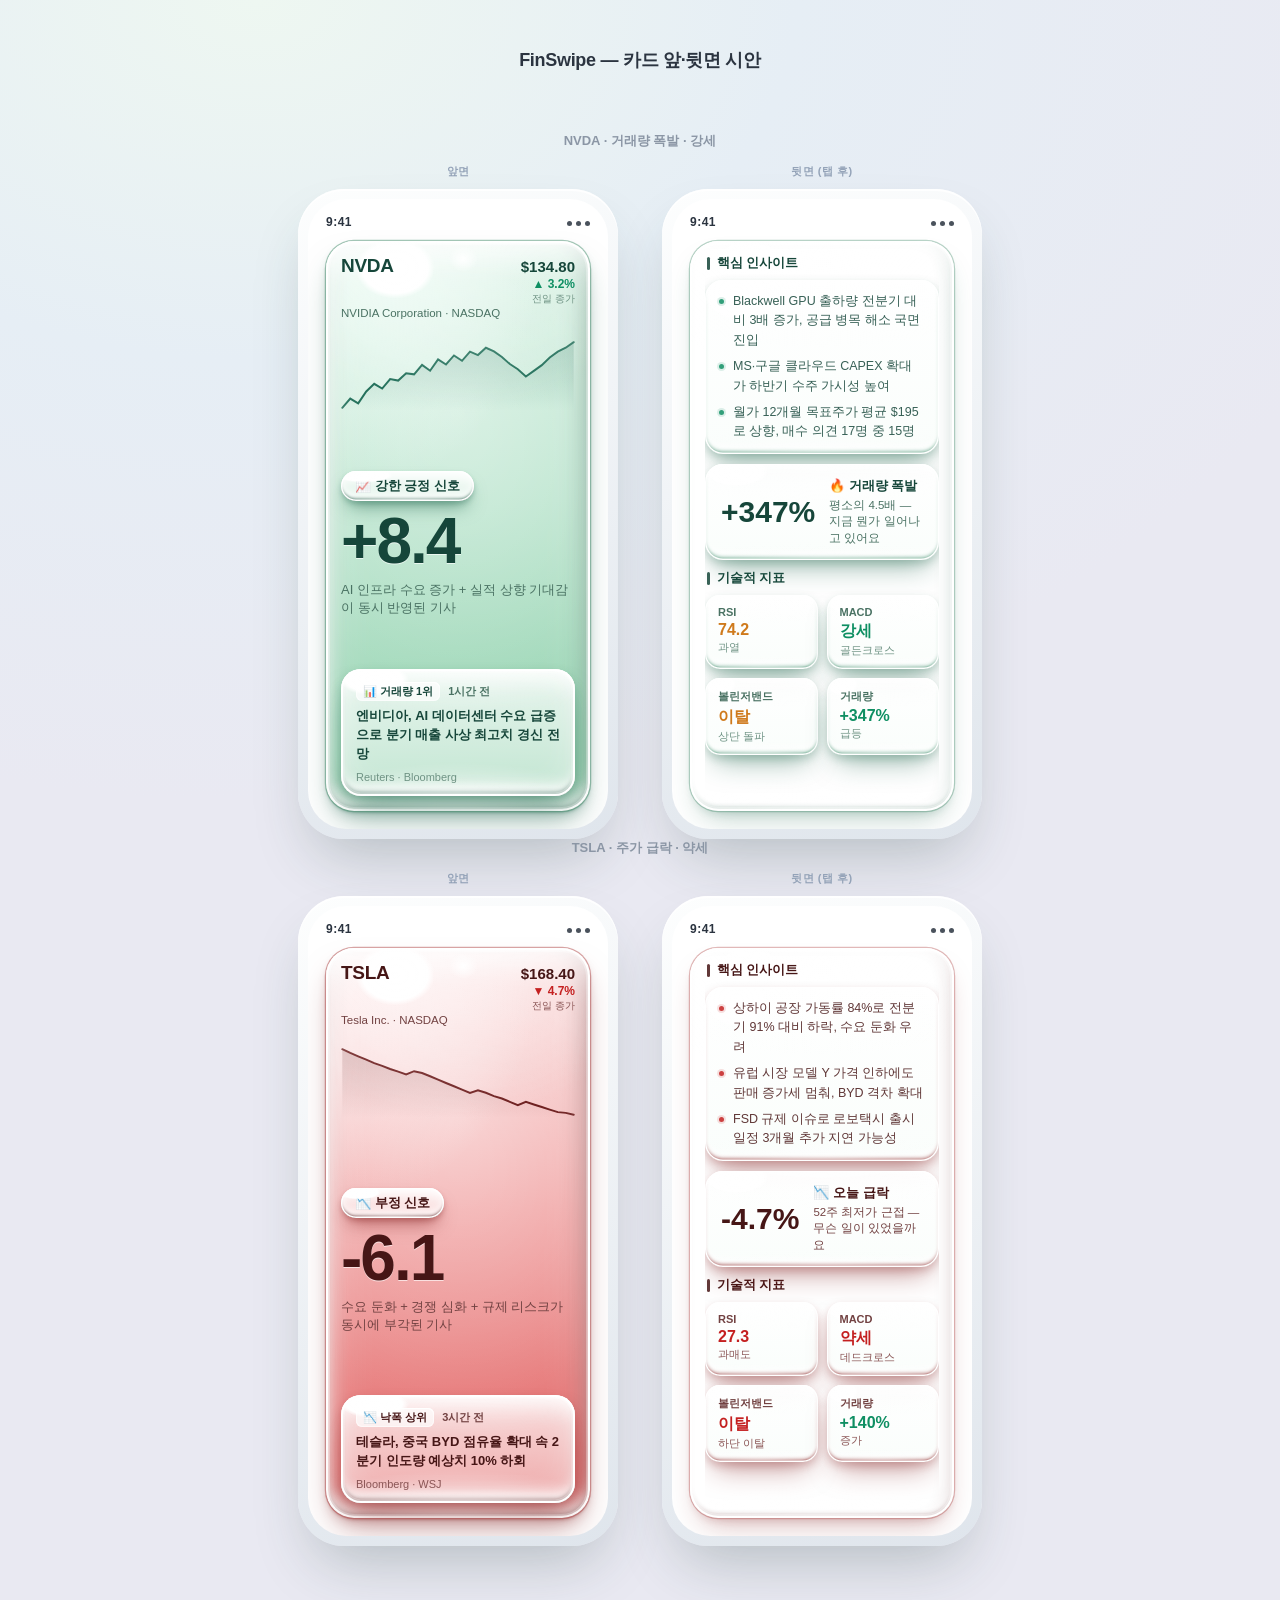
<file: be/src/main/resources/static/card-preview.html>
<!DOCTYPE html>
<html lang="ko">
<head>
<meta charset="UTF-8">
<meta name="viewport" content="width=device-width, initial-scale=1.0">
<title>FinSwipe — 카드 시안</title>
<style>
* { margin:0; padding:0; box-sizing:border-box; font-family:-apple-system,'Pretendard','Apple SD Gothic Neo',sans-serif; }

.bull    { --card: radial-gradient(120% 90% at 18% -6%,#f2fdf8 0%,transparent 55%), radial-gradient(150% 85% at 50% 30%,rgba(255,255,255,.38) 0%,transparent 62%), linear-gradient(172deg,#d6f1e3 0%,#b7e3cb 48%,#8fd0ac 100%); --ink:#16463a; --soft:#4a7263; --faint:#6f9384; --acc:#0f8f63; --ring:rgba(78,146,116,.5); }
.bear    { --card: radial-gradient(120% 90% at 18% -6%,#fff5f5 0%,transparent 55%), radial-gradient(150% 85% at 50% 30%,rgba(255,255,255,.38) 0%,transparent 62%), linear-gradient(172deg,#fce8e8 0%,#f0a0a0 48%,#e06060 100%); --ink:#461616; --soft:#724242; --faint:#8a5555; --acc:#c42020; --ring:rgba(180,80,80,.5); }
.neutral { --card: radial-gradient(120% 90% at 18% -6%,#f8fafc 0%,transparent 55%), radial-gradient(150% 85% at 50% 30%,rgba(255,255,255,.38) 0%,transparent 62%), linear-gradient(172deg,#f1f5f9 0%,#cbd5e1 48%,#94a3b8 100%); --ink:#1e293b; --soft:#475569; --faint:#64748b; --acc:#475569; --ring:rgba(100,116,139,.5); }
.mixed   { --card: radial-gradient(120% 90% at 18% -6%,#fffbeb 0%,transparent 55%), radial-gradient(150% 85% at 50% 30%,rgba(255,255,255,.38) 0%,transparent 62%), linear-gradient(172deg,#fef3c7 0%,#fde68a 48%,#f59e0b 100%); --ink:#451a03; --soft:#78350f; --faint:#92400e; --acc:#d97706; --ring:rgba(217,119,6,.5); }

body { min-height:100vh; background:radial-gradient(1200px 800px at 20% 0%,#eef7f1 0%,#e6eef5 45%,#e9e9f2 100%); display:flex; flex-direction:column; align-items:center; padding:48px 24px 80px; gap:60px; }
h1 { font-size:18px; font-weight:700; color:#2b3440; letter-spacing:-.3px; }
.set { display:flex; flex-direction:column; align-items:center; gap:14px; }
.set-label { font-size:13px; font-weight:600; color:#8b96a5; }
.pair { display:flex; gap:44px; flex-wrap:wrap; justify-content:center; }
.col { display:flex; flex-direction:column; align-items:center; gap:10px; }
.col-label { font-size:11px; font-weight:700; color:#94a3b8; letter-spacing:.5px; text-transform:uppercase; }

.phone { width:320px; height:650px; border-radius:46px; padding:10px; background:linear-gradient(160deg,#fdfefe,#dfe5ec); box-shadow:0 30px 60px -18px rgba(40,70,60,.28),inset 0 2px 0 rgba(255,255,255,.9); }
.screen { width:100%; height:100%; border-radius:38px; overflow:hidden; position:relative; background:#ffffff; }
.inner { position:relative; z-index:2; height:100%; display:flex; flex-direction:column; padding:16px 18px 18px; }
.status { font-size:12px; font-weight:600; letter-spacing:.5px; display:flex; justify-content:space-between; align-items:center; margin-bottom:12px; color:#2b3440; flex-shrink:0; }
.dots span { display:inline-block; width:5px; height:5px; border-radius:50%; margin-left:4px; background:currentColor; opacity:.85; }

/* 앞면 */
.front-card { position:relative; flex:1; border-radius:28px; overflow:hidden; display:flex; flex-direction:column; padding:14px 15px 15px; background:var(--card); }
.bull .front-card { box-shadow:0 0 0 1.2px rgba(78,146,116,.5),0 18px 34px -12px rgba(30,100,75,.5),0 6px 12px -4px rgba(30,100,75,.3),0 2px 3px rgba(30,100,75,.28); }
.bear .front-card { box-shadow:0 0 0 1.2px rgba(180,80,80,.5),0 18px 34px -12px rgba(130,30,30,.5),0 6px 12px -4px rgba(130,30,30,.3),0 2px 3px rgba(130,30,30,.28); }

.bull .front-card::before { content:""; position:absolute; inset:0; border-radius:inherit; pointer-events:none; z-index:4; box-shadow:inset 0 0 0 2.2px rgba(255,255,255,1),inset 0 0 0 4px rgba(255,255,255,.35),inset 0 24px 32px -14px rgba(255,255,255,1),inset 12px 0 22px -13px rgba(255,255,255,.9),inset 0 -5px 6px -1px rgba(34,90,68,.78),inset 0 -22px 20px -12px rgba(255,255,255,1),inset -16px 0 24px -14px rgba(34,90,68,.55),inset 16px -30px 30px -26px rgba(34,90,68,.3),inset 0 0 52px rgba(255,255,255,.34); }
.bear .front-card::before { content:""; position:absolute; inset:0; border-radius:inherit; pointer-events:none; z-index:4; box-shadow:inset 0 0 0 2.2px rgba(255,255,255,1),inset 0 0 0 4px rgba(255,255,255,.35),inset 0 24px 32px -14px rgba(255,255,255,1),inset 12px 0 22px -13px rgba(255,255,255,.9),inset 0 -5px 6px -1px rgba(90,28,28,.78),inset 0 -22px 20px -12px rgba(255,255,255,1),inset -16px 0 24px -14px rgba(90,28,28,.55),inset 16px -30px 30px -26px rgba(90,28,28,.3),inset 0 0 52px rgba(255,255,255,.34); }
.front-card::after { content:""; position:absolute; inset:1.4px; border-radius:27px; pointer-events:none; z-index:4; background:radial-gradient(24% 8.5% at 26% 4.6%,rgba(255,255,255,1) 0%,rgba(255,255,255,.98) 52%,rgba(255,255,255,0) 63%),radial-gradient(8% 3.2% at 52% 3%,rgba(255,255,255,.95) 0%,rgba(255,255,255,0) 70%),radial-gradient(135% 62% at 50% -10%,rgba(255,255,255,.5) 0%,rgba(255,255,255,.14) 48%,transparent 65%),radial-gradient(88% 13% at 50% 101%,rgba(255,255,255,.55) 0%,rgba(255,255,255,.18) 55%,transparent 72%); }

.fhead { position:relative; z-index:6; display:flex; flex-direction:column; gap:2px; }
.f-row1 { display:flex; justify-content:space-between; align-items:baseline; }
.f-tick { font-size:19px; font-weight:800; color:var(--ink); letter-spacing:-.3px; }
.f-price { font-size:15px; font-weight:800; color:var(--ink); text-align:right; line-height:1.3; }
.f-price .chg { display:block; font-size:12px; font-weight:600; color:var(--acc); }
.f-price .lbl { display:block; font-size:10px; font-weight:500; color:var(--faint); }
.fsub { font-size:11.5px; font-weight:500; color:var(--soft); }

.chart-area { margin:12px -2px 0; height:88px; position:relative; z-index:2; }
.chart-area svg { width:100%; height:100%; overflow:visible; }

.front-body { position:relative; z-index:6; flex:1; display:flex; flex-direction:column; justify-content:center; align-items:flex-start; gap:8px; }

.bull .tag { color:#16463a; box-shadow:inset 0 0 0 1.4px rgba(255,255,255,1),inset 0 10px 12px -5px rgba(255,255,255,1),inset 0 -3px 3px -.5px rgba(34,90,68,.75),inset 0 -11px 10px -5px rgba(255,255,255,1),0 11px 18px -6px rgba(30,100,75,.55),0 3px 5px rgba(30,100,75,.28); }
.bear .tag { color:#461616; box-shadow:inset 0 0 0 1.4px rgba(255,255,255,1),inset 0 10px 12px -5px rgba(255,255,255,1),inset 0 -3px 3px -.5px rgba(90,28,28,.75),inset 0 -11px 10px -5px rgba(255,255,255,1),0 11px 18px -6px rgba(130,30,30,.55),0 3px 5px rgba(130,30,30,.28); }
.tag { position:relative; display:inline-flex; align-items:center; gap:6px; font-size:13px; font-weight:700; background:linear-gradient(180deg,rgba(255,255,255,.78),rgba(255,255,255,.46)); padding:6px 14px; border-radius:999px; }
.tag::before { content:""; position:absolute; inset:1.1px; border-radius:999px; pointer-events:none; background:radial-gradient(36% 42% at 17% 12%,rgba(255,255,255,1) 0%,rgba(255,255,255,.98) 50%,rgba(255,255,255,0) 62%),radial-gradient(80% 38% at 50% 104%,rgba(255,255,255,.55) 0%,transparent 70%); }

.big-num { font-size:64px; font-weight:800; line-height:1; letter-spacing:-2px; white-space:nowrap; color:var(--ink); text-shadow:0 1px 0 rgba(255,255,255,.65); }
.sub { font-size:13px; font-weight:500; color:var(--soft); }

.bull .front-foot { box-shadow:inset 0 0 0 2px rgba(255,255,255,1),inset 0 0 0 3.6px rgba(255,255,255,.35),inset 0 18px 22px -11px rgba(255,255,255,1),inset 0 -4.5px 5px -1px rgba(34,90,68,.75),inset 0 -18px 15px -10px rgba(255,255,255,1),inset 0 0 34px rgba(255,255,255,.32),0 18px 30px -11px rgba(30,100,75,.55),0 5px 10px rgba(30,100,75,.25); }
.bear .front-foot { box-shadow:inset 0 0 0 2px rgba(255,255,255,1),inset 0 0 0 3.6px rgba(255,255,255,.35),inset 0 18px 22px -11px rgba(255,255,255,1),inset 0 -4.5px 5px -1px rgba(90,28,28,.75),inset 0 -18px 15px -10px rgba(255,255,255,1),inset 0 0 34px rgba(255,255,255,.32),0 18px 30px -11px rgba(130,30,30,.55),0 5px 10px rgba(130,30,30,.25); }
.front-foot { position:relative; z-index:6; margin-top:auto; background:linear-gradient(180deg,rgba(255,255,255,.74),rgba(255,255,255,.42)); border-radius:20px; padding:13px 15px; }
.front-foot::before { content:""; position:absolute; inset:1.3px; border-radius:19px; pointer-events:none; background:radial-gradient(24% 21% at 14% 7%,rgba(255,255,255,1) 0%,rgba(255,255,255,.98) 50%,rgba(255,255,255,0) 62%),radial-gradient(140% 90% at 50% -18%,rgba(255,255,255,.44) 0%,transparent 62%),radial-gradient(90% 22% at 50% 102%,rgba(255,255,255,.45) 0%,transparent 70%); }
.front-foot > * { position:relative; z-index:2; }
.foot-meta { font-size:11px; font-weight:600; color:var(--soft); margin-bottom:6px; display:flex; gap:8px; align-items:center; }
.foot-pill { background:rgba(255,255,255,.7); color:var(--ink); border-radius:6px; padding:2px 7px; box-shadow:inset 0 1px 0 #fff,inset 0 0 0 1px rgba(255,255,255,.6); }
.headline { font-size:13px; font-weight:700; color:var(--ink); line-height:1.45; }
.sources { margin-top:7px; font-size:11px; color:var(--faint); font-weight:500; }

/* 뒷면 */
.back-card { position:relative; flex:1; border-radius:28px; overflow:hidden; display:flex; flex-direction:column; padding:14px 15px 15px; background:#ffffff; }
.bull .back-card { box-shadow:0 0 0 1.2px rgba(78,146,116,.4),0 16px 30px -12px rgba(30,100,75,.35),0 5px 10px -4px rgba(30,100,75,.2); }
.bear .back-card { box-shadow:0 0 0 1.2px rgba(180,80,80,.4),0 16px 30px -12px rgba(130,30,30,.35),0 5px 10px -4px rgba(130,30,30,.2); }
.bull .back-card::before { content:""; position:absolute; inset:0; border-radius:inherit; pointer-events:none; z-index:4; box-shadow:inset 0 0 0 2.2px rgba(255,255,255,1),inset 0 0 0 4px rgba(255,255,255,.4),inset 0 20px 26px -14px rgba(255,255,255,.9),inset 12px 0 20px -13px rgba(255,255,255,.85),inset 0 -4px 5px -1px rgba(34,90,68,.45),inset 0 -18px 16px -10px rgba(255,255,255,.8),inset -12px 0 20px -13px rgba(34,90,68,.3),inset 0 0 40px rgba(255,255,255,.5); }
.bear .back-card::before { content:""; position:absolute; inset:0; border-radius:inherit; pointer-events:none; z-index:4; box-shadow:inset 0 0 0 2.2px rgba(255,255,255,1),inset 0 0 0 4px rgba(255,255,255,.4),inset 0 20px 26px -14px rgba(255,255,255,.9),inset 12px 0 20px -13px rgba(255,255,255,.85),inset 0 -4px 5px -1px rgba(90,28,28,.45),inset 0 -18px 16px -10px rgba(255,255,255,.8),inset -12px 0 20px -13px rgba(90,28,28,.3),inset 0 0 40px rgba(255,255,255,.5); }
.back-card::after { content:""; position:absolute; inset:1.4px; border-radius:27px; pointer-events:none; z-index:4; background:radial-gradient(20% 7% at 22% 3.5%,rgba(255,255,255,.95) 0%,rgba(255,255,255,.8) 45%,rgba(255,255,255,0) 62%),radial-gradient(7% 3% at 50% 2.5%,rgba(255,255,255,.85) 0%,rgba(255,255,255,0) 68%),radial-gradient(120% 55% at 50% -12%,rgba(255,255,255,.38) 0%,rgba(255,255,255,.1) 50%,transparent 68%),radial-gradient(80% 11% at 50% 102%,rgba(255,255,255,.45) 0%,transparent 70%); }

.back-scroll { position:relative; z-index:6; flex:1; overflow-y:auto; display:flex; flex-direction:column; gap:10px; }
.back-scroll::-webkit-scrollbar { width:2px; }
.back-scroll::-webkit-scrollbar-thumb { background:#e2e8f0; border-radius:2px; }

.bull .glass { box-shadow:inset 0 0 0 1.4px rgba(255,255,255,1),inset 0 15px 18px -10px rgba(255,255,255,1),inset 0 -3.4px 3.5px -.5px rgba(95,160,132,.8),inset 0 -14px 12px -8px rgba(255,255,255,1),0 16px 28px -11px rgba(30,100,75,.5),0 4px 8px rgba(30,100,75,.22); }
.bear .glass { box-shadow:inset 0 0 0 1.4px rgba(255,255,255,1),inset 0 15px 18px -10px rgba(255,255,255,1),inset 0 -3.4px 3.5px -.5px rgba(160,80,80,.8),inset 0 -14px 12px -8px rgba(255,255,255,1),0 16px 28px -11px rgba(130,30,30,.5),0 4px 8px rgba(130,30,30,.22); }
.glass { position:relative; background:linear-gradient(180deg,rgba(255,255,255,.88),rgba(248,253,250,.72)); border-radius:18px; }
.glass::before { content:""; position:absolute; inset:1.2px; border-radius:17px; pointer-events:none; background:radial-gradient(22% 26% at 13% 7%,rgba(255,255,255,1) 0%,rgba(255,255,255,.98) 50%,rgba(255,255,255,0) 62%),radial-gradient(150% 95% at 50% -20%,rgba(255,255,255,.6) 0%,transparent 62%),radial-gradient(90% 24% at 50% 102%,rgba(255,255,255,.5) 0%,transparent 70%); }
.glass > * { position:relative; z-index:2; }

.sec-title { display:flex; align-items:center; gap:7px; font-size:12.5px; font-weight:700; color:var(--ink); margin:0 2px 8px; }
.sec-title::before { content:""; width:3px; height:13px; border-radius:2px; background:var(--ink); opacity:.85; }

.insights { padding:12px 14px; }
.insights li { list-style:none; position:relative; padding-left:14px; font-size:12.5px; line-height:1.55; color:var(--ink); font-weight:500; opacity:.85; }
.insights li+li { margin-top:7px; }
.bull .insights li::before { content:""; position:absolute; left:0; top:7px; width:5px; height:5px; border-radius:50%; background:#0f8f63; box-shadow:0 0 0 2px rgba(15,143,99,.16); }
.bear .insights li::before { content:""; position:absolute; left:0; top:7px; width:5px; height:5px; border-radius:50%; background:#c42020; box-shadow:0 0 0 2px rgba(196,32,32,.16); }

.score { display:flex; align-items:center; gap:14px; padding:13px 16px; }
.score-num { font-size:30px; font-weight:800; color:var(--ink); }
.score-txt b { display:block; font-size:13px; color:var(--ink); font-weight:700; margin-bottom:2px; }
.score-txt span { font-size:11.5px; color:var(--soft); line-height:1.45; display:block; }

.grid { display:grid; grid-template-columns:1fr 1fr; gap:9px; }
.metric { padding:11px 13px; border-radius:15px; }
.metric .k { font-size:11px; font-weight:600; color:var(--soft); white-space:nowrap; }
.metric .v { font-size:16px; font-weight:800; margin-top:3px; color:var(--ink); }
.metric .n { font-size:10.5px; font-weight:500; margin-top:2px; color:var(--faint); }
.warn .v { color:#cf7a1c; }
.good .v { color:#0f8f63; }
.neg .v  { color:#c42020; }

/* neutral / mixed 앞면 그림자 */
.neutral .front-card { box-shadow:0 0 0 1.2px rgba(100,116,139,.5),0 18px 34px -12px rgba(71,85,105,.5),0 6px 12px -4px rgba(71,85,105,.3),0 2px 3px rgba(71,85,105,.28); }
.mixed   .front-card { box-shadow:0 0 0 1.2px rgba(217,119,6,.5), 0 18px 34px -12px rgba(180,83,9,.5), 0 6px 12px -4px rgba(180,83,9,.3), 0 2px 3px rgba(180,83,9,.28); }
.neutral .front-card::before { content:""; position:absolute; inset:0; border-radius:inherit; pointer-events:none; z-index:4; box-shadow:inset 0 0 0 2.2px rgba(255,255,255,1),inset 0 0 0 4px rgba(255,255,255,.35),inset 0 24px 32px -14px rgba(255,255,255,1),inset 12px 0 22px -13px rgba(255,255,255,.9),inset 0 -5px 6px -1px rgba(71,85,105,.78),inset 0 -22px 20px -12px rgba(255,255,255,1),inset -16px 0 24px -14px rgba(71,85,105,.55),inset 16px -30px 30px -26px rgba(71,85,105,.3),inset 0 0 52px rgba(255,255,255,.34); }
.mixed   .front-card::before { content:""; position:absolute; inset:0; border-radius:inherit; pointer-events:none; z-index:4; box-shadow:inset 0 0 0 2.2px rgba(255,255,255,1),inset 0 0 0 4px rgba(255,255,255,.35),inset 0 24px 32px -14px rgba(255,255,255,1),inset 12px 0 22px -13px rgba(255,255,255,.9),inset 0 -5px 6px -1px rgba(180,83,9,.78),inset 0 -22px 20px -12px rgba(255,255,255,1),inset -16px 0 24px -14px rgba(180,83,9,.55),inset 16px -30px 30px -26px rgba(180,83,9,.3),inset 0 0 52px rgba(255,255,255,.34); }

/* neutral / mixed 태그 */
.neutral .tag { color:#1e293b; box-shadow:inset 0 0 0 1.4px rgba(255,255,255,1),inset 0 10px 12px -5px rgba(255,255,255,1),inset 0 -3px 3px -.5px rgba(71,85,105,.75),inset 0 -11px 10px -5px rgba(255,255,255,1),0 11px 18px -6px rgba(71,85,105,.55),0 3px 5px rgba(71,85,105,.28); }
.mixed   .tag { color:#451a03; box-shadow:inset 0 0 0 1.4px rgba(255,255,255,1),inset 0 10px 12px -5px rgba(255,255,255,1),inset 0 -3px 3px -.5px rgba(180,83,9,.75),inset 0 -11px 10px -5px rgba(255,255,255,1),0 11px 18px -6px rgba(180,83,9,.55),0 3px 5px rgba(180,83,9,.28); }

/* neutral / mixed 푸터 */
.neutral .front-foot { box-shadow:inset 0 0 0 2px rgba(255,255,255,1),inset 0 0 0 3.6px rgba(255,255,255,.35),inset 0 18px 22px -11px rgba(255,255,255,1),inset 0 -4.5px 5px -1px rgba(71,85,105,.75),inset 0 -18px 15px -10px rgba(255,255,255,1),inset 0 0 34px rgba(255,255,255,.32),0 18px 30px -11px rgba(71,85,105,.55),0 5px 10px rgba(71,85,105,.25); }
.mixed   .front-foot { box-shadow:inset 0 0 0 2px rgba(255,255,255,1),inset 0 0 0 3.6px rgba(255,255,255,.35),inset 0 18px 22px -11px rgba(255,255,255,1),inset 0 -4.5px 5px -1px rgba(180,83,9,.75),inset 0 -18px 15px -10px rgba(255,255,255,1),inset 0 0 34px rgba(255,255,255,.32),0 18px 30px -11px rgba(180,83,9,.55),0 5px 10px rgba(180,83,9,.25); }

/* neutral / mixed 뒷면 */
.neutral .back-card { box-shadow:0 0 0 1.2px rgba(100,116,139,.4),0 16px 30px -12px rgba(71,85,105,.35),0 5px 10px -4px rgba(71,85,105,.2); }
.mixed   .back-card { box-shadow:0 0 0 1.2px rgba(217,119,6,.4), 0 16px 30px -12px rgba(180,83,9,.35), 0 5px 10px -4px rgba(180,83,9,.2); }
.neutral .back-card::before { content:""; position:absolute; inset:0; border-radius:inherit; pointer-events:none; z-index:4; box-shadow:inset 0 0 0 2.2px rgba(255,255,255,1),inset 0 0 0 4px rgba(255,255,255,.4),inset 0 20px 26px -14px rgba(255,255,255,.9),inset 12px 0 20px -13px rgba(255,255,255,.85),inset 0 -4px 5px -1px rgba(71,85,105,.45),inset 0 -18px 16px -10px rgba(255,255,255,.8),inset -12px 0 20px -13px rgba(71,85,105,.3),inset 0 0 40px rgba(255,255,255,.5); }
.mixed   .back-card::before { content:""; position:absolute; inset:0; border-radius:inherit; pointer-events:none; z-index:4; box-shadow:inset 0 0 0 2.2px rgba(255,255,255,1),inset 0 0 0 4px rgba(255,255,255,.4),inset 0 20px 26px -14px rgba(255,255,255,.9),inset 12px 0 20px -13px rgba(255,255,255,.85),inset 0 -4px 5px -1px rgba(180,83,9,.45),inset 0 -18px 16px -10px rgba(255,255,255,.8),inset -12px 0 20px -13px rgba(180,83,9,.3),inset 0 0 40px rgba(255,255,255,.5); }

/* neutral / mixed 글래스 패널 */
.neutral .glass { box-shadow:inset 0 0 0 1.4px rgba(255,255,255,1),inset 0 15px 18px -10px rgba(255,255,255,1),inset 0 -3.4px 3.5px -.5px rgba(100,116,139,.8),inset 0 -14px 12px -8px rgba(255,255,255,1),0 16px 28px -11px rgba(71,85,105,.5),0 4px 8px rgba(71,85,105,.22); }
.mixed   .glass { box-shadow:inset 0 0 0 1.4px rgba(255,255,255,1),inset 0 15px 18px -10px rgba(255,255,255,1),inset 0 -3.4px 3.5px -.5px rgba(217,119,6,.8),inset 0 -14px 12px -8px rgba(255,255,255,1),0 16px 28px -11px rgba(180,83,9,.5),0 4px 8px rgba(180,83,9,.22); }

/* neutral / mixed 인사이트 불릿 */
.neutral .insights li::before { content:""; position:absolute; left:0; top:7px; width:5px; height:5px; border-radius:50%; background:#475569; box-shadow:0 0 0 2px rgba(71,85,105,.16); }
.mixed   .insights li::before { content:""; position:absolute; left:0; top:7px; width:5px; height:5px; border-radius:50%; background:#d97706; box-shadow:0 0 0 2px rgba(217,119,6,.16); }
</style>
</head>
<body>
<h1>FinSwipe — 카드 앞·뒷면 시안</h1>
<div id="root"></div>

<script>
// ── 실제 BE API 응답 형식과 동일한 데이터 ──
const CARDS = [
  {
    theme: 'bull',
    sentimentLabel: 'positive',
    setLabel: 'NVDA · 거래량 폭발 · 강세',
    ticker: 'NVDA',
    company: 'NVIDIA Corporation · NASDAQ',
    currentPrice: 134.80,
    changePct1d: 3.2,
    sparkline: [104.2,108.5,106.3,111.8,115.4,113.2,117.6,116.9,120.3,119.8,124.2,121.5,126.8,124.4,128.6,126.1,130.4,128.8,132.2,130.5,127.9,124.6,122.2,118.8,121.4,124.1,127.7,130.4,132.2,134.8],
    highlight: { tag:'🔥 거래량 폭발', bigNum:'+347%', sub:'평소의 4.5배 — 지금 뭔가 일어나고 있어요' },
    indicators: [
      { type:'RSI',      value:74.2, displayText:null,   label:'과열',     caption:'RSI 74.2 — 단기 과매수 구간이에요.',   cls:'warn' },
      { type:'MACD',     value:null, displayText:'강세', label:'골든크로스', caption:'시그널선을 상향 돌파, 상승 모멘텀 강화.', cls:'good' },
      { type:'볼린저밴드', value:null, displayText:'이탈', label:'상단 돌파', caption:'상단 밴드를 벗어나 변동성이 커졌어요.',   cls:'warn' },
      { type:'거래량',   value:4.47, displayText:null,   label:'급등',     caption:'평소의 약 4.5배, 매수세가 몰렸어요.',   cls:'good' }
    ],
    summary3linesKo: [
      'Blackwell GPU 출하량 전분기 대비 3배 증가, 공급 병목 해소 국면 진입',
      'MS·구글 클라우드 CAPEX 확대가 하반기 수주 가시성 높여',
      '월가 12개월 목표주가 평균 $195로 상향, 매수 의견 17명 중 15명'
    ],
    sentimentScore: 8.4,
    sentimentEmoji: '📈',
    sentimentText: '강한 긍정 신호',
    sentimentReason: 'AI 인프라 수요 증가 + 실적 상향 기대감이 동시 반영된 기사',
    headlineKo: '엔비디아, AI 데이터센터 수요 급증으로 분기 매출 사상 최고치 경신 전망',
    publishedRelative: '1시간 전',
    eventPill: '📊 거래량 1위',
    sources: 'Reuters · Bloomberg'
  },
  {
    theme: 'bear',
    sentimentLabel: 'negative',
    setLabel: 'TSLA · 주가 급락 · 약세',
    ticker: 'TSLA',
    company: 'Tesla Inc. · NASDAQ',
    currentPrice: 168.40,
    changePct1d: -4.7,
    sparkline: [234.4,230.6,227.1,223.8,220.3,217.6,214.4,211.8,209.1,212.3,210.5,207.2,203.8,200.4,197.1,193.8,190.4,193.1,190.6,187.2,184.8,181.4,178.1,181.5,178.8,176.2,173.6,171.1,170.4,168.4],
    highlight: { tag:'📉 오늘 급락', bigNum:'-4.7%', sub:'52주 최저가 근접 — 무슨 일이 있었을까요' },
    indicators: [
      { type:'RSI',      value:27.3, displayText:null,   label:'과매도',   caption:'RSI 27.3 — 저점 매수 관심 구간이에요.',  cls:'neg' },
      { type:'MACD',     value:null, displayText:'약세', label:'데드크로스', caption:'시그널선을 하향 돌파, 하락 압력 증가.',  cls:'neg' },
      { type:'볼린저밴드', value:null, displayText:'이탈', label:'하단 이탈', caption:'하단 밴드를 벗어나 과매도 가능성이 있어요.', cls:'neg' },
      { type:'거래량',   value:2.4,  displayText:null,   label:'증가',     caption:'평소의 약 2.4배, 거래가 활발해요.',     cls:'good' }
    ],
    summary3linesKo: [
      '상하이 공장 가동률 84%로 전분기 91% 대비 하락, 수요 둔화 우려',
      '유럽 시장 모델 Y 가격 인하에도 판매 증가세 멈춰, BYD 격차 확대',
      'FSD 규제 이슈로 로보택시 출시 일정 3개월 추가 지연 가능성'
    ],
    sentimentScore: -6.1,
    sentimentEmoji: '📉',
    sentimentText: '부정 신호',
    sentimentReason: '수요 둔화 + 경쟁 심화 + 규제 리스크가 동시에 부각된 기사',
    headlineKo: '테슬라, 중국 BYD 점유율 확대 속 2분기 인도량 예상치 10% 하회',
    publishedRelative: '3시간 전',
    eventPill: '📉 낙폭 상위',
    sources: 'Bloomberg · WSJ'
  }
];

// ── 스파크라인 SVG 경로 생성 ──
function buildSparkline(data, w, h, id, strokeColor, fillColor) {
  const pad = 4;
  const min = Math.min(...data), max = Math.max(...data);
  const range = max - min || 1;
  const xs = (w - pad * 2) / (data.length - 1);
  const pts = data.map((v, i) => ({
    x: pad + i * xs,
    y: pad + (1 - (v - min) / range) * (h - pad * 2)
  }));
  const linePath = pts.map((p, i) => `${i === 0 ? 'M' : 'L'}${p.x.toFixed(1)} ${p.y.toFixed(1)}`).join(' ');
  const areaPath = linePath + ` L${pts[pts.length-1].x.toFixed(1)} ${h} L${pts[0].x.toFixed(1)} ${h} Z`;
  return `
    <defs>
      <linearGradient id="${id}" x1="0" y1="0" x2="0" y2="1">
        <stop offset="0" stop-color="${fillColor}" stop-opacity="0.22"/>
        <stop offset="1" stop-color="${fillColor}" stop-opacity="0"/>
      </linearGradient>
    </defs>
    <path d="${areaPath}" fill="url(#${id})"/>
    <path d="${linePath}" stroke="${strokeColor}" stroke-width="2.4" stroke-linecap="round" fill="none"/>
  `;
}

// ── 지표 표시값 ──
function indicatorDisplay(ind) {
  if (ind.value !== null && ind.value !== undefined) {
    if (ind.type === '거래량') return '+' + Math.round((ind.value - 1) * 100) + '%';
    return ind.value;
  }
  return ind.displayText || '—';
}

// ── 지표 CSS 클래스 ──
function indicatorClass(ind) {
  const label = ind.label || '';
  if (['과열','상단 돌파','상단 밴드'].includes(label)) return 'warn';
  if (['과매도','데드크로스','하락추세','하단 이탈','하단 밴드','급감'].includes(label)) return 'neg';
  if (['골든크로스','상승추세','급등','증가'].includes(label)) return 'good';
  return '';
}

// ── 카드 렌더링 ──
function renderCards(cards) {
  const root = document.getElementById('root');
  root.innerHTML = '';
  cards.forEach((c, ci) => {
    const strokeColors = { bull:'#1f6e58', bear:'#6e1f1f', neutral:'#475569', mixed:'#92400e' };
    const strokeColor = strokeColors[c.theme] || '#475569';
    const chgSign     = (c.changePct1d ?? 0) >= 0 ? '▲' : '▼';
    const chgAbs      = Math.abs(c.changePct1d ?? 0).toFixed(1);
    const priceStr    = c.currentPrice != null ? `$${c.currentPrice.toFixed(2)}` : '—';
    const svgId       = `g${ci}`;
    const inds        = (c.indicators || []).map(ind => ({...ind, cls: ind.cls || indicatorClass(ind)}));

    const html = `
<div class="set">
  <div class="set-label">${c.setLabel}</div>
  <div class="pair">
    <div class="col ${c.theme}">
      <div class="col-label">앞면</div>
      <div class="phone"><div class="screen"><div class="inner">
        <div class="status"><span>9:41</span><span class="dots"><span></span><span></span><span></span></span></div>
        <div class="front-card">
          <div class="fhead">
            <div class="f-row1">
              <span class="f-tick">${c.ticker}</span>
              <span class="f-price">
                ${priceStr}
                <span class="chg">${chgSign} ${chgAbs}%</span>
                <span class="lbl">전일 종가</span>
              </span>
            </div>
            <div class="fsub">${c.company}</div>
          </div>
          <div class="chart-area">
            <svg viewBox="0 0 290 88" fill="none">
              ${buildSparkline(c.sparkline || [], 290, 88, svgId, strokeColor, strokeColor)}
            </svg>
          </div>
          <div class="front-body">
            <span class="tag">${c.sentimentEmoji} ${c.sentimentText}</span>
            <div class="big-num">${c.sentimentScore != null ? (c.sentimentScore > 0 ? '+' : '') + c.sentimentScore : '—'}</div>
            <div class="sub">${c.sentimentReason || ''}</div>
          </div>
          <div class="front-foot">
            <div class="foot-meta">
              <span class="foot-pill">${c.eventPill}</span>
              <span>${c.publishedRelative}</span>
            </div>
            <div class="headline">${c.headlineKo}</div>
            <div class="sources">${c.sources}</div>
          </div>
        </div>
      </div></div></div>
    </div>
    <div class="col ${c.theme}">
      <div class="col-label">뒷면 (탭 후)</div>
      <div class="phone"><div class="screen"><div class="inner">
        <div class="status"><span>9:41</span><span class="dots"><span></span><span></span><span></span></span></div>
        <div class="back-card">
          <div class="back-scroll">
            <div>
              <div class="sec-title">핵심 인사이트</div>
              <ul class="glass insights">
                ${(c.summary3linesKo || []).map(l => `<li>${l}</li>`).join('') || '<li>인사이트 없음</li>'}
              </ul>
            </div>
            <div class="glass score">
              <div class="score-num">${c.highlight.bigNum}</div>
              <div class="score-txt">
                <b>${c.highlight.tag}</b>
                <span>${c.highlight.sub}</span>
              </div>
            </div>
            ${inds.length ? `<div>
              <div class="sec-title">기술적 지표</div>
              <div class="grid">
                ${inds.map(ind => `
                  <div class="glass metric ${ind.cls}">
                    <div class="k">${ind.type}</div>
                    <div class="v">${indicatorDisplay(ind)}</div>
                    <div class="n">${ind.label}</div>
                  </div>`).join('')}
              </div>
            </div>` : ''}
          </div>
        </div>
      </div></div></div>
    </div>
  </div>
</div>`;
    root.insertAdjacentHTML('beforeend', html);
  });
}

// ── API 기사 → 카드 데이터 변환 ──
function articleToCard(a, ticker) {
  const chg = a.changePct1d;
  const themeMap = { positive:'bull', negative:'bear', neutral:'neutral', mixed:'mixed' };
  const theme = themeMap[a.sentimentLabel] || 'neutral';

  const volInd = (a.indicators || []).find(i => i.type === '거래량');
  const volRatio = volInd?.value;
  let highlight;
  if (volRatio && volRatio >= 2) {
    const pct = Math.round((volRatio - 1) * 100);
    highlight = { tag: '🔥 거래량 급등', bigNum: `+${pct}%`, sub: `평소의 ${volRatio.toFixed(1)}배 — 지금 뭔가 일어나고 있어요` };
  } else if (chg != null) {
    const sign = chg >= 0 ? '+' : '';
    highlight = { tag: chg >= 0 ? '📈 상승' : '📉 급락', bigNum: `${sign}${chg.toFixed(1)}%`, sub: `전일 종가 대비 ${Math.abs(chg).toFixed(1)}% ${chg >= 0 ? '상승' : '하락'}` };
  } else {
    highlight = { tag: '📰 뉴스', bigNum: '—', sub: '' };
  }

  const now = a.publishedAt ? new Date(a.publishedAt).toLocaleString('ko') : '';
  const sentMap = { positive: ['📈', '긍정 신호'], negative: ['📉', '부정 신호'], neutral: ['📊', '중립'], mixed: ['🔀', '혼재'] };
  const [sentEmoji, sentText] = sentMap[a.sentimentLabel] || ['📊', '—'];

  return {
    theme, sentimentLabel: a.sentimentLabel,
    setLabel: `${ticker} · 실시간 API 데이터`,
    ticker, company: ticker,
    currentPrice: a.currentPrice, changePct1d: chg,
    sparkline: a.sparkline || [],
    highlight,
    indicators: a.indicators || [],
    summary3linesKo: a.summary3linesKo || [],
    sentimentScore: a.sentimentScore,
    sentimentEmoji: sentEmoji, sentimentText: sentText,
    sentimentReason: a.sentimentReason || '',
    headlineKo: a.headlineKo || a.headline || '',
    publishedRelative: now,
    eventPill: a.eventCategory ? `📋 ${a.eventCategory}` : '📰 뉴스',
    sources: (a.tickers || []).join(' · '),
  };
}

// ── 초기화 ──
async function init() {
  const ticker = new URLSearchParams(location.search).get('ticker');
  if (ticker) {
    const root = document.getElementById('root');
    root.innerHTML =
      `<div style="padding:80px;text-align:center;color:#64748b;font-size:14px;">📡 ${ticker} 데이터 로딩 중...</div>`;
    try {
      const adminKey = sessionStorage.getItem('adminKey') || new URLSearchParams(location.search).get('adminKey') || '';
      const r = await fetch(`/news/latest?ticker=${encodeURIComponent(ticker)}&limit=3`,
        adminKey ? { headers: { 'X-Admin-Key': adminKey } } : {});
      if (!r.ok) throw new Error(`HTTP ${r.status}`);
      const d = await r.json();
      const articles = d.data || [];
      if (!articles.length) {
        // 기사 없으면 데모 카드에 배너만 붙여 표시
        root.innerHTML =
          `<div style="background:#fff3cd;border:1px solid #ffc107;border-radius:12px;padding:12px 20px;margin-bottom:20px;font-size:13px;color:#856404;font-weight:600;">⚠️ <b>${ticker}</b> 분석 기사가 아직 없습니다 — 데모 카드 표시 중</div>`;
        renderCards(CARDS);
        return;
      }
      renderCards(articles.map(a => articleToCard(a, ticker.toUpperCase())));
    } catch(e) {
      root.innerHTML =
        `<div style="background:#fef2f2;border:1px solid #fca5a5;border-radius:12px;padding:16px 20px;margin-bottom:16px;font-size:13px;color:#dc2626;font-weight:600;">❌ 오류: ${e.message}</div>`;
      renderCards(CARDS);
    }
  } else {
    renderCards(CARDS);
  }
}

init();
</script>
</body>
</html>
</file>
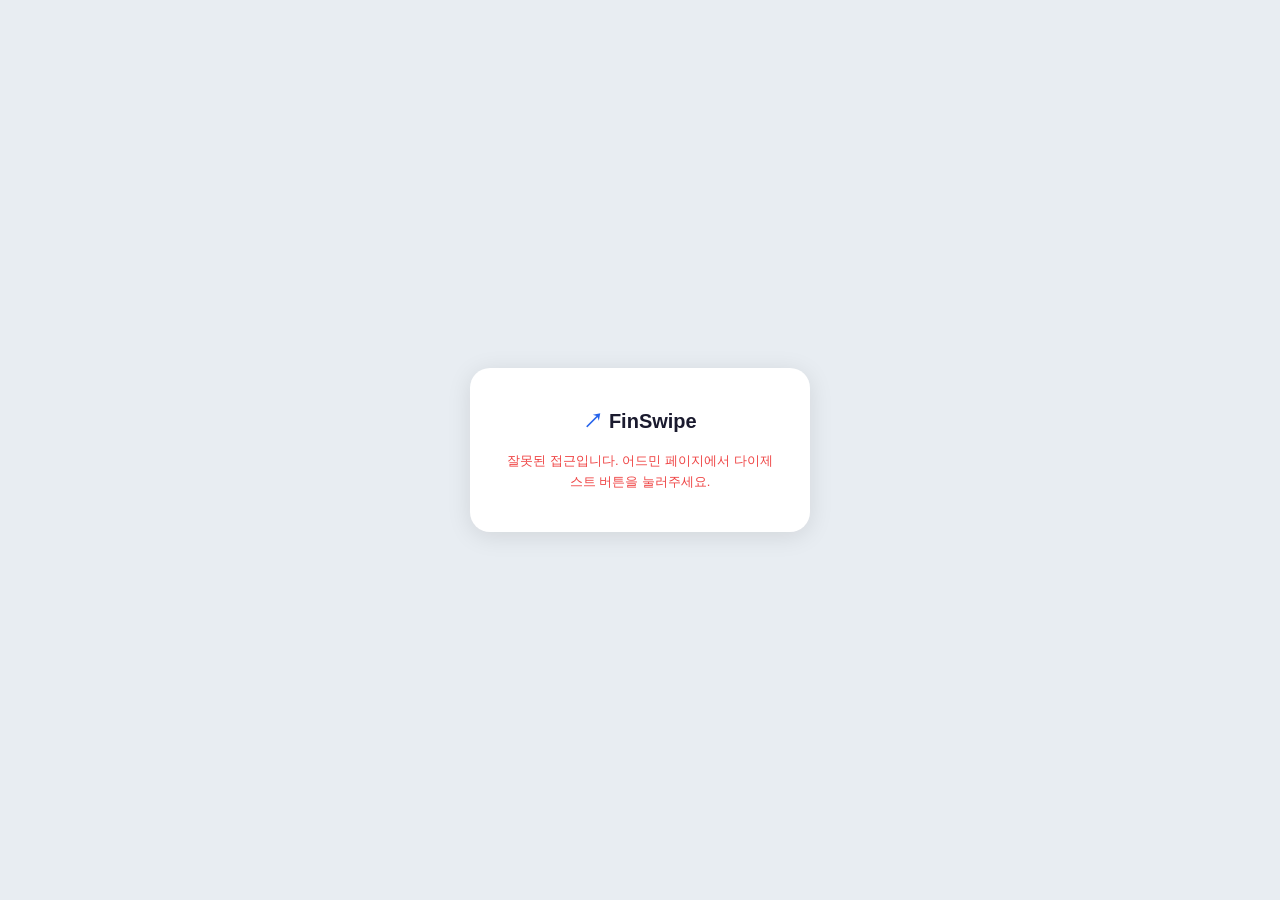
<file: be/src/main/resources/static/digest.html>
<!DOCTYPE html>
<html lang="ko">
<head>
<meta charset="UTF-8">
<meta name="viewport" content="width=device-width, initial-scale=1.0">
<title>FinSwipe 다이제스트</title>
<style>
* { box-sizing: border-box; margin: 0; padding: 0; }
body { background: #e8edf2; font-family: -apple-system,'Pretendard','Apple SD Gothic Neo',sans-serif; min-height:100vh; }

/* ── 에러/로딩 전체 화면 ── */
#init-screen {
  display:flex; align-items:center; justify-content:center; min-height:100vh;
}
.init-card {
  background:#fff; border-radius:20px; padding:40px 32px; text-align:center;
  box-shadow:0 4px 24px rgba(0,0,0,.10); max-width:340px; width:100%;
}
.init-logo { font-size:20px; font-weight:800; color:#1a1a2e; margin-bottom:16px; }
.init-logo em { color:#2563eb; font-style:normal; }
.init-msg { font-size:13px; color:#9aa5b4; line-height:1.6; }
.init-msg.error { color:#ef4444; }
.spinner { width:28px; height:28px; border:3px solid #e2e8f0; border-top-color:#2563eb; border-radius:50%; animation:spin .7s linear infinite; margin:0 auto 12px; }
@keyframes spin { to { transform:rotate(360deg); } }

/* ── 메인 화면 ── */
#main-screen { display:none; padding:24px 20px 60px; max-width:740px; margin:0 auto; }

.page-header {
  display:flex; align-items:center; justify-content:space-between; margin-bottom:20px;
  background:#fff; border-radius:16px; padding:14px 18px;
  box-shadow:0 2px 8px rgba(0,0,0,.06);
}
.ph-left {}
.ph-logo { font-size:16px; font-weight:800; color:#1a1a2e; }
.ph-logo em { color:#2563eb; font-style:normal; }
.ph-user { font-size:13px; color:#374151; font-weight:700; margin-top:2px; }
.ph-meta { font-size:11px; color:#9aa5b4; margin-top:1px; }
.ph-badges { display:flex; gap:6px; margin-top:6px; }
.ph-badge {
  font-size:10px; font-weight:700; padding:2px 9px; border-radius:20px;
  background:#f1f5f9; color:#6b7a90;
}
.ph-badge.blue { background:#eff6ff; color:#2563eb; }
.ph-badge.green { background:#f0fdf4; color:#16a34a; }
.ph-badge.loading { background:#fefce8; color:#ca8a04; }
.close-btn {
  font-size:12px; color:#9aa5b4; background:none; border:1px solid #e2e8f0;
  border-radius:8px; padding:6px 14px; cursor:pointer; flex-shrink:0;
}
.close-btn:hover { background:#f8fafc; }

/* ── 티커 탭 ── */
.ticker-row { display:flex; gap:8px; flex-wrap:wrap; margin-bottom:20px; }
.ticker-btn {
  padding:7px 16px; border-radius:20px; border:1.5px solid #dde3ea;
  background:#fff; font-size:13px; font-weight:700; color:#6b7a90; cursor:pointer; transition:all .15s;
}
.ticker-btn:hover { border-color:#2563eb; color:#2563eb; }
.ticker-btn.active { background:#2563eb; border-color:#2563eb; color:#fff; }

/* ── 폰 2개 ── */
.phones { display:flex; gap:20px; justify-content:flex-start; flex-wrap:wrap; }
.phone-wrap { display:flex; flex-direction:column; align-items:center; }
.phone-lbl { font-size:11px; color:#8a9ab0; font-weight:700; letter-spacing:.06em; margin-bottom:6px; text-transform:uppercase; }
.phone { width:300px; background:#dde3ea; border-radius:30px; padding:7px; box-shadow:0 8px 28px rgba(0,0,0,.14); }
.app { background:#fff; border-radius:24px; overflow:hidden; display:flex; flex-direction:column; height:590px; }

/* 앱 내부 */
.status-bar { padding:9px 15px 2px; font-size:10px; color:#9aa5b4; display:flex; justify-content:space-between; }
.app-header { padding:5px 14px 9px; border-bottom:1px solid #f0f2f5; }
.app-logo { font-size:16px; font-weight:800; color:#1a1a2e; display:flex; align-items:center; gap:4px; }
.app-logo em { color:#2563eb; font-style:normal; }
.app-ticker { font-size:19px; font-weight:800; color:#1a1a2e; margin-top:5px; }
.app-price  { font-size:12px; color:#6b7a90; margin-top:1px; }

.tab-bar { display:flex; border-bottom:1.5px solid #f0f2f5; padding:0 14px; flex-shrink:0; }
.tab {
  padding:8px 13px; font-size:12px; font-weight:600; color:#9aa5b4; cursor:pointer;
  border-bottom:2.5px solid transparent; margin-bottom:-1.5px; white-space:nowrap; transition:all .15s;
}
.tab.active { color:#2563eb; border-bottom-color:#2563eb; }

.content { flex:1; overflow-y:auto; padding:12px 13px 10px; display:flex; flex-direction:column; gap:11px; }
.content::-webkit-scrollbar { width:3px; }
.content::-webkit-scrollbar-thumb { background:#dce2ea; border-radius:2px; }

/* 카드 공통 */
.card { background:#f8f9fc; border-radius:12px; padding:11px 13px; border:1.5px solid #eff1f5; }
.lbl { font-size:10px; font-weight:700; color:#9aa5b4; letter-spacing:.07em; text-transform:uppercase; margin-bottom:7px; }

/* 요약 */
.flow-grid { display:grid; grid-template-columns:1fr 1fr; gap:7px; }
.fc { background:#f8f9fc; border-radius:10px; padding:9px 10px; border-left:3px solid #e2e8f0; }
.fc.pos { border-left-color:#22c55e; } .fc.neg { border-left-color:#ef4444; } .fc.neu { border-left-color:#9aa5b4; }
.fc-date { font-size:9px; color:#9aa5b4; margin-bottom:2px; }
.fc-title { font-size:11px; font-weight:700; color:#1a1a2e; line-height:1.3; }
.fc-sub { font-size:10px; color:#9aa5b4; margin-top:2px; line-height:1.3; }
.summary-text { font-size:11.5px; color:#374151; line-height:1.65; }
.badges { display:flex; gap:5px; flex-wrap:wrap; margin-top:7px; }
.badge { font-size:10px; font-weight:700; padding:3px 8px; border-radius:20px; }
.b-pos { background:#f0fdf4; color:#16a34a; } .b-neg { background:#fef2f2; color:#ef4444; }
.b-neu { background:#f1f5f9; color:#6b7a90; } .b-blue { background:#eff6ff; color:#2563eb; }

/* 뉴스 */
.n-head { display:flex; align-items:center; gap:5px; margin-bottom:4px; }
.n-tag { font-size:10px; font-weight:700; color:#2563eb; background:#eff6ff; padding:2px 7px; border-radius:6px; }
.n-time { font-size:10px; color:#9aa5b4; }
.n-hl { font-size:12px; font-weight:700; color:#1a1a2e; line-height:1.4; margin-bottom:3px; }
.n-body { font-size:11px; color:#6b7a90; line-height:1.5; }

/* 종합 신호 카드 */
.sig-card { background:#fff; border:1.5px solid #eef1f5; border-radius:12px; padding:12px 13px; }
.verdict-head { font-size:12px; font-weight:800; color:#1a1a2e; line-height:1.45; margin-bottom:10px; }
.sig-chips { display:flex; gap:4px; }
.chip { flex:1; min-width:0; display:flex; flex-direction:column; align-items:center; padding:7px 2px; border-radius:9px; border:1px solid #e2e8f0; background:#f8f9fc; }
.chip-ico { font-size:13px; line-height:1; }
.chip-lbl { font-size:8px; color:#9aa5b4; margin-top:3px; letter-spacing:.01em; }
.chip-val { font-size:9.5px; font-weight:800; margin-top:1px; color:#6b7a90; font-variant-numeric:tabular-nums; }
.chip.g { background:#f0fdf4; border-color:#bbf7d0; } .chip.g .chip-val { color:#16a34a; }
.chip.r { background:#fef2f2; border-color:#fecaca; } .chip.r .chip-val { color:#ef4444; }
.chip.a { background:#fff7ed; border-color:#fed7aa; } .chip.a .chip-val { color:#ea580c; }
.chip.b { background:#eff6ff; border-color:#bfdbfe; } .chip.b .chip-val { color:#2563eb; }
.verdict-body { margin-top:10px; padding-top:9px; border-top:1px solid #f0f2f5; }
.vb-line { font-size:11px; color:#475569; line-height:1.6; display:flex; gap:6px; margin-bottom:5px; }
.vb-line:last-child { margin-bottom:0; }
.vb-line b { color:#2563eb; flex-shrink:0; font-weight:800; }

/* 브리핑 카드 (감성별 색상 보더) */
.grp-lbl { font-size:9.5px; font-weight:700; color:#8a9ab0; margin:9px 0 5px; letter-spacing:.03em; }
.grp-lbl:first-child { margin-top:0; }
.bc { background:#fff; border:1.5px solid #eef1f5; border-left-width:3px; border-radius:11px; padding:10px 12px; margin-bottom:6px; }
.bc.g { border-left-color:#22c55e; } .bc.r { border-left-color:#ef4444; } .bc.n { border-left-color:#9aa5b4; }
.bc-top { display:flex; align-items:center; gap:5px; margin-bottom:4px; }
.bc-pill { font-size:9px; font-weight:700; padding:2px 7px; border-radius:20px; }
.bc-date { font-size:9px; color:#b0bbc9; margin-left:auto; }
.bc-hl { font-size:11.5px; font-weight:700; color:#1a1a2e; line-height:1.4; margin-bottom:3px; }
.bc-body { font-size:10.5px; color:#6b7a90; line-height:1.55; }

/* 어제 → 오늘 이벤트 흐름 타임라인 */
.tflow { position:relative; }
.tstep { position:relative; padding:0 0 13px 21px; }
.tstep:last-child { padding-bottom:0; }
.tstep::after { content:''; position:absolute; left:4px; top:6px; bottom:0; width:2px; background:#eef1f5; }
.tstep:last-child::after { display:none; }
.tdot { position:absolute; left:0; top:3px; width:10px; height:10px; border-radius:50%; background:#fff; border:2px solid currentColor; z-index:1; }
.tstep.s1 { color:#94a3b8; } .tstep.s2 { color:#2563eb; } .tstep.s3 { color:#16a34a; } .tstep.tneg { color:#ef4444; }
.tstep-lbl { font-size:9.5px; font-weight:700; letter-spacing:.02em; margin-bottom:3px; }
.tstep-txt { font-size:11px; color:#475569; line-height:1.6; }
.flow-note { font-size:9.5px; color:#9aa5b4; margin-top:9px; padding-top:7px; border-top:1px solid #f0f2f5; }

/* 보조지표 */
.ind-head { display:flex; align-items:center; justify-content:space-between; margin-bottom:5px; }
.ind-lbl  { font-size:11px; font-weight:700; color:#9aa5b4; }
.ind-badge { font-size:10px; font-weight:700; padding:3px 8px; border-radius:20px; }
.ib-warn { background:#fff7ed; color:#ea580c; } .ib-bull { background:#f0fdf4; color:#16a34a; }
.ib-bear { background:#fef2f2; color:#ef4444; } .ib-neu  { background:#f1f5f9; color:#6b7a90; }
.ind-val { font-size:24px; font-weight:800; color:#1a1a2e; line-height:1; margin-bottom:6px; }
.ind-val.bull { color:#16a34a; } .ind-val.bear { color:#ef4444; } .ind-val.blue { color:#2563eb; }
.bar { height:7px; background:#e2e8f0; border-radius:4px; position:relative; overflow:visible; margin:4px 0 2px; }
.rsi-track { position:absolute; inset:0; background:linear-gradient(90deg,#22c55e 0%,#eab308 55%,#ef4444 80%); border-radius:4px; }
.dot { position:absolute; top:50%; width:11px; height:11px; background:#fff; border:2.5px solid #2563eb; border-radius:50%; transform:translate(-50%,-50%); }
.ticks { display:flex; justify-content:space-between; font-size:9px; color:#b0bbc9; }
.macd-bars { display:flex; align-items:flex-end; gap:2px; height:28px; margin:4px 0; }
.mb { flex:1; border-radius:2px 2px 0 0; }
.mb.p { background:#22c55e; } .mb.ps { background:#86efac; } .mb.ns { background:#fca5a5; } .mb.n { background:#ef4444; }
.ind-desc { font-size:11px; color:#6b7a90; line-height:1.5; padding-top:6px; border-top:1px solid #eff1f5; }

/* 로딩/에러 */
.phone-loading { display:flex; flex-direction:column; align-items:center; justify-content:center; flex:1; gap:8px; color:#9aa5b4; font-size:12px; }
.ph-spinner { width:24px; height:24px; border:3px solid #e2e8f0; border-top-color:#2563eb; border-radius:50%; animation:spin .7s linear infinite; }

/* 하단 네비 */
.nav { padding:8px 20px 11px; border-top:1.5px solid #f0f2f5; display:flex; justify-content:space-around; flex-shrink:0; }
.ni { display:flex; flex-direction:column; align-items:center; gap:2px; font-size:9px; color:#9aa5b4; cursor:pointer; }
.ni.on { color:#2563eb; }
.ni svg { width:19px; height:19px; }

.disc { font-size:9px; color:#b0bbc9; line-height:1.5; padding:5px 13px 3px; border-top:1px solid #f0f2f5; flex-shrink:0; }
</style>
</head>
<body>

<!-- 초기 로딩/에러 화면 -->
<div id="init-screen">
  <div class="init-card">
    <div class="init-logo"><em>↗</em> FinSwipe</div>
    <div class="spinner" id="init-spinner"></div>
    <div class="init-msg" id="init-msg">다이제스트 불러오는 중...</div>
  </div>
</div>

<!-- 메인 화면 -->
<div id="main-screen">
  <!-- 페이지 헤더 -->
  <div class="page-header">
    <div class="ph-left">
      <div class="ph-logo"><em>↗</em> FinSwipe <span style="font-size:12px;font-weight:400;color:#9aa5b4;">다이제스트</span></div>
      <div class="ph-user" id="ph-username">-</div>
      <div class="ph-meta" id="ph-meta"></div>
      <div class="ph-badges" id="ph-badges"></div>
    </div>
    <button class="close-btn" onclick="window.close()">닫기</button>
  </div>

  <!-- 티커 선택 -->
  <div class="ticker-row" id="ticker-row"></div>

  <!-- 폰 2개 -->
  <div class="phones">
    <div class="phone-wrap">
      <div class="phone-lbl">요약</div>
      <div class="phone">
        <div class="app">
          <div class="status-bar"><span>메인(홈)</span><span id="s-time"></span></div>
          <div class="app-header">
            <div class="app-logo"><em>↗</em> FinSwipe</div>
            <div class="app-ticker" id="s-ticker">-</div>
            <div class="app-price" id="s-price"></div>
          </div>
          <div class="tab-bar">
            <div class="tab">뉴스</div>
            <div class="tab active">요약</div>
            <div class="tab">보조지표</div>
          </div>
          <div class="content" id="summary-content">
            <div class="phone-loading"><div class="ph-spinner"></div>불러오는 중...</div>
          </div>
          <div class="disc">본 서비스는 투자 참고용 정보를 제공하며, 수익성을 보장하지 않습니다.</div>
          <div class="nav">
            <div class="ni on"><svg viewBox="0 0 24 24" fill="currentColor"><path d="M10 20v-6h4v6h5v-8h3L12 3 2 12h3v8z"/></svg>홈</div>
            <div class="ni"><svg viewBox="0 0 24 24" fill="none" stroke="currentColor" stroke-width="2"><circle cx="11" cy="11" r="8"/><path d="m21 21-4.35-4.35"/></svg>탐색</div>
            <div class="ni"><svg viewBox="0 0 24 24" fill="none" stroke="currentColor" stroke-width="2"><path d="M20.84 4.61a5.5 5.5 0 0 0-7.78 0L12 5.67l-1.06-1.06a5.5 5.5 0 0 0-7.78 7.78l1.06 1.06L12 21.23l7.78-7.78 1.06-1.06a5.5 5.5 0 0 0 0-7.78z"/></svg>관심</div>
            <div class="ni"><svg viewBox="0 0 24 24" fill="none" stroke="currentColor" stroke-width="2"><path d="M20 21v-2a4 4 0 0 0-4-4H8a4 4 0 0 0-4 4v2"/><circle cx="12" cy="7" r="4"/></svg>나</div>
          </div>
        </div>
      </div>
    </div>

    <div class="phone-wrap">
      <div class="phone-lbl">보조지표</div>
      <div class="phone">
        <div class="app">
          <div class="status-bar"><span>메인(홈)</span><span id="i-time"></span></div>
          <div class="app-header">
            <div class="app-logo"><em>↗</em> FinSwipe</div>
            <div class="app-ticker" id="i-ticker">-</div>
            <div class="app-price" id="i-price"></div>
          </div>
          <div class="tab-bar">
            <div class="tab">뉴스</div>
            <div class="tab">요약</div>
            <div class="tab active">보조지표</div>
          </div>
          <div class="content" id="indicator-content">
            <div class="phone-loading"><div class="ph-spinner"></div>불러오는 중...</div>
          </div>
          <div class="disc">본 서비스는 투자 참고용 정보를 제공하며, 수익성을 보장하지 않습니다.</div>
          <div class="nav">
            <div class="ni on"><svg viewBox="0 0 24 24" fill="currentColor"><path d="M10 20v-6h4v6h5v-8h3L12 3 2 12h3v8z"/></svg>홈</div>
            <div class="ni"><svg viewBox="0 0 24 24" fill="none" stroke="currentColor" stroke-width="2"><circle cx="11" cy="11" r="8"/><path d="m21 21-4.35-4.35"/></svg>탐색</div>
            <div class="ni"><svg viewBox="0 0 24 24" fill="none" stroke="currentColor" stroke-width="2"><path d="M20.84 4.61a5.5 5.5 0 0 0-7.78 0L12 5.67l-1.06-1.06a5.5 5.5 0 0 0-7.78 7.78l1.06 1.06L12 21.23l7.78-7.78 1.06-1.06a5.5 5.5 0 0 0 0-7.78z"/></svg>관심</div>
            <div class="ni"><svg viewBox="0 0 24 24" fill="none" stroke="currentColor" stroke-width="2"><path d="M20 21v-2a4 4 0 0 0-4-4H8a4 4 0 0 0-4 4v2"/><circle cx="12" cy="7" r="4"/></svg>나</div>
          </div>
        </div>
      </div>
    </div>
  </div>
</div>

<script>
const API = 'https://api.finswipe.co.kr';
const params = new URLSearchParams(location.search);
const userId   = params.get('userId')   || '';

// 어드민 키는 URL에 노출하지 않음(브라우저 히스토리·서버 액세스 로그·리퍼러 유출 방지).
// sessionStorage 우선, 레거시 URL 키(?adminKey=)는 흡수 후 즉시 주소에서 제거.
let adminKey = sessionStorage.getItem('adminKey') || '';
const urlKey = params.get('adminKey');
if (urlKey) {
  adminKey = urlKey;
  sessionStorage.setItem('adminKey', urlKey);
  params.delete('adminKey');
  history.replaceState(null, '', location.pathname + (params.toString() ? '?' + params.toString() : '') + location.hash);
}

let digestData = null, currentTicker = '', currentUser = null;

// 시계
function tick() {
  const t = new Date().toLocaleTimeString('ko-KR',{hour:'2-digit',minute:'2-digit'});
  ['s-time','i-time'].forEach(id => { const el=document.getElementById(id); if(el) el.textContent=t; });
}
tick(); setInterval(tick, 30000);

// 초기 로드
window.addEventListener('load', async () => {
  if (!adminKey) {
    adminKey = (prompt('어드민 키를 입력하세요') || '').trim();
    if (adminKey) sessionStorage.setItem('adminKey', adminKey);
  }
  if (!adminKey || !userId) {
    showInitError('잘못된 접근입니다. 어드민 페이지에서 다이제스트 버튼을 눌러주세요.');
    return;
  }
  try {
    // 유저 목록에서 해당 유저 찾기
    const uRes = await fetch(`${API}/admin/users`, { headers: { 'X-Admin-Key': adminKey } });
    if (uRes.status === 403) { showInitError('Admin Key가 유효하지 않습니다.'); return; }
    if (!uRes.ok) { showInitError(`서버 오류 (${uRes.status})`); return; }
    const users = await uRes.json();
    const user = users.find(u => String(u.userId) === String(userId));
    if (!user) { showInitError('유저를 찾을 수 없습니다.'); return; }
    currentUser = user;

    // 헤더 채우기
    document.getElementById('ph-username').textContent = user.displayName || user.email?.split('@')[0] || '유저';
    document.getElementById('ph-meta').textContent = user.email || '';
    const badgesEl = document.getElementById('ph-badges');
    const lvBadge = user.level ? `<span class="ph-badge green">Lv${user.level}</span>` : '';
    const tdBadge = user.tendency ? `<span class="ph-badge blue">${user.tendency}</span>` : '';
    const loadBadge = `<span class="ph-badge loading" id="digest-status-badge">⏳ GenAI 분석 중...</span>`;
    badgesEl.innerHTML = lvBadge + tdBadge + loadBadge;

    // 티커 버튼 렌더
    const tickers = user.tickers || [];
    const row = document.getElementById('ticker-row');
    if (!tickers.length) {
      row.innerHTML = '<span style="font-size:12px;color:#9aa5b4;padding:4px 0;display:block;">관심 티커가 없습니다.</span>';
    } else {
      row.innerHTML = tickers.map((t,i) =>
        `<button class="ticker-btn${i===0?' active':''}" onclick="selectTicker('${t}')">${t}</button>`
      ).join('');
      currentTicker = tickers[0];
      ['s-ticker','i-ticker'].forEach(id => document.getElementById(id).textContent = tickers[0]);
    }

    // 메인 화면 표시
    document.getElementById('init-screen').style.display = 'none';
    document.getElementById('main-screen').style.display = 'block';

    // 다이제스트 로드
    await loadDigest(userId);

  } catch(e) {
    showInitError('연결 실패: ' + e.message);
  }
});

function showInitError(msg) {
  document.getElementById('init-spinner').style.display = 'none';
  const el = document.getElementById('init-msg');
  el.textContent = msg;
  el.classList.add('error');
}

async function loadDigest(uid) {
  setLoading();
  try {
    const res = await fetch(`${API}/admin/user-digest`, {
      method: 'POST',
      headers: { 'X-Admin-Key': adminKey, 'Content-Type': 'application/json' },
      body: JSON.stringify({ user_id: uid })
    });
    if (!res.ok) throw new Error(await res.text());
    digestData = await res.json();

    // 상태 뱃지 업데이트
    const sb = document.getElementById('digest-status-badge');
    if (sb) sb.remove();

    renderTicker(currentTicker);
  } catch(e) {
    const sb = document.getElementById('digest-status-badge');
    if (sb) { sb.textContent = '⚠️ 분석 실패'; sb.style.background='#fef2f2'; sb.style.color='#ef4444'; }
    setMsg('다이제스트 로드 실패: ' + e.message);
  }
}

function selectTicker(ticker) {
  currentTicker = ticker;
  document.querySelectorAll('.ticker-btn').forEach(b => b.classList.toggle('active', b.textContent === ticker));
  ['s-ticker','i-ticker'].forEach(id => document.getElementById(id).textContent = ticker);
  ['s-price','i-price'].forEach(id => document.getElementById(id).textContent = '');
  if (digestData) renderTicker(ticker);
  else setLoading();
}

function renderTicker(ticker) {
  if (!digestData) return;
  const digests = digestData.digests || [];
  const d = digests.find(x => x.ticker === ticker) || digests[0];
  if (!d) { setMsg('이 티커의 다이제스트가 없습니다.'); return; }
  renderPriceHeader(d);
  renderSummary(d);
  renderIndicator(d);
}

function renderPriceHeader(d) {
  const ti = d.technical_indicators || {};
  const p = ti.current_price ? `$${Number(ti.current_price).toFixed(2)}` : '';
  const c = ti.change_pct_1d != null ? (ti.change_pct_1d>=0?`+${ti.change_pct_1d.toFixed(2)}%`:`${ti.change_pct_1d.toFixed(2)}%`) : '';
  const col = ti.change_pct_1d > 0 ? '#16a34a' : ti.change_pct_1d < 0 ? '#ef4444' : '#6b7a90';
  const html = p ? `${p} <span style="color:${col};font-weight:700;">${c}</span>` : '';
  ['s-price','i-price'].forEach(id => document.getElementById(id).innerHTML = html);
}

function renderSummary(d) {
  const ti = d.technical_indicators || {};
  const ov = d.sentiment_overview || {};
  const c1d = ti.change_pct_1d ?? 0;
  const c1m = ti.change_pct_1m ?? 0;
  const vr  = ti.volume_ratio ?? 1;
  const vp  = ((vr-1)*100).toFixed(0);
  const rsi = ti.RSI ?? 50;
  const trend = (ti.MACD && ti.MACD.trend) || '중립';
  const avg = ov.avg_score ?? 0;

  // 신호 칩
  const sCls = avg>0.15?'g':avg<-0.15?'r':'n';
  const sVal = avg>0.15?'긍정':avg<-0.15?'부정':'중립';
  const sIco = avg>0.15?'🟢':avg<-0.15?'🔴':'⚪';
  const rCls = rsi>=70?'a':rsi<=30?'g':'n';
  const vCls = vr>1.2?'b':'n';
  const tShort = trend.includes('상승')?'강세':trend.includes('하락')?'약세':'중립';
  const tCls = trend.includes('상승')?'g':trend.includes('하락')?'r':'n';
  const cCls = c1d>0?'g':c1d<0?'r':'n';
  const chip = (ico,lbl,val,cls)=>`<div class="chip ${cls}"><div class="chip-ico">${ico}</div><div class="chip-lbl">${lbl}</div><div class="chip-val">${val}</div></div>`;

  document.getElementById('summary-content').innerHTML = `
    <div>
      <div class="lbl">오늘 한마디</div>
      <div class="sig-card">
        <div class="verdict-head">${deriveVerdict(avg, c1d, rsi)}</div>
        <div class="sig-chips">
          ${chip(sIco,'감성',sVal,sCls)}
          ${chip('📊','RSI',rsi.toFixed(0),rCls)}
          ${chip('🔊','거래량',(vp>0?'+':'')+vp+'%',vCls)}
          ${chip('⚡','추세',tShort,tCls)}
          ${chip(c1d>=0?'▲':'▼','1일',(c1d>=0?'+':'')+c1d.toFixed(1)+'%',cCls)}
        </div>
      </div>
    </div>

    <div id="multiday-timeline"></div>

    ${renderFlow(d, c1m)}

    ${renderNewsSection(d)}
  `;
  loadMultidayTimeline(d.ticker);
}

// 멀티데이 이벤트 타임라인 — 미국 거래 세션(16:00 ET 마감) 단위. BE가 정확히 버킷팅.
const _tlCache = {};
function sentKoShort(s) { return s==='positive'?'긍정':s==='negative'?'부정':'중립'; }
async function loadMultidayTimeline(ticker) {
  const el = document.getElementById('multiday-timeline');
  if (!el || !ticker) return;
  try {
    let data = _tlCache[ticker];
    if (!data) {
      const r = await fetch(`${API}/admin/ticker-timeline?ticker=${encodeURIComponent(ticker)}&sessions=5`, { headers: { 'X-Admin-Key': adminKey } });
      if (!r.ok) throw new Error('HTTP ' + r.status);
      data = await r.json();
      _tlCache[ticker] = data;
    }
    const sessions = data.sessions || [];
    if (sessions.length < 2) { el.innerHTML = ''; return; }   // 세션 1개뿐이면 아래 '어제→오늘 흐름'이 커버
    const last = sessions.length - 1;
    el.innerHTML = `
      <div class="lbl">거래일별 흐름 <span style="color:#b0bbc9;font-weight:400;letter-spacing:0;">· 미국장 마감 기준</span></div>
      <div class="card" style="background:#fff;"><div class="tflow">
      ${sessions.map((s, idx) => {
        const cls = s.sentiment==='positive'?'s3':s.sentiment==='negative'?'tneg':'s1';
        const hl = (s.articles && s.articles[0] && s.articles[0].headlineKo) || '주요 뉴스';
        const more = s.count > 1 ? ` <span style="color:#b0bbc9;">+${s.count-1}건</span>` : '';
        return `<div class="tstep ${cls}"><span class="tdot"></span>
          <div class="tstep-lbl">${s.label} 장${idx===last?' · 오늘자':''} <span style="color:#b0bbc9;font-weight:400;">${sentKoShort(s.sentiment)}</span></div>
          <div class="tstep-txt">${hl}${more}</div></div>`;
      }).join('')}
      </div></div>`;
  } catch (e) {
    el.innerHTML = '';   // 실패 시 조용히 생략
  }
}

// 어제 장 마감 이후 → 오늘 전망까지 연결되는 이벤트 흐름.
// 다이제스트는 어제 미국장 마감(16:00 ET) 이후 24시간 기사로 생성되며,
// 에이전트가 어제의_핵심 → 주가_반응 → 오늘_전망 3단으로 구성한다.
function renderFlow(d, c1m) {
  const s = d.sections || {};
  const y = (s['어제의_핵심'] || '').trim();
  const r = (s['주가_반응']   || '').trim();
  const t = (s['오늘_전망']   || '').trim();
  const step = (cls,lbl,txt) => txt
    ? `<div class="tstep ${cls}"><span class="tdot"></span><div class="tstep-lbl">${lbl}</div><div class="tstep-txt">${txt}</div></div>`
    : '';
  let inner;
  if (y || r || t) {
    inner = `<div class="tflow">
      ${step('s1','어제 마감 이후 무슨 일이', y)}
      ${step('s2','주가는 이렇게 반응', r)}
      ${step('s3','그래서 오늘 볼 것은', t)}
    </div>`;
  } else {
    inner = formatSummary(d.summary);
  }
  const note = (c1m != null) ? `<div class="flow-note">최근 1개월 ${c1m>=0?'+':''}${c1m.toFixed(1)}%</div>` : '';
  return `<div>
    <div class="lbl">어제 → 오늘 흐름</div>
    <div class="card" style="background:#fff;">${inner}${note}</div>
  </div>`;
}

function deriveVerdict(avg, c1d, rsi) {
  const sent = avg>0.15?'pos':avg<-0.15?'neg':'neu';
  let s;
  if (sent==='pos' && c1d>=0)      s='긍정적인 뉴스 흐름 속에 주가도 상승했어요. 우호적인 하루였어요.';
  else if (sent==='pos' && c1d<0)  s='뉴스는 긍정적이지만 주가는 하락했어요. 차익실현 움직임일 수 있어요.';
  else if (sent==='neg' && c1d<0)  s='부정적인 뉴스와 함께 주가도 약세였어요. 주의가 필요한 흐름이에요.';
  else if (sent==='neg' && c1d>=0) s='악재에도 주가는 버텼어요. 저가 매수세가 들어온 모습이에요.';
  else                              s='오늘 뉴스 흐름은 중립적이에요. 아직 뚜렷한 방향성은 없어요.';
  if (rsi>=70)      s+=' RSI가 과열 구간이라 단기 변동성에 유의하세요.';
  else if (rsi<=30) s+=' RSI는 과매도 구간으로 기술적 반등 가능성이 있어요.';
  return s;
}

function formatSummary(txt) {
  if (!txt || !txt.trim()) return '<div class="vb-line"><span>아직 종합 분석 데이터가 없어요.</span></div>';
  let parts = txt.split(/\n+/).map(s=>s.trim()).filter(Boolean);
  if (parts.length <= 1) {
    try { parts = txt.split(/(?<=[다요까죠]\.)\s+|(?<=[.!?])\s+/); }
    catch(e) { parts = txt.split(/(?:다\.|[.!?])\s+/); }
    parts = parts.map(s=>s.trim()).filter(Boolean);
  }
  if (parts.length > 7) parts = parts.slice(0,7);
  return parts.map(p=>`<div class="vb-line"><b>•</b><span>${p}</span></div>`).join('');
}

function renderNewsSection(d) {
  const arts = d.news_articles || d.articles || [];
  if (!arts.length) return '';
  const grp = { pos:[], neg:[], neu:[] };
  arts.forEach(a => {
    const k = a.sentiment_label==='positive'?'pos':a.sentiment_label==='negative'?'neg':'neu';
    grp[k].push(a);
  });
  const groups = [
    ['pos','🟢 호재 · 긍정','g','b-pos','긍정'],
    ['neg','🔴 악재 · 주의','r','b-neg','부정'],
    ['neu','⚪ 주목할 뉴스','n','b-neu','중립'],
  ];
  let html = '<div><div class="lbl">오늘의 뉴스</div>';
  let any = false;
  groups.forEach(([k,label,bc,pill,sk]) => {
    const list = grp[k].slice(0,3);
    if (!list.length) return;
    any = true;
    html += `<div class="grp-lbl">${label} ${grp[k].length}건</div>`;
    list.forEach(a => {
      const dt = a.published_at ? new Date(a.published_at).toLocaleDateString('ko-KR',{month:'numeric',day:'numeric'}) : '';
      let sc = '';
      if (a.sentiment_score != null) {
        const raw = a.sentiment_score;
        const v = Math.abs(raw) <= 1 ? Math.round(raw*100) : Math.round(raw);
        sc = ` ${v>=0?'+':''}${v}`;
      }
      html += `<div class="bc ${bc}">
        <div class="bc-top"><span class="bc-pill ${pill}">${sk}${sc}</span><span class="bc-date">${dt}</span></div>
        <div class="bc-hl">${a.headline_ko||a.headline||''}</div>
        ${a.summary_ko?`<div class="bc-body">${a.summary_ko}</div>`:''}
      </div>`;
    });
  });
  html += '</div>';
  return any ? html : '';
}

function renderIndicator(d) {
  const ti = d.technical_indicators || {};
  const rsi = ti.RSI ?? 50;
  const rsiSig = ti.RSI_signal || '중립';
  const macd = ti.MACD || {};
  const trend = macd.trend || '-';
  const vr = ti.volume_ratio ?? 1;
  const vp = ((vr-1)*100).toFixed(0);

  const rsiBadge = rsi>=70?'ib-warn':rsi<=30?'ib-bull':'ib-neu';
  const mBadge = trend.includes('상승')?'ib-bull':trend.includes('하락')?'ib-bear':'ib-neu';
  const mVal = trend.includes('상승')?'강세':trend.includes('하락')?'약세':'중립';
  const mCls = mVal==='강세'?'bull':mVal==='약세'?'bear':'';
  const vBadge = vr>1.2?'ib-bull':vr<0.8?'ib-warn':'ib-neu';
  const vLbl = vr>1.2?'거래 활발':vr<0.8?'관망세':'평균';
  const c1m = ti.change_pct_1m??0;
  const bbPos = Math.min(Math.max(50+c1m*2,8),92);
  const bbLbl = bbPos>75?'상단 근접':bbPos<25?'하단 근접':'중립';
  const bbBadge = bbPos>75?'ib-warn':bbPos<25?'ib-bull':'ib-neu';

  document.getElementById('indicator-content').innerHTML = `
    <div class="card">
      <div class="ind-head"><span class="ind-lbl">RSI (14일)</span><span class="ind-badge ${rsiBadge}">${rsiSig}</span></div>
      <div class="ind-val">${rsi.toFixed(1)}</div>
      <div class="bar"><div class="rsi-track"></div><div class="dot" style="left:${Math.min(rsi,100)}%"></div></div>
      <div class="ticks"><span>0</span><span>30</span><span>50</span><span>70</span></div>
      <div class="ind-desc">${rsiDesc(rsi)}</div>
    </div>

    <div class="card">
      <div class="ind-head"><span class="ind-lbl">MACD</span><span class="ind-badge ${mBadge}">${trend}</span></div>
      <div class="ind-val ${mCls}">${mVal}</div>
      <div class="macd-bars">${macdBars(macd.histogram??0)}</div>
      <div class="ind-desc">${macdDesc(trend)}</div>
    </div>

    <div class="card">
      <div class="ind-head"><span class="ind-lbl">볼린저밴드</span><span class="ind-badge ${bbBadge}">${bbLbl}</span></div>
      <div class="ind-val">${bbLbl}</div>
      <div class="bar" style="overflow:visible;">
        <div style="position:absolute;top:0;left:20%;right:20%;height:100%;background:#dbeafe;border-radius:4px;"></div>
        <div class="dot" style="left:${bbPos}%;border-color:#6b7a90;"></div>
      </div>
      <div class="ind-desc">${bbDesc(bbPos)}</div>
    </div>

    <div class="card">
      <div class="ind-head"><span class="ind-lbl">거래량</span><span class="ind-badge ${vBadge}">${vLbl}</span></div>
      <div class="ind-val blue">${vp>0?'+':''}${vp}%</div>
      <div class="bar" style="overflow:hidden;">
        <div style="height:100%;background:#93c5fd;border-radius:4px;width:${Math.min(vr*50,100)}%;"></div>
      </div>
      <div class="ind-desc">${volDesc(vr)}</div>
    </div>
  `;
}

function macdBars(latestH) {
  const v=[0.8,0.6,0.9,0.7,0.5,0.3,latestH>0?0.2:-0.2,latestH>0?0.4:-0.5];
  const mx=Math.max(...v.map(Math.abs),0.1);
  return v.map(x=>{const h=Math.round(Math.abs(x)/mx*24)+3,c=x>0.3?'p':x>0?'ps':x>-0.3?'ns':'n';return`<div class="mb ${c}" style="height:${h}px;"></div>`;}).join('');
}
function rsiDesc(r){ return r>=70?`RSI ${r.toFixed(1)} — 과매수 구간이에요. 조정이 올 수 있으니 주의하세요.`:r<=30?`RSI ${r.toFixed(1)} — 과매도 구간이에요. 반등 가능성을 볼 수 있어요.`:`RSI ${r.toFixed(1)} — 안정적인 구간이에요.`; }
function macdDesc(t){ return t.includes('상승')?'모멘텀이 상승 방향으로 강화되고 있어요.':t.includes('하락')?'모멘텀이 약화되어 하락 추세 전환 중이에요.':'방향성이 아직 명확하지 않은 상태예요.'; }
function bbDesc(p){ return p>75?'볼린저밴드 상단 근접 — 과열 가능성이 있어요.':p<25?'볼린저밴드 하단 근접 — 지지 구간으로 볼 수 있어요.':'밴드 중간 구간 — 안정적인 흐름이에요.'; }
function volDesc(r){ return r>1.2?'거래량이 평균보다 많아요. 큰 움직임의 신호예요.':r<0.8?'거래량이 적어요. 많은 투자자가 관망 중이에요.':'거래량이 평균 수준이에요.'; }

function setLoading(){ ['summary-content','indicator-content'].forEach(id=>document.getElementById(id).innerHTML='<div class="phone-loading"><div class="ph-spinner"></div>GenAI 분석 중... (최대 30초)</div>'); }
function setMsg(msg){ ['summary-content','indicator-content'].forEach(id=>document.getElementById(id).innerHTML=`<div class="phone-loading" style="color:#ef4444;">${msg}</div>`); }
</script>
</body>
</html>
</file>
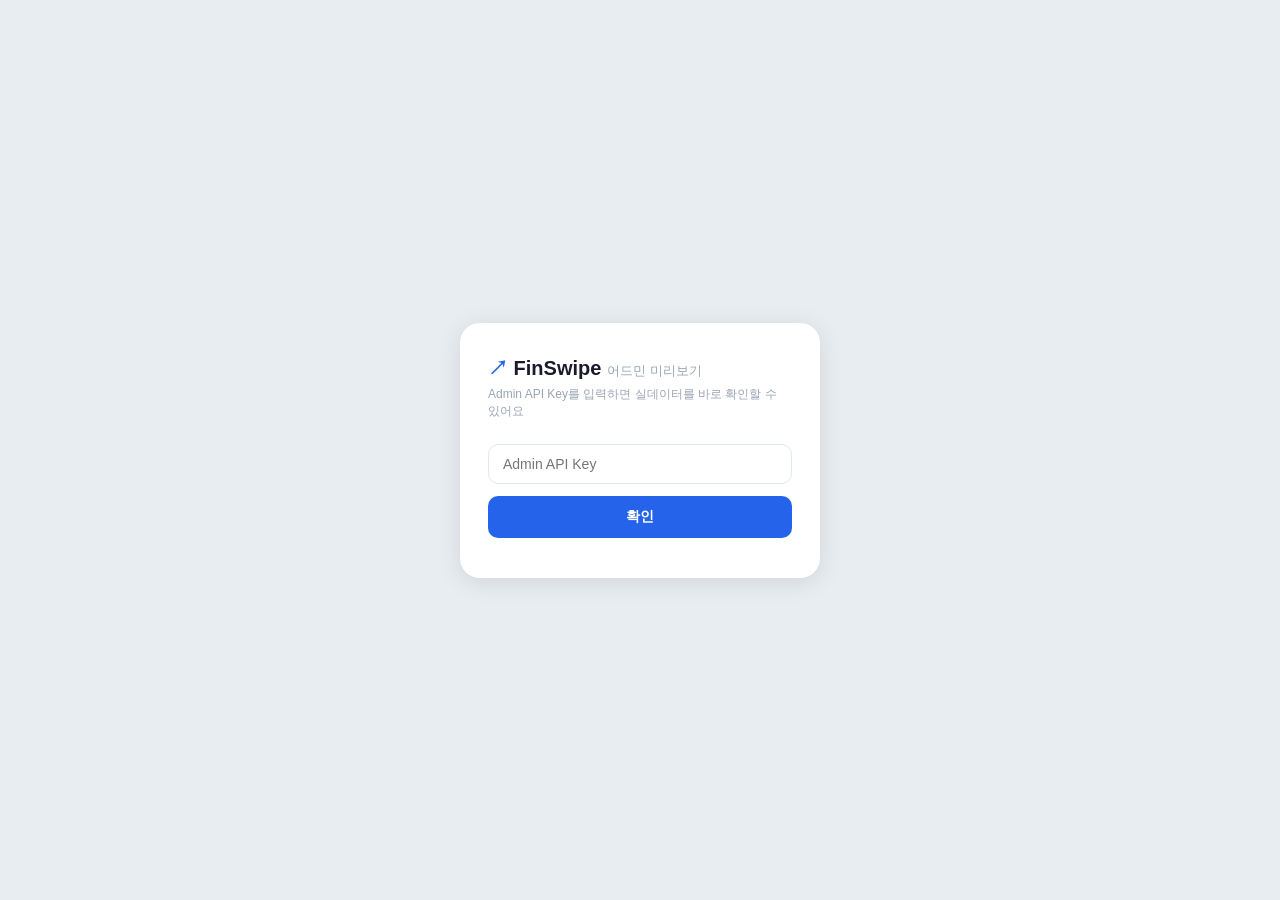
<file: be/src/main/resources/static/preview.html>
<!DOCTYPE html>
<html lang="ko">
<head>
<meta charset="UTF-8">
<meta name="viewport" content="width=device-width, initial-scale=1.0">
<title>FinSwipe 어드민 미리보기</title>
<style>
* { box-sizing: border-box; margin: 0; padding: 0; }
body { background: #e8edf2; font-family: -apple-system,'Pretendard','Apple SD Gothic Neo',sans-serif; min-height:100vh; }

/* ── 어드민 키 화면 ── */
#key-screen {
  display: flex; align-items: center; justify-content: center; min-height: 100vh; padding: 24px;
}
.key-card {
  background:#fff; border-radius:20px; padding:32px 28px; width:100%; max-width:360px;
  box-shadow:0 4px 24px rgba(0,0,0,.10);
}
.key-logo { font-size:20px; font-weight:800; color:#1a1a2e; margin-bottom:4px; }
.key-logo em { color:#2563eb; font-style:normal; }
.key-sub  { font-size:12px; color:#9aa5b4; margin-bottom:24px; }
.key-input {
  width:100%; padding:11px 14px; border:1.5px solid #e2e8f0; border-radius:10px;
  font-size:14px; outline:none; color:#1a1a2e; margin-bottom:12px;
}
.key-input:focus { border-color:#2563eb; }
.key-btn {
  width:100%; padding:12px; background:#2563eb; color:#fff; border:none;
  border-radius:10px; font-size:14px; font-weight:700; cursor:pointer;
}
.key-btn:hover { background:#1d4ed8; }
.key-err { font-size:12px; color:#ef4444; margin-top:8px; text-align:center; }

/* ── 메인: 유저 목록 ── */
#main-screen { display:none; padding:28px 20px 60px; max-width:900px; margin:0 auto; }
.top-bar { display:flex; align-items:center; justify-content:space-between; margin-bottom:24px; }
.top-logo { font-size:18px; font-weight:800; color:#1a1a2e; }
.top-logo em { color:#2563eb; font-style:normal; }
.top-right { display:flex; align-items:center; gap:10px; }
.change-key-btn {
  font-size:12px; color:#9aa5b4; background:none; border:1px solid #e2e8f0;
  border-radius:8px; padding:5px 12px; cursor:pointer;
}

.section-heading { font-size:13px; font-weight:700; color:#6b7a90; margin-bottom:12px; letter-spacing:.04em; }

.user-grid { display:flex; flex-wrap:wrap; gap:10px; margin-bottom:32px; }
.user-card {
  background:#fff; border-radius:14px; padding:14px 16px; cursor:pointer;
  border:1.5px solid #e8edf2; transition:all .15s; min-width:180px;
  display:flex; flex-direction:column; gap:4px;
}
.user-card:hover { border-color:#2563eb; box-shadow:0 2px 12px rgba(37,99,235,.12); }
.user-card.selected { border-color:#2563eb; background:#eff6ff; }
.uc-name  { font-size:14px; font-weight:700; color:#1a1a2e; }
.uc-email { font-size:11px; color:#9aa5b4; }
.uc-tags  { display:flex; gap:4px; flex-wrap:wrap; margin-top:4px; }
.tag {
  font-size:10px; font-weight:700; padding:2px 8px; border-radius:20px;
  background:#f1f5f9; color:#6b7a90;
}
.tag.blue { background:#eff6ff; color:#2563eb; }
.tag.green { background:#f0fdf4; color:#16a34a; }
.tag.orange { background:#fff7ed; color:#ea580c; }

/* ── 티커 탭 ── */
.ticker-row { display:flex; gap:8px; flex-wrap:wrap; margin-bottom:20px; }
.ticker-btn {
  padding:7px 16px; border-radius:20px; border:1.5px solid #dde3ea;
  background:#fff; font-size:13px; font-weight:700; color:#6b7a90; cursor:pointer; transition:all .15s;
}
.ticker-btn:hover { border-color:#2563eb; color:#2563eb; }
.ticker-btn.active { background:#2563eb; border-color:#2563eb; color:#fff; }

/* ── 폰 2개 ── */
.phones { display:flex; gap:20px; justify-content:flex-start; flex-wrap:wrap; }
.phone-wrap { display:flex; flex-direction:column; align-items:center; }
.phone-lbl { font-size:11px; color:#8a9ab0; font-weight:700; letter-spacing:.06em; margin-bottom:6px; text-transform:uppercase; }
.phone { width:300px; background:#dde3ea; border-radius:30px; padding:7px; box-shadow:0 8px 28px rgba(0,0,0,.14); }
.app { background:#fff; border-radius:24px; overflow:hidden; display:flex; flex-direction:column; height:590px; }

/* 앱 내부 */
.status-bar { padding:9px 15px 2px; font-size:10px; color:#9aa5b4; display:flex; justify-content:space-between; }
.app-header { padding:5px 14px 9px; border-bottom:1px solid #f0f2f5; }
.app-logo { font-size:16px; font-weight:800; color:#1a1a2e; display:flex; align-items:center; gap:4px; }
.app-logo em { color:#2563eb; font-style:normal; }
.app-ticker { font-size:19px; font-weight:800; color:#1a1a2e; margin-top:5px; }
.app-price  { font-size:12px; color:#6b7a90; margin-top:1px; }

.tab-bar { display:flex; border-bottom:1.5px solid #f0f2f5; padding:0 14px; flex-shrink:0; }
.tab {
  padding:8px 13px; font-size:12px; font-weight:600; color:#9aa5b4; cursor:pointer;
  border-bottom:2.5px solid transparent; margin-bottom:-1.5px; white-space:nowrap; transition:all .15s;
}
.tab.active { color:#2563eb; border-bottom-color:#2563eb; }

.content { flex:1; overflow-y:auto; padding:12px 13px 10px; display:flex; flex-direction:column; gap:11px; }
.content::-webkit-scrollbar { width:3px; }
.content::-webkit-scrollbar-thumb { background:#dce2ea; border-radius:2px; }

/* 카드 공통 */
.card { background:#f8f9fc; border-radius:12px; padding:11px 13px; border:1.5px solid #eff1f5; }
.lbl { font-size:10px; font-weight:700; color:#9aa5b4; letter-spacing:.07em; text-transform:uppercase; margin-bottom:7px; }

/* 요약 */
.flow-grid { display:grid; grid-template-columns:1fr 1fr; gap:7px; }
.fc { background:#f8f9fc; border-radius:10px; padding:9px 10px; border-left:3px solid #e2e8f0; }
.fc.pos { border-left-color:#22c55e; } .fc.neg { border-left-color:#ef4444; } .fc.neu { border-left-color:#9aa5b4; }
.fc-date { font-size:9px; color:#9aa5b4; margin-bottom:2px; }
.fc-title { font-size:11px; font-weight:700; color:#1a1a2e; line-height:1.3; }
.fc-sub { font-size:10px; color:#9aa5b4; margin-top:2px; line-height:1.3; }
.summary-text { font-size:11.5px; color:#374151; line-height:1.65; }
.badges { display:flex; gap:5px; flex-wrap:wrap; margin-top:7px; }
.badge { font-size:10px; font-weight:700; padding:3px 8px; border-radius:20px; }
.b-pos { background:#f0fdf4; color:#16a34a; } .b-neg { background:#fef2f2; color:#ef4444; }
.b-neu { background:#f1f5f9; color:#6b7a90; } .b-blue { background:#eff6ff; color:#2563eb; }

/* 뉴스 */
.n-head { display:flex; align-items:center; gap:5px; margin-bottom:4px; }
.n-tag { font-size:10px; font-weight:700; color:#2563eb; background:#eff6ff; padding:2px 7px; border-radius:6px; }
.n-time { font-size:10px; color:#9aa5b4; }
.n-hl { font-size:12px; font-weight:700; color:#1a1a2e; line-height:1.4; margin-bottom:3px; }
.n-body { font-size:11px; color:#6b7a90; line-height:1.5; }

/* 보조지표 */
.ind-head { display:flex; align-items:center; justify-content:space-between; margin-bottom:5px; }
.ind-lbl  { font-size:11px; font-weight:700; color:#9aa5b4; }
.ind-badge { font-size:10px; font-weight:700; padding:3px 8px; border-radius:20px; }
.ib-warn { background:#fff7ed; color:#ea580c; } .ib-bull { background:#f0fdf4; color:#16a34a; }
.ib-bear { background:#fef2f2; color:#ef4444; } .ib-neu  { background:#f1f5f9; color:#6b7a90; }
.ind-val { font-size:24px; font-weight:800; color:#1a1a2e; line-height:1; margin-bottom:6px; }
.ind-val.bull { color:#16a34a; } .ind-val.bear { color:#ef4444; } .ind-val.blue { color:#2563eb; }
.bar { height:7px; background:#e2e8f0; border-radius:4px; position:relative; overflow:visible; margin:4px 0 2px; }
.rsi-track { position:absolute; inset:0; background:linear-gradient(90deg,#22c55e 0%,#eab308 55%,#ef4444 80%); border-radius:4px; }
.dot { position:absolute; top:50%; width:11px; height:11px; background:#fff; border:2.5px solid #2563eb; border-radius:50%; transform:translate(-50%,-50%); }
.ticks { display:flex; justify-content:space-between; font-size:9px; color:#b0bbc9; }
.macd-bars { display:flex; align-items:flex-end; gap:2px; height:28px; margin:4px 0; }
.mb { flex:1; border-radius:2px 2px 0 0; }
.mb.p { background:#22c55e; } .mb.ps { background:#86efac; } .mb.ns { background:#fca5a5; } .mb.n { background:#ef4444; }
.ind-desc { font-size:11px; color:#6b7a90; line-height:1.5; padding-top:6px; border-top:1px solid #eff1f5; }

/* 로딩/에러 */
.loading { display:flex; flex-direction:column; align-items:center; justify-content:center; flex:1; gap:8px; color:#9aa5b4; font-size:12px; }
.spinner { width:24px; height:24px; border:3px solid #e2e8f0; border-top-color:#2563eb; border-radius:50%; animation:spin .7s linear infinite; }
@keyframes spin { to { transform:rotate(360deg); } }

/* 하단 네비 */
.nav { padding:8px 20px 11px; border-top:1.5px solid #f0f2f5; display:flex; justify-content:space-around; flex-shrink:0; }
.ni { display:flex; flex-direction:column; align-items:center; gap:2px; font-size:9px; color:#9aa5b4; cursor:pointer; }
.ni.on { color:#2563eb; }
.ni svg { width:19px; height:19px; }

.disc { font-size:9px; color:#b0bbc9; line-height:1.5; padding:5px 13px 3px; border-top:1px solid #f0f2f5; flex-shrink:0; }

/* 금융 키워드 하이라이팅 */
mark.fin-hl { background:#FFE500; border-radius:2px; padding:0 1px; font-style:normal; }

#detail-section { display:none; }

/* ── 섹션 구분 ── */
.sect-block { display:flex; flex-direction:column; gap:7px; }
.sect-divider { height:1px; background:#eff1f5; margin:2px 0; flex-shrink:0; }
.sect-label {
  font-size:11px; font-weight:800; color:#374151; letter-spacing:.02em;
  display:flex; align-items:center; gap:5px;
}
.sect-label::before {
  content:''; width:3px; height:11px; background:#2563eb; border-radius:2px; display:inline-block; flex-shrink:0;
}

/* 유저 프로필 바 */
.user-profile-bar { display:flex; gap:5px; flex-wrap:wrap; }
.upb-tag { font-size:10px; font-weight:700; padding:3px 9px; border-radius:20px; }
.upb-tag.green { background:#f0fdf4; color:#16a34a; }
.upb-tag.blue  { background:#eff6ff; color:#2563eb; }

/* 보조지표 부가 수치 */
.ind-sub-row {
  display:flex; margin:4px 0 2px; background:#f1f5f9; border-radius:7px; overflow:hidden;
}
.ind-sub-item {
  flex:1; text-align:center; padding:5px 3px; font-size:9.5px; color:#6b7a90;
  border-right:1px solid #e2e8f0; line-height:1.4;
}
.ind-sub-item:last-child { border-right:none; }
.ind-sub-item b { display:block; color:#1a1a2e; font-weight:700; font-size:10px; }

/* ── 유저 카드 액션 버튼 ── */
.uc-actions { display:flex; gap:5px; margin-top:7px; padding-top:7px; border-top:1px solid #f0f2f5; }
.uc-edit-btn, .uc-del-btn {
  flex:1; padding:4px 8px; font-size:11px; font-weight:700; border-radius:7px;
  border:none; cursor:pointer; transition:background .15s;
}
.uc-edit-btn { background:#eff6ff; color:#2563eb; }
.uc-edit-btn:hover { background:#dbeafe; }
.uc-del-btn { background:#fef2f2; color:#ef4444; }
.uc-del-btn:hover { background:#fee2e2; }

/* ── 모달 ── */
.modal-overlay {
  position:fixed; inset:0; background:rgba(0,0,0,.45); z-index:1000;
  display:flex; align-items:center; justify-content:center; padding:20px;
}
.modal-box {
  background:#fff; border-radius:18px; padding:28px 24px; width:100%; max-width:360px;
  box-shadow:0 8px 40px rgba(0,0,0,.18);
}
.modal-title { font-size:16px; font-weight:800; color:#1a1a2e; margin-bottom:8px; }
.modal-sub { font-size:13px; color:#6b7a90; line-height:1.55; margin-bottom:4px; }
.modal-actions { display:flex; gap:10px; margin-top:20px; }
.modal-btn-cancel {
  flex:1; padding:11px; background:#f1f5f9; border:none; border-radius:10px;
  font-size:14px; font-weight:600; color:#6b7a90; cursor:pointer;
}
.modal-btn-danger {
  flex:1; padding:11px; background:#ef4444; border:none; border-radius:10px;
  font-size:14px; font-weight:700; color:#fff; cursor:pointer;
}
.modal-btn-danger:disabled, .modal-btn-primary:disabled { opacity:.6; cursor:default; }
.modal-btn-primary {
  flex:1; padding:11px; background:#2563eb; border:none; border-radius:10px;
  font-size:14px; font-weight:700; color:#fff; cursor:pointer;
}
.modal-field { margin-bottom:14px; }
.modal-label { font-size:12px; font-weight:700; color:#6b7a90; margin-bottom:6px; display:block; }
.modal-select, .modal-input {
  width:100%; padding:9px 12px; border:1.5px solid #e2e8f0; border-radius:9px;
  font-size:14px; color:#1a1a2e; outline:none; background:#fff;
  appearance:auto;
}
.modal-select:focus, .modal-input:focus { border-color:#2563eb; }
</style>
</head>
<body>

<!-- ── 어드민 키 입력 ── -->
<div id="key-screen">
  <div class="key-card">
    <div class="key-logo"><em>↗</em> FinSwipe <span style="font-size:13px;font-weight:400;color:#9aa5b4;">어드민 미리보기</span></div>
    <div class="key-sub">Admin API Key를 입력하면 실데이터를 바로 확인할 수 있어요</div>
    <input class="key-input" id="key-inp" type="password" placeholder="Admin API Key"
           onkeydown="if(event.key==='Enter')doKey()">
    <button class="key-btn" onclick="doKey()">확인</button>
    <div class="key-err" id="key-err"></div>
  </div>
</div>

<!-- ── 메인 ── -->
<div id="main-screen">
  <div class="top-bar">
    <div class="top-logo"><em>↗</em> FinSwipe <span style="font-size:13px;font-weight:400;color:#9aa5b4;">어드민 미리보기</span></div>
    <div class="top-right">
      <button class="change-key-btn" onclick="resetKey()">키 변경</button>
    </div>
  </div>

  <!-- 유저 목록 -->
  <div class="section-heading">유저 선택</div>
  <div class="user-grid" id="user-grid">
    <div class="loading" style="width:100%;padding:20px 0;"><div class="spinner"></div>유저 목록 불러오는 중...</div>
  </div>

  <!-- 티커 + 폰 -->
  <div id="detail-section">
    <div class="section-heading" id="detail-heading">티커 선택</div>
    <div class="ticker-row" id="ticker-row"></div>
    <div class="phones">
      <div class="phone-wrap">
        <div class="phone-lbl">요약</div>
        <div class="phone">
          <div class="app">
            <div class="status-bar"><span>메인(홈)</span><span id="s-time"></span></div>
            <div class="app-header">
              <div class="app-logo"><em>↗</em> FinSwipe</div>
              <div class="app-ticker" id="s-ticker">-</div>
              <div class="app-price" id="s-price"></div>
            </div>
            <div class="tab-bar">
              <div class="tab">뉴스</div>
              <div class="tab active">요약</div>
              <div class="tab">보조지표</div>
            </div>
            <div class="content" id="summary-content">
              <div class="loading"><div class="spinner"></div>티커를 선택해주세요</div>
            </div>
            <div class="disc">본 서비스는 투자 참고용 정보를 제공하며, 수익성을 보장하지 않습니다.</div>
            <div class="nav">
              <div class="ni on"><svg viewBox="0 0 24 24" fill="currentColor"><path d="M10 20v-6h4v6h5v-8h3L12 3 2 12h3v8z"/></svg>홈</div>
              <div class="ni"><svg viewBox="0 0 24 24" fill="none" stroke="currentColor" stroke-width="2"><circle cx="11" cy="11" r="8"/><path d="m21 21-4.35-4.35"/></svg>탐색</div>
              <div class="ni"><svg viewBox="0 0 24 24" fill="none" stroke="currentColor" stroke-width="2"><path d="M20.84 4.61a5.5 5.5 0 0 0-7.78 0L12 5.67l-1.06-1.06a5.5 5.5 0 0 0-7.78 7.78l1.06 1.06L12 21.23l7.78-7.78 1.06-1.06a5.5 5.5 0 0 0 0-7.78z"/></svg>관심</div>
              <div class="ni"><svg viewBox="0 0 24 24" fill="none" stroke="currentColor" stroke-width="2"><path d="M20 21v-2a4 4 0 0 0-4-4H8a4 4 0 0 0-4 4v2"/><circle cx="12" cy="7" r="4"/></svg>나</div>
            </div>
          </div>
        </div>
      </div>

      <div class="phone-wrap">
        <div class="phone-lbl">보조지표</div>
        <div class="phone">
          <div class="app">
            <div class="status-bar"><span>메인(홈)</span><span id="i-time"></span></div>
            <div class="app-header">
              <div class="app-logo"><em>↗</em> FinSwipe</div>
              <div class="app-ticker" id="i-ticker">-</div>
              <div class="app-price" id="i-price"></div>
            </div>
            <div class="tab-bar">
              <div class="tab">뉴스</div>
              <div class="tab">요약</div>
              <div class="tab active">보조지표</div>
            </div>
            <div class="content" id="indicator-content">
              <div class="loading"><div class="spinner"></div>티커를 선택해주세요</div>
            </div>
            <div class="disc">본 서비스는 투자 참고용 정보를 제공하며, 수익성을 보장하지 않습니다.</div>
            <div class="nav">
              <div class="ni on"><svg viewBox="0 0 24 24" fill="currentColor"><path d="M10 20v-6h4v6h5v-8h3L12 3 2 12h3v8z"/></svg>홈</div>
              <div class="ni"><svg viewBox="0 0 24 24" fill="none" stroke="currentColor" stroke-width="2"><circle cx="11" cy="11" r="8"/><path d="m21 21-4.35-4.35"/></svg>탐색</div>
              <div class="ni"><svg viewBox="0 0 24 24" fill="none" stroke="currentColor" stroke-width="2"><path d="M20.84 4.61a5.5 5.5 0 0 0-7.78 0L12 5.67l-1.06-1.06a5.5 5.5 0 0 0-7.78 7.78l1.06 1.06L12 21.23l7.78-7.78 1.06-1.06a5.5 5.5 0 0 0 0-7.78z"/></svg>관심</div>
              <div class="ni"><svg viewBox="0 0 24 24" fill="none" stroke="currentColor" stroke-width="2"><path d="M20 21v-2a4 4 0 0 0-4-4H8a4 4 0 0 0-4 4v2"/><circle cx="12" cy="7" r="4"/></svg>나</div>
            </div>
          </div>
        </div>
      </div>
    </div>
  </div>
</div>

<!-- ── 삭제 확인 모달 ── -->
<div id="delete-modal" class="modal-overlay" style="display:none;" onclick="if(event.target===this)closeModal('delete-modal')">
  <div class="modal-box">
    <div class="modal-title">유저 삭제</div>
    <div class="modal-sub" id="delete-modal-sub"></div>
    <div class="modal-actions">
      <button class="modal-btn-cancel" onclick="closeModal('delete-modal')">취소</button>
      <button class="modal-btn-danger" id="delete-confirm-btn" onclick="confirmDelete()">삭제</button>
    </div>
  </div>
</div>

<!-- ── 유저 수정 모달 ── -->
<div id="edit-modal" class="modal-overlay" style="display:none;" onclick="if(event.target===this)closeModal('edit-modal')">
  <div class="modal-box">
    <div class="modal-title">유저 프로필 수정</div>
    <div class="modal-field">
      <label class="modal-label">레벨</label>
      <select class="modal-select" id="edit-level">
        <option value="">미설정</option>
        <option value="1">1 — 입문</option>
        <option value="2">2 — 초보</option>
        <option value="3">3 — 중급</option>
        <option value="4">4 — 고급</option>
        <option value="5">5 — 전문가</option>
      </select>
    </div>
    <div class="modal-field">
      <label class="modal-label">성향</label>
      <select class="modal-select" id="edit-tendency">
        <option value="">미설정</option>
        <option value="가치투자형 투자자">가치투자형 투자자</option>
        <option value="모멘텀형 투자자">모멘텀형 투자자</option>
        <option value="안정추구형 투자자">안정추구형 투자자</option>
        <option value="거시경제형 투자자">거시경제형 투자자</option>
        <option value="탐색형 투자자">탐색형 투자자</option>
      </select>
    </div>
    <div class="modal-field">
      <label class="modal-label">관심 티커 (쉼표로 구분)</label>
      <input class="modal-input" id="edit-tickers" type="text" placeholder="AAPL,NVDA,TSLA">
    </div>
    <div class="modal-actions">
      <button class="modal-btn-cancel" onclick="closeModal('edit-modal')">취소</button>
      <button class="modal-btn-primary" id="edit-save-btn" onclick="saveEdits()">저장</button>
    </div>
  </div>
</div>

<script>
const API = 'https://api.finswipe.co.kr';
let adminKey = '', currentUser = null, digestData = null, currentTicker = '';
let usersData = [], editTargetIdx = null, deleteTargetIdx = null;

// 시계
function tick() {
  const t = new Date().toLocaleTimeString('ko-KR',{hour:'2-digit',minute:'2-digit'});
  ['s-time','i-time'].forEach(id => { const el=document.getElementById(id); if(el) el.textContent=t; });
}
tick(); setInterval(tick, 30000);

// ── 키 입력 ──
async function doKey() {
  const k = document.getElementById('key-inp').value.trim();
  if (!k) return;
  const err = document.getElementById('key-err');
  err.textContent = '';
  // 키 검증: /admin/metrics 로 테스트
  try {
    const res = await fetch(`${API}/admin/users`, { headers: { 'X-Admin-Key': k } });
    if (res.status === 403) { err.textContent = '잘못된 Admin Key입니다.'; return; }
    if (!res.ok) {
      let msg = `서버 오류 (${res.status})`;
      try { const b = await res.clone().json(); if (b.error) msg += ' — ' + b.error; } catch(_) {}
      err.textContent = msg; return;
    }
    adminKey = k;
    localStorage.setItem('fin_admin_key', k);
    const users = await res.json();
    showMain(users);
  } catch(e) {
    err.textContent = '연결 실패: ' + e.message;
  }
}

function resetKey() {
  adminKey = ''; localStorage.removeItem('fin_admin_key');
  document.getElementById('main-screen').style.display = 'none';
  document.getElementById('key-screen').style.display = 'flex';
  document.getElementById('key-inp').value = '';
}

// 저장된 키 자동 시도
window.addEventListener('load', async () => {
  const saved = localStorage.getItem('fin_admin_key');
  if (!saved) return;
  document.getElementById('key-inp').value = saved;
  try {
    const res = await fetch(`${API}/admin/users`, { headers: { 'X-Admin-Key': saved } });
    if (!res.ok) return;
    adminKey = saved;
    showMain(await res.json());
  } catch(e) {}
});

// ── 메인: 유저 목록 렌더 ──
function showMain(users) {
  usersData = users;
  document.getElementById('key-screen').style.display = 'none';
  document.getElementById('main-screen').style.display = 'block';
  const grid = document.getElementById('user-grid');
  if (!users.length) { grid.innerHTML = '<span style="color:#9aa5b4;font-size:13px;">등록된 유저가 없습니다.</span>'; return; }
  grid.innerHTML = users.map((u, i) => {
    const tickers = (u.tickers || []).slice(0,4);
    const levelBadge = u.level ? `<span class="tag green">Lv${u.level}</span>` : '';
    const tendency = u.tendency ? `<span class="tag blue" style="font-size:9px;">${u.tendency}</span>` : '';
    const tickerTags = tickers.map(t => `<span class="tag">${t}</span>`).join('');
    return `<div class="user-card" onclick="selectUser(${i})">
      <div class="uc-name">${u.displayName || u.email?.split('@')[0] || '유저'}</div>
      <div class="uc-email">${u.email || ''}</div>
      <div class="uc-tags">${levelBadge}${tendency}${tickerTags}${!tickers.length ? '<span class="tag">티커 없음</span>' : ''}</div>
      <div class="uc-actions">
        <button class="uc-edit-btn" onclick="openEditModal(${i},event)">수정</button>
        <button class="uc-del-btn" onclick="openDeleteModal(${i},event)">삭제</button>
      </div>
    </div>`;
  }).join('');
}

// ── 유저 선택 ──
function selectUser(idx) {
  const u = usersData[idx];
  currentUser = u;
  digestData = null;

  // 유저 카드 선택 표시
  document.querySelectorAll('.user-card').forEach(c => {
    c.classList.toggle('selected', c.querySelector('.uc-email')?.textContent === (u.email || ''));
  });

  const tickers = u.tickers || [];
  const detail = document.getElementById('detail-section');
  detail.style.display = 'block';
  document.getElementById('detail-heading').textContent =
    `${u.displayName || u.email || '유저'} · ${u.tendency || '성향 미측정'} · Lv${u.level || '?'}`;

  // 티커 버튼
  const row = document.getElementById('ticker-row');
  if (!tickers.length) {
    row.innerHTML = '<span style="font-size:12px;color:#9aa5b4;">관심 티커가 없습니다.</span>';
    setMsg('티커가 없습니다.'); return;
  }
  row.innerHTML = tickers.map((t,i) =>
    `<button class="ticker-btn${i===0?' active':''}" onclick="selectTicker('${t}')">${t}</button>`
  ).join('');

  // 다이제스트 로드
  loadDigest(u.userId);
  selectTicker(tickers[0], false);
}

function selectTicker(ticker, rerender=true) {
  currentTicker = ticker;
  document.querySelectorAll('.ticker-btn').forEach(b => b.classList.toggle('active', b.textContent===ticker));
  ['s-ticker','i-ticker'].forEach(id => document.getElementById(id).textContent = ticker);
  ['s-price','i-price'].forEach(id => document.getElementById(id).textContent = '');
  if (rerender && digestData) renderTicker(ticker);
  else setLoading();
}

// ── 다이제스트 로드 ──
async function loadDigest(userId) {
  setLoading();
  try {
    const res = await fetch(`${API}/admin/user-digest`, {
      method: 'POST',
      headers: { 'X-Admin-Key': adminKey, 'Content-Type': 'application/json' },
      body: JSON.stringify({ user_id: userId })
    });
    if (!res.ok) throw new Error(await res.text());
    digestData = await res.json();
    renderTicker(currentTicker);
  } catch(e) {
    setMsg('다이제스트 로드 실패: ' + e.message);
  }
}

function renderTicker(ticker) {
  if (!digestData) return;
  const digests = digestData.digests || [];
  const d = digests.find(x => x.ticker === ticker) || digests[0];
  if (!d) { setMsg('이 티커의 다이제스트가 없습니다.'); return; }
  renderPriceHeader(d);
  renderSummary(d);
  renderIndicator(d);
}

// ── 헤더 가격 ──
function renderPriceHeader(d) {
  const ti = d.technical_indicators || {};
  const p = ti.current_price ? `$${Number(ti.current_price).toFixed(2)}` : '';
  const c = ti.change_pct_1d != null ? (ti.change_pct_1d>=0?`+${ti.change_pct_1d.toFixed(2)}%`:`${ti.change_pct_1d.toFixed(2)}%`) : '';
  const col = ti.change_pct_1d > 0 ? '#16a34a' : ti.change_pct_1d < 0 ? '#ef4444' : '#6b7a90';
  const html = p ? `${p} <span style="color:${col};font-weight:700;">${c}</span>` : '';
  ['s-price','i-price'].forEach(id => document.getElementById(id).innerHTML = html);
}

// ── 요약 탭 ──
function renderSummary(d) {
  const ti = d.technical_indicators || {};
  const ov = d.sentiment_overview || {};
  const c1d = ti.change_pct_1d ?? 0;
  const c1m = ti.change_pct_1m ?? 0;
  const vr = ti.volume_ratio ?? 1;
  const vp = ((vr-1)*100).toFixed(0);
  const today = new Date(), yday = new Date(today); yday.setDate(today.getDate()-1);
  const fmt = dt => `${(dt.getMonth()+1).toString().padStart(2,'0')}.${dt.getDate().toString().padStart(2,'0')}`;
  const fc1 = c1d>=0?'pos':'neg', fc2 = vr>1.1?'pos':vr<0.9?'neg':'neu';
  const sentKo = ov.avg_score>0.3?'긍정':ov.avg_score<-0.3?'부정':'중립';
  const secs = d.sections || null;

  // ── 가격/수급 흐름 카드 ──
  const flowHtml = `
    <div class="flow-grid">
      <div class="fc ${fc1}">
        <div class="fc-date">${fmt(yday)} 마감</div>
        <div class="fc-title">${c1d>=0?'+':''}${c1d.toFixed(2)}% ${c1d>=0?'상승':'하락'}</div>
        <div class="fc-sub">1개월 ${c1m>=0?'+':''}${c1m.toFixed(1)}%</div>
      </div>
      <div class="fc ${fc2}">
        <div class="fc-date">${fmt(today)} 오늘</div>
        <div class="fc-title">거래량 ${vp>0?'+':''}${vp}%</div>
        <div class="fc-sub">기사 ${d.articles_count||0}건 · ${sentKo}</div>
      </div>
    </div>`;

  // ── 섹션별 요약 (구조화된 경우) ──
  let analysisHtml = '';
  if (secs && (secs['어제의_핵심'] || secs['주가_반응'] || secs['오늘_전망'])) {
    analysisHtml = `
      <div>
        <div class="lbl">어제의 핵심</div>
        <div class="card"><div class="summary-text">${secs['어제의_핵심'] || '-'}</div></div>
      </div>
      <div>
        <div class="lbl">주가 반응</div>
        <div class="card">
          <div class="summary-text">${secs['주가_반응'] || '-'}</div>
          <div class="badges" style="margin-top:7px;">
            ${ov.positive ? `<span class="badge b-pos">긍정 ${ov.positive}건</span>` : ''}
            ${ov.negative ? `<span class="badge b-neg">부정 ${ov.negative}건</span>` : ''}
            ${ov.neutral  ? `<span class="badge b-neu">중립 ${ov.neutral}건</span>` : ''}
            ${ti.RSI_signal ? `<span class="badge b-blue">RSI ${ti.RSI_signal}</span>` : ''}
          </div>
        </div>
      </div>
      <div>
        <div class="lbl">오늘 전망</div>
        <div class="card" style="border-left:3px solid #2563eb;">
          <div class="summary-text">${secs['오늘_전망'] || '-'}</div>
          ${digestData?.user_tendency ? `<div class="badges" style="margin-top:7px;"><span class="badge b-blue">${digestData.user_tendency}</span></div>` : ''}
        </div>
      </div>`;
  } else {
    // 구조화 실패 시 fallback
    analysisHtml = `
      <div>
        <div class="lbl">오늘의 종합 요약</div>
        <div class="card">
          <div class="summary-text">${d.summary || '분석 데이터가 없습니다.'}</div>
          <div class="badges" style="margin-top:9px;">
            ${ov.positive ? `<span class="badge b-pos">긍정 ${ov.positive}건</span>` : ''}
            ${ov.negative ? `<span class="badge b-neg">부정 ${ov.negative}건</span>` : ''}
            ${ov.neutral  ? `<span class="badge b-neu">중립 ${ov.neutral}건</span>` : ''}
            ${ti.RSI_signal ? `<span class="badge b-blue">RSI ${ti.RSI_signal}</span>` : ''}
          </div>
        </div>
      </div>`;
  }

  document.getElementById('summary-content').innerHTML =
    flowHtml + analysisHtml + renderNewsSection(d);
  applyHighlights(document.getElementById('summary-content'));
}

function renderNewsSection(d) {
  const articles = (d.news_articles || d.articles || []).filter(a => a.headline_ko);
  if (!articles.length) return '';
  return `
    <div>
      <div class="lbl">주요 뉴스</div>
      ${articles.slice(0,3).map(a => {
        const sk = a.sentiment_label==='positive'?'긍정':a.sentiment_label==='negative'?'부정':'중립';
        const dt = a.published_at ? new Date(a.published_at).toLocaleDateString('ko-KR',{month:'numeric',day:'numeric'}) : '';
        return `<div class="card" style="margin-bottom:6px;">
          <div class="n-head"><span class="n-tag">${sk}</span><span class="n-time">${dt}</span></div>
          <div class="n-hl">${a.headline_ko||a.headline||''}</div>
        </div>`;
      }).join('')}
    </div>`;
}

// ── 보조지표 탭 ──
function renderIndicator(d) {
  const ti = d.technical_indicators || {};
  const rsi = ti.RSI ?? 50;
  const rsiSig = ti.RSI_signal || '중립';
  const macd = ti.MACD || {};
  const trend = macd.trend || '-';
  const vr = ti.volume_ratio ?? 1;
  const vp = ((vr-1)*100).toFixed(0);

  const rsiBadge = rsi>=70?'ib-warn':rsi<=30?'ib-bull':'ib-neu';
  const mBadge = trend.includes('상승')?'ib-bull':trend.includes('하락')?'ib-bear':'ib-neu';
  const mVal = trend.includes('상승')?'강세':trend.includes('하락')?'약세':'중립';
  const mCls = mVal==='강세'?'bull':mVal==='약세'?'bear':'';
  const vBadge = vr>1.2?'ib-bull':vr<0.8?'ib-warn':'ib-neu';
  const vLbl = vr>1.2?'거래 활발':vr<0.8?'관망세':'평균';
  const c1m = ti.change_pct_1m??0;
  const bbPos = Math.min(Math.max(50+c1m*2,8),92);
  const bbLbl = bbPos>75?'상단 근접':bbPos<25?'하단 근접':'중립';
  const bbBadge = bbPos>75?'ib-warn':bbPos<25?'ib-bull':'ib-neu';

  // MACD 추가 수치 (API가 제공하는 경우 표시)
  const macdLine = macd.macd_line != null ? Number(macd.macd_line).toFixed(3) : null;
  const sigLine  = macd.signal_line != null ? Number(macd.signal_line).toFixed(3) : null;
  const histVal  = macd.histogram != null ? Number(macd.histogram) : null;
  const histStr  = histVal != null ? (histVal>=0?'+':'')+histVal.toFixed(3) : null;

  // 종합 신호 (RSI 위치 + MACD 추세 + 거래량 3가지)
  const bullCnt = [rsi>50, trend.includes('상승'), vr>1.1].filter(Boolean).length;
  const bearCnt = [rsi<50, trend.includes('하락'), vr<0.9].filter(Boolean).length;
  const overallLbl = bullCnt>bearCnt?'강세 우세':bearCnt>bullCnt?'약세 우세':'혼조세';
  const overallCls = overallLbl==='강세 우세'?'bull':overallLbl==='약세 우세'?'bear':'';
  const overallBadge = overallLbl==='강세 우세'?'ib-bull':overallLbl==='약세 우세'?'ib-bear':'ib-neu';

  document.getElementById('indicator-content').innerHTML = `
    <div class="card">
      <div class="ind-head"><span class="ind-lbl">RSI (14일)</span><span class="ind-badge ${rsiBadge}">${rsiSig}</span></div>
      <div class="ind-val">${rsi.toFixed(1)}</div>
      <div class="bar"><div class="rsi-track"></div><div class="dot" style="left:${Math.min(rsi,100)}%"></div></div>
      <div class="ticks"><span>0</span><span>30</span><span>50</span><span>70</span><span>100</span></div>
      <div class="ind-sub-row">
        <span class="ind-sub-item">과매도 기준<b>≤ 30</b></span>
        <span class="ind-sub-item">현재<b style="color:${rsi>=70?'#ea580c':rsi<=30?'#16a34a':'#2563eb'}">${rsi.toFixed(1)}</b></span>
        <span class="ind-sub-item">과매수 기준<b>≥ 70</b></span>
      </div>
      <div class="ind-desc">${rsiDesc(rsi)}</div>
    </div>

    <div class="card">
      <div class="ind-head"><span class="ind-lbl">MACD (12/26/9)</span><span class="ind-badge ${mBadge}">${trend}</span></div>
      <div class="ind-val ${mCls}">${mVal}</div>
      <div class="macd-bars">${macdBars(histVal??0)}</div>
      <div class="ind-sub-row">
        ${macdLine ? `<span class="ind-sub-item">MACD<b>${macdLine}</b></span>` : ''}
        ${sigLine  ? `<span class="ind-sub-item">Signal<b>${sigLine}</b></span>` : ''}
        ${histStr  ? `<span class="ind-sub-item">Histogram<b style="color:${histVal>=0?'#16a34a':'#ef4444'}">${histStr}</b></span>`
                   : `<span class="ind-sub-item">크로스<b>${trend.includes('상승')?'골든':'데드'}</b></span>`}
        ${!macdLine && !sigLine ? `<span class="ind-sub-item">추세<b class="${mCls}">${mVal}</b></span>` : ''}
      </div>
      <div class="ind-desc">${macdDesc(trend)}</div>
    </div>

    <div class="card">
      <div class="ind-head"><span class="ind-lbl">볼린저밴드 (20일)</span><span class="ind-badge ${bbBadge}">${bbLbl}</span></div>
      <div class="ind-val">${bbLbl}</div>
      <div class="bar" style="overflow:visible;">
        <div style="position:absolute;top:0;left:20%;right:20%;height:100%;background:#dbeafe;border-radius:4px;"></div>
        <div class="dot" style="left:${bbPos}%;border-color:#6b7a90;"></div>
      </div>
      <div class="ind-sub-row">
        <span class="ind-sub-item">하단 (지지)<b style="color:#16a34a">20%</b></span>
        <span class="ind-sub-item">현재 위치<b>${bbPos.toFixed(0)}%</b></span>
        <span class="ind-sub-item">상단 (저항)<b style="color:#ef4444">80%</b></span>
      </div>
      <div class="ind-desc">${bbDesc(bbPos)}</div>
    </div>

    <div class="card">
      <div class="ind-head"><span class="ind-lbl">거래량</span><span class="ind-badge ${vBadge}">${vLbl}</span></div>
      <div class="ind-val blue">${vp>0?'+':''}${vp}%</div>
      <div class="bar" style="overflow:hidden;">
        <div style="height:100%;background:#93c5fd;border-radius:4px;width:${Math.min(vr*50,100)}%;"></div>
      </div>
      <div class="ind-sub-row">
        <span class="ind-sub-item">평균 대비<b>${vr.toFixed(2)}x</b></span>
        <span class="ind-sub-item">변화율<b style="color:${vr>1.1?'#16a34a':vr<0.9?'#ef4444':'#6b7a90'}">${vp>0?'+':''}${vp}%</b></span>
        <span class="ind-sub-item">신호<b>${vr>1.2?'관심집중':vr<0.8?'관망':'-'}</b></span>
      </div>
      <div class="ind-desc">${volDesc(vr)}</div>
    </div>

    <div class="card" style="background:#f0f4ff;border-color:#c7d2fe;">
      <div class="ind-head">
        <span class="ind-lbl" style="color:#4f46e5;">종합 신호</span>
        <span class="ind-badge ${overallBadge}">${overallLbl}</span>
      </div>
      <div class="ind-val ${overallCls}" style="font-size:20px;margin-bottom:6px;">${overallLbl}</div>
      <div class="ind-sub-row" style="background:#e0e7ff;">
        <span class="ind-sub-item">강세 지표<b style="color:#16a34a">${bullCnt} / 3</b></span>
        <span class="ind-sub-item">약세 지표<b style="color:#ef4444">${bearCnt} / 3</b></span>
      </div>
      <div class="ind-desc" style="margin-top:6px;padding-top:6px;border-top:1px solid #c7d2fe;">
        RSI · MACD · 거래량 세 지표를 종합한 단기 신호입니다. 투자 결정의 참고 지표로만 활용하세요.
      </div>
    </div>
  `;
  applyHighlights(document.getElementById('indicator-content'));
}

function macdBars(latestH) {
  const v=[0.8,0.6,0.9,0.7,0.5,0.3,latestH>0?0.2:-0.2,latestH>0?0.4:-0.5];
  const mx=Math.max(...v.map(Math.abs),0.1);
  return v.map(x=>{const h=Math.round(Math.abs(x)/mx*24)+3,c=x>0.3?'p':x>0?'ps':x>-0.3?'ns':'n';return`<div class="mb ${c}" style="height:${h}px;"></div>`;}).join('');
}
function rsiDesc(r){ return r>=70?`RSI ${r.toFixed(1)} — 과매수 구간이에요. 조정이 올 수 있으니 주의하세요.`:r<=30?`RSI ${r.toFixed(1)} — 과매도 구간이에요. 반등 가능성을 볼 수 있어요.`:`RSI ${r.toFixed(1)} — 안정적인 구간이에요.`; }
function macdDesc(t){ return t.includes('상승')?'모멘텀이 상승 방향으로 강화되고 있어요.':t.includes('하락')?'모멘텀이 약화되어 하락 추세 전환 중이에요.':'방향성이 아직 명확하지 않은 상태예요.'; }
function bbDesc(p){ return p>75?'볼린저밴드 상단 근접 — 과열 가능성이 있어요.':p<25?'볼린저밴드 하단 근접 — 지지 구간으로 볼 수 있어요.':'밴드 중간 구간 — 안정적인 흐름이에요.'; }
function volDesc(r){ return r>1.2?'거래량이 평균보다 많아요. 큰 움직임의 신호예요.':r<0.8?'거래량이 적어요. 많은 투자자가 관망 중이에요.':'거래량이 평균 수준이에요.'; }

function setLoading(){ ['summary-content','indicator-content'].forEach(id=>document.getElementById(id).innerHTML='<div class="loading"><div class="spinner"></div>GenAI 분석 중... (최대 30초)</div>'); }
function setMsg(msg){ ['summary-content','indicator-content'].forEach(id=>document.getElementById(id).innerHTML=`<div class="loading" style="color:#ef4444;">${msg}</div>`); }

// ── 금융 키워드 노란 하이라이팅 ──
function applyHighlights(container) {
  if (!container) return;
  const combined = new RegExp(
    [
      // 숫자 + 단위
      '\\$[\\d,.]+(?:억|조|만|[BMKbmk])?',
      '[\\d,.]+%',
      '[\\d,.]+(?:억|조|만)\\s*(?:원|달러)?',
      '[\\d,.]+배',
      '\\d+\\s*(?:분기|Q[1-4])',
      // 방향성·결과 키워드
      '사상\\s*(?:최고|최저|최대|최소)',
      '역대\\s*(?:최고|최저|최대|최소)',
      '흑자전환|적자전환|흑자|적자',
      '상회|하회|상향|하향',
      '급등|급락|급증|급감',
      '초과달성|목표\\s*초과|미달',
      '서프라이즈|쇼크|어닝스|가이던스',
      '과매수|과매도',
      '골든\\s*크로스|데드\\s*크로스',
    ].join('|'),
    'g'
  );

  const walker = document.createTreeWalker(container, NodeFilter.SHOW_TEXT, {
    acceptNode(node) {
      const p = node.parentElement;
      if (!p) return NodeFilter.FILTER_REJECT;
      const tag = p.tagName.toLowerCase();
      if (['script', 'style', 'mark'].includes(tag)) return NodeFilter.FILTER_REJECT;
      if (!p.closest('.summary-text') && !p.closest('.ind-desc')) return NodeFilter.FILTER_REJECT;
      return NodeFilter.FILTER_ACCEPT;
    }
  });

  const nodes = [];
  while (walker.nextNode()) nodes.push(walker.currentNode);

  for (const node of nodes) {
    const text = node.nodeValue;
    combined.lastIndex = 0;
    if (!combined.test(text)) continue;
    combined.lastIndex = 0;

    const frag = document.createDocumentFragment();
    let last = 0, m;
    while ((m = combined.exec(text)) !== null) {
      if (m.index > last) frag.appendChild(document.createTextNode(text.slice(last, m.index)));
      const mark = document.createElement('mark');
      mark.className = 'fin-hl';
      mark.textContent = m[0];
      frag.appendChild(mark);
      last = m.index + m[0].length;
    }
    if (last < text.length) frag.appendChild(document.createTextNode(text.slice(last)));
    node.parentNode.replaceChild(frag, node);
  }
}

// ── 모달 공통 ──
function closeModal(id) { document.getElementById(id).style.display = 'none'; }

// ── 삭제 ──
function openDeleteModal(idx, event) {
  event.stopPropagation();
  deleteTargetIdx = idx;
  const u = usersData[idx];
  document.getElementById('delete-modal-sub').textContent =
    `"${u.displayName || u.email}" 유저를 삭제합니다. 퀴즈 이력, 읽은 기사 등 모든 데이터가 함께 삭제되며 이 작업은 되돌릴 수 없습니다.`;
  const btn = document.getElementById('delete-confirm-btn');
  btn.textContent = '삭제'; btn.disabled = false;
  document.getElementById('delete-modal').style.display = 'flex';
}

async function confirmDelete() {
  const u = usersData[deleteTargetIdx];
  const btn = document.getElementById('delete-confirm-btn');
  btn.textContent = '삭제 중...'; btn.disabled = true;
  try {
    const res = await fetch(`${API}/admin/users/${u.userId}`, {
      method: 'DELETE',
      headers: { 'X-Admin-Key': adminKey }
    });
    if (!res.ok) {
      const b = await res.json().catch(() => ({}));
      throw new Error(b.error || `서버 오류 (${res.status})`);
    }
    const wasSelected = currentUser && currentUser.userId === u.userId;
    usersData.splice(deleteTargetIdx, 1);
    closeModal('delete-modal');
    showMain(usersData);
    if (wasSelected) {
      currentUser = null;
      document.getElementById('detail-section').style.display = 'none';
    }
  } catch(e) {
    alert('삭제 실패: ' + e.message);
    btn.textContent = '삭제'; btn.disabled = false;
  }
}

// ── 수정 ──
function openEditModal(idx, event) {
  event.stopPropagation();
  editTargetIdx = idx;
  const u = usersData[idx];
  document.getElementById('edit-level').value = u.level ?? '';
  document.getElementById('edit-tendency').value = u.tendency ?? '';
  document.getElementById('edit-tickers').value = (u.tickers || []).join(',');
  const btn = document.getElementById('edit-save-btn');
  btn.textContent = '저장'; btn.disabled = false;
  document.getElementById('edit-modal').style.display = 'flex';
}

async function saveEdits() {
  const u = usersData[editTargetIdx];
  const levelVal = document.getElementById('edit-level').value;
  const tendency = document.getElementById('edit-tendency').value;
  const tickersRaw = document.getElementById('edit-tickers').value.trim();
  const body = {
    level: levelVal !== '' ? parseInt(levelVal) : null,
    tendency: tendency !== '' ? tendency : null,
    tickers: tickersRaw ? tickersRaw.split(',').map(t => t.trim()).filter(Boolean) : []
  };
  const btn = document.getElementById('edit-save-btn');
  btn.textContent = '저장 중...'; btn.disabled = true;
  try {
    const res = await fetch(`${API}/admin/users/${u.userId}`, {
      method: 'PATCH',
      headers: { 'X-Admin-Key': adminKey, 'Content-Type': 'application/json' },
      body: JSON.stringify(body)
    });
    if (!res.ok) {
      const b = await res.json().catch(() => ({}));
      throw new Error(b.error || `서버 오류 (${res.status})`);
    }
    usersData[editTargetIdx] = { ...u, level: body.level, tendency: body.tendency, tickers: body.tickers };
    closeModal('edit-modal');
    const wasSelected = currentUser && currentUser.userId === u.userId;
    showMain(usersData);
    if (wasSelected) selectUser(editTargetIdx);
  } catch(e) {
    alert('수정 실패: ' + e.message);
    btn.textContent = '저장'; btn.disabled = false;
  }
}
</script>
</body>
</html>
</file>
